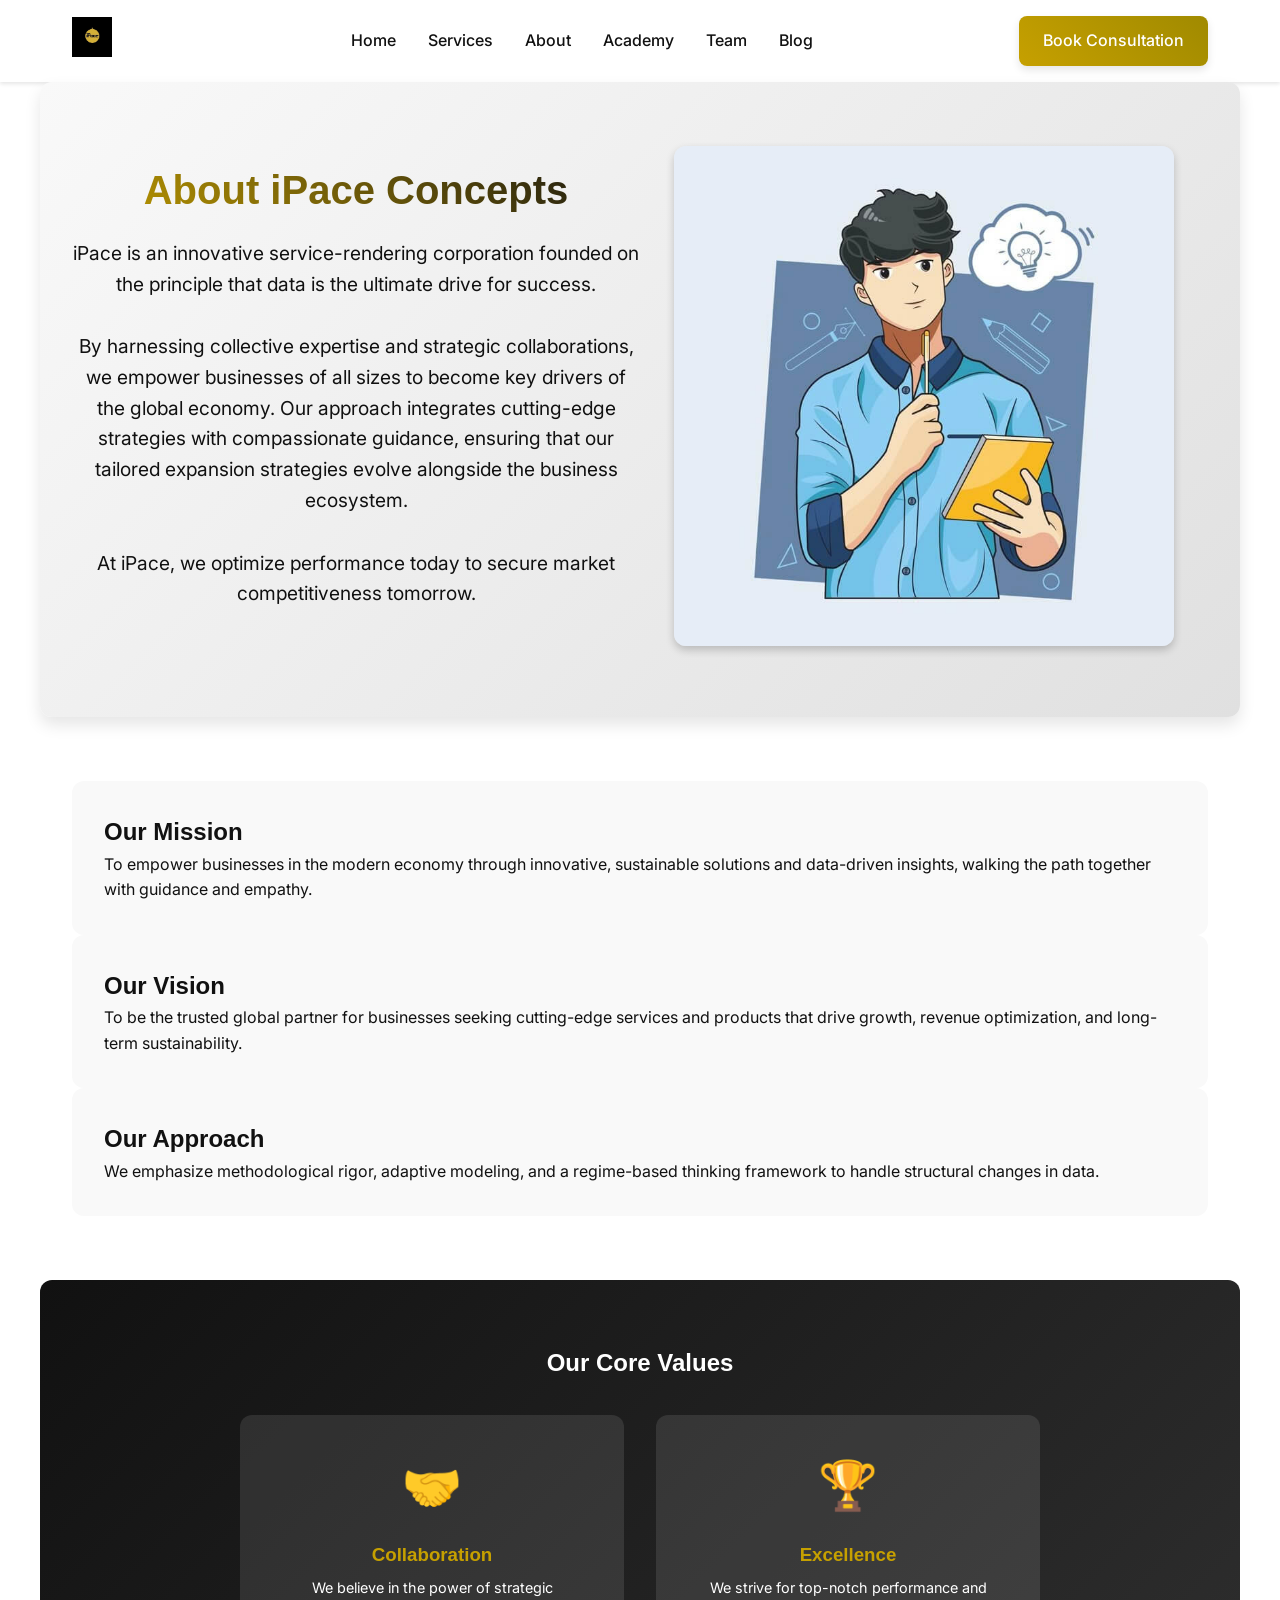
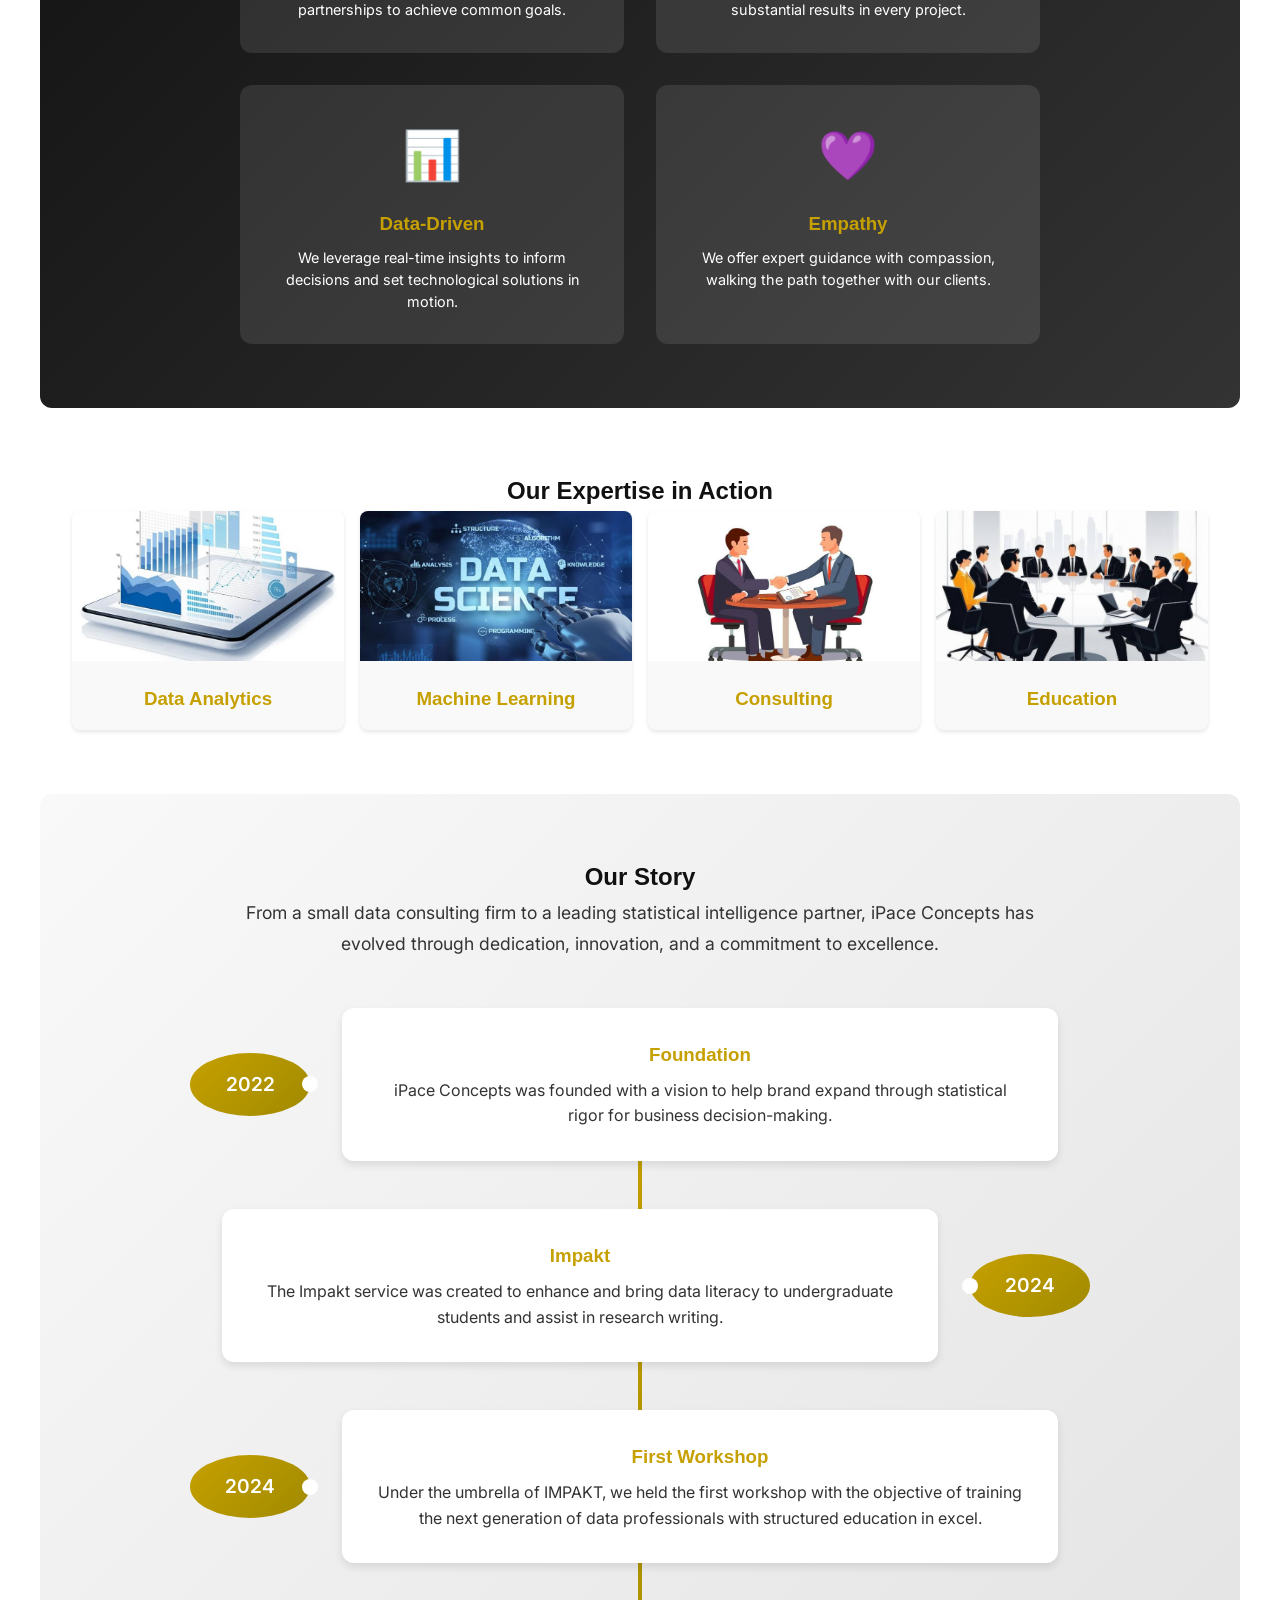
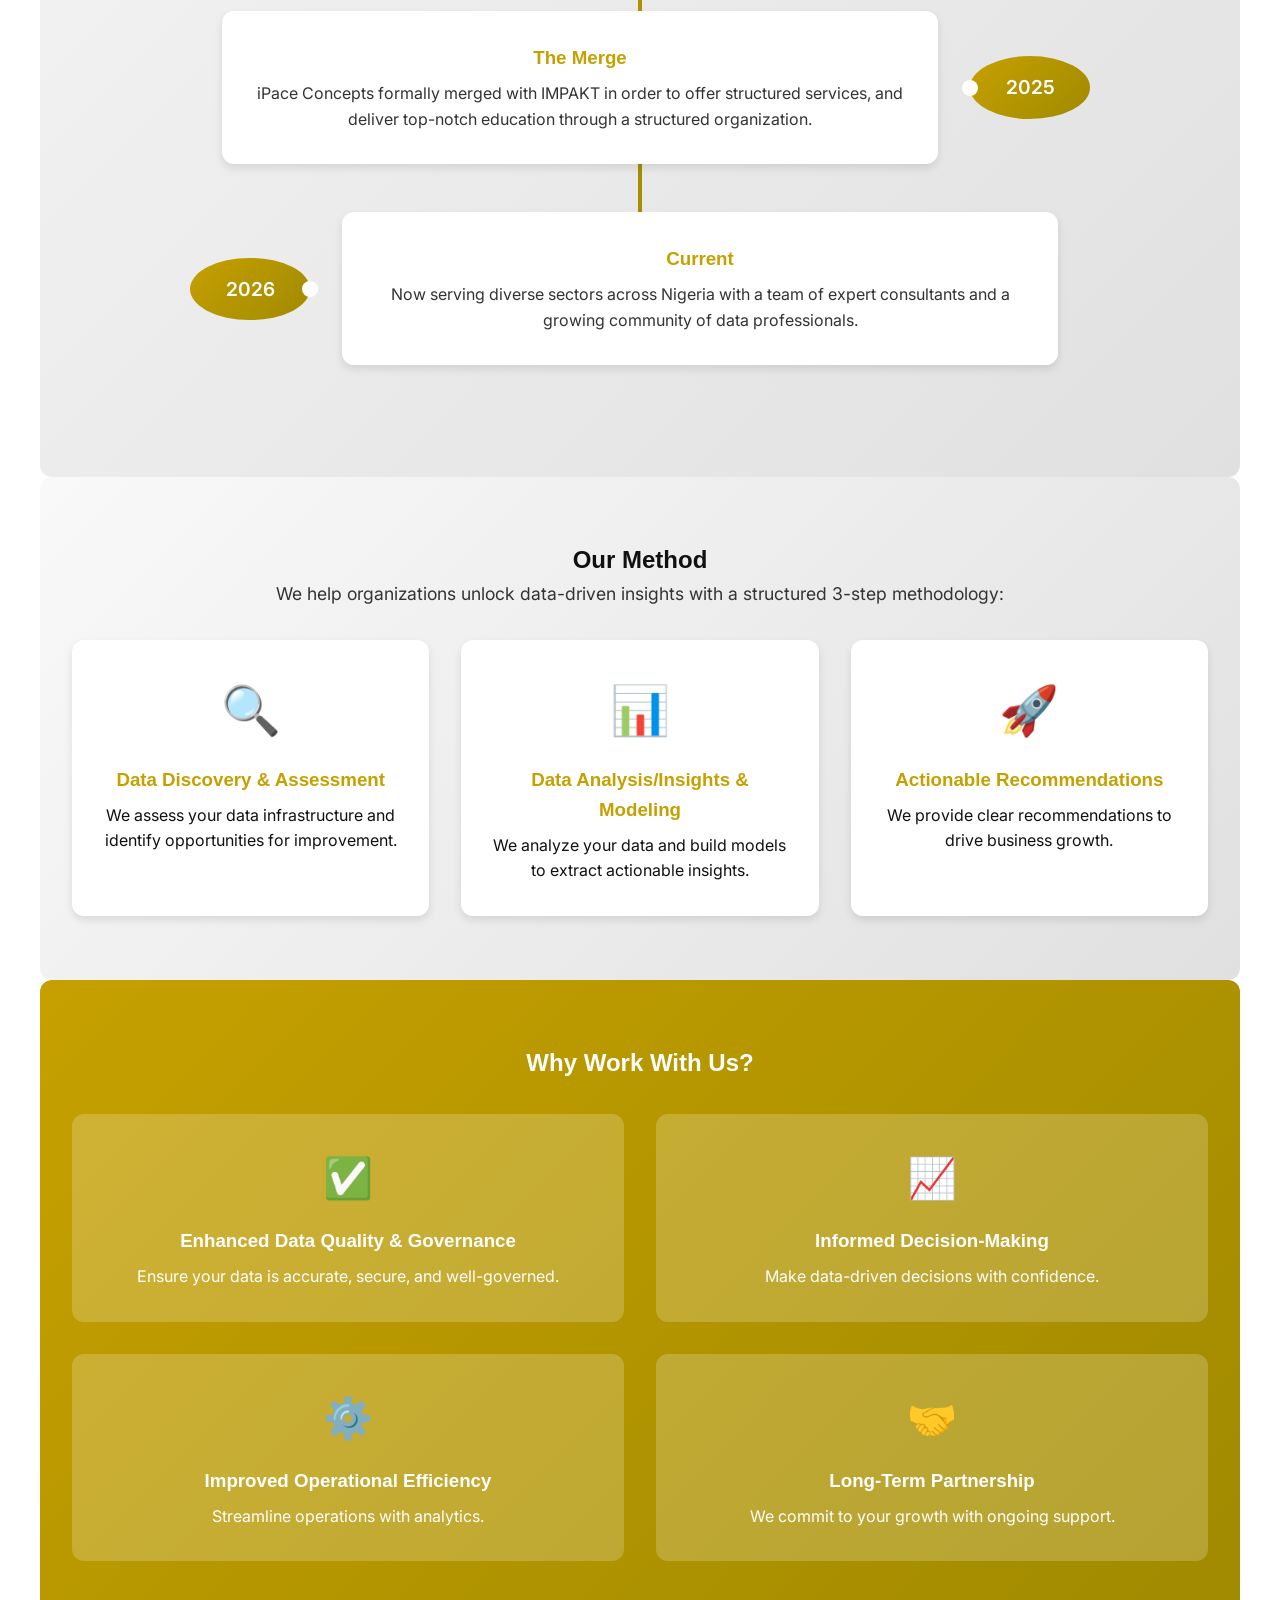
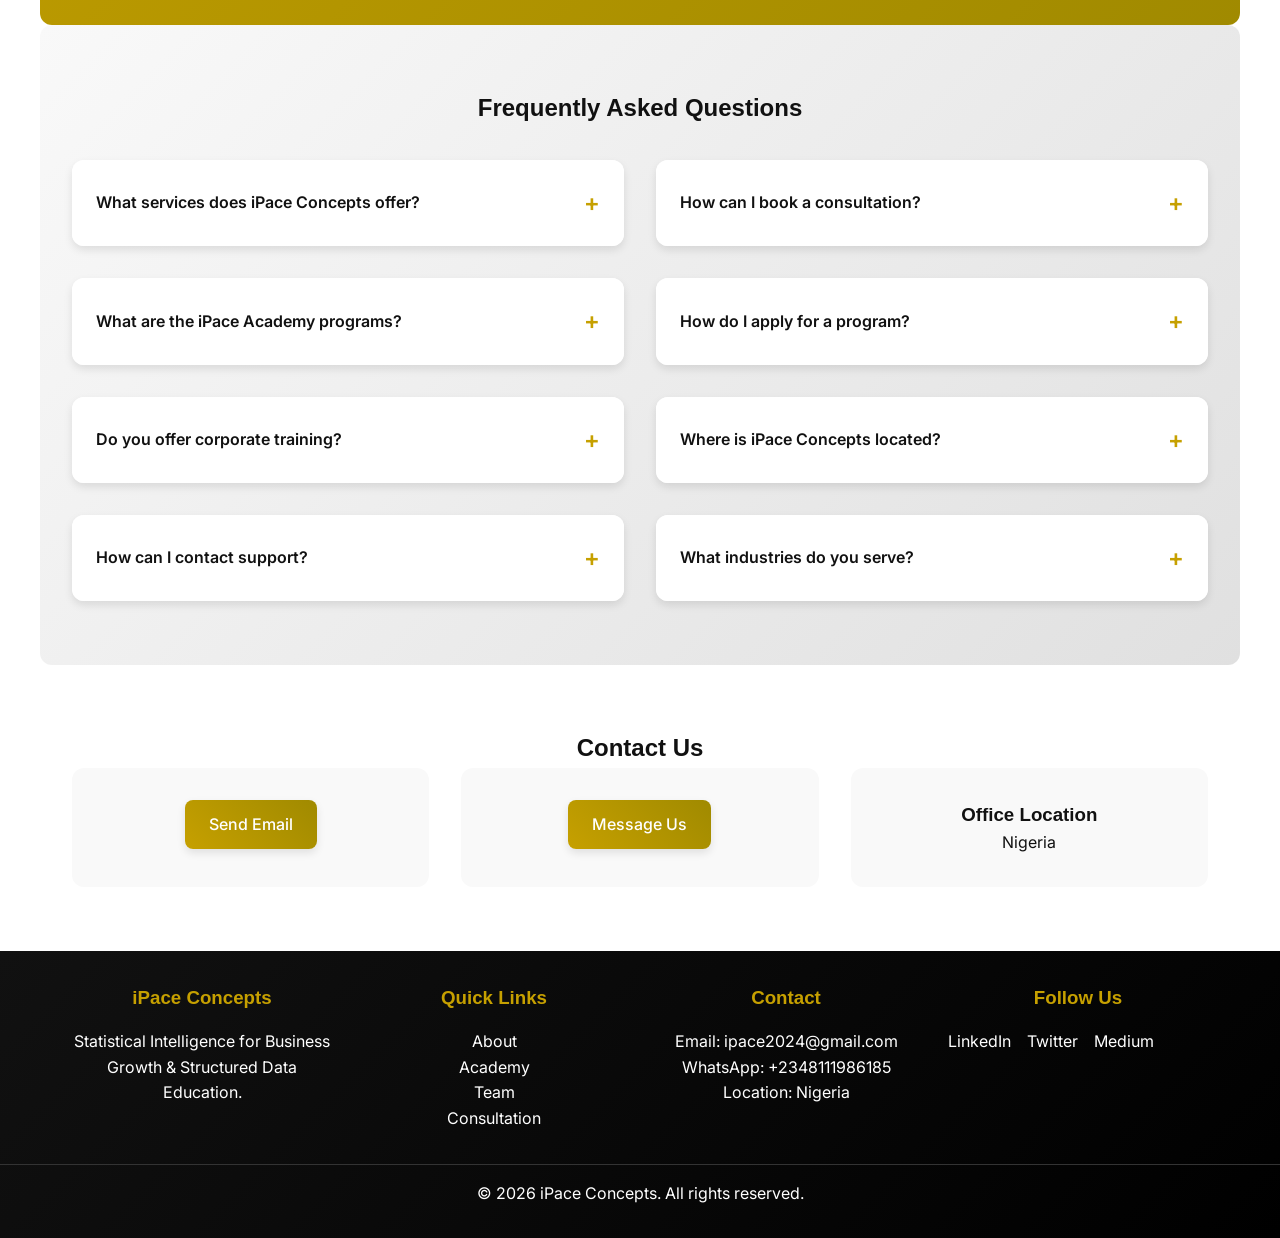
<file: about.html>
<!DOCTYPE html>
<html lang="en">
<head>
    <meta charset="UTF-8">
    <meta name="viewport" content="width=device-width, initial-scale=1.0, maximum-scale=1.0, user-scalable=no">
    <title>About iPace Concepts | Data Intelligence Company in Nigeria</title>
    <meta name="description" content="Learn about iPace Concepts, a data intelligence company founded by Ridwan, specializing in statistical consulting, data systems, and academy programs in Nigeria.">
    <link rel="stylesheet" href="assets/css/style.css">
    <!-- Logo for Search Results -->
    <!-- FAVICONS - ALL SIZES (CRITICAL FOR GOOGLE) -->
    <link rel="icon" type="image/x-icon" href="../assets/images/favicon.ico">
    <link rel="icon" type="image/png" sizes="32x32" href="../assets/images/favicon-32x32.png">
    <link rel="icon" type="image/png" sizes="16x16" href="../assets/images/favicon-16x16.png">
    <link rel="apple-touch-icon" sizes="180x180" href="../assets/images/apple-touch-icon.png">
    
    <!-- OPEN GRAPH (Facebook/LinkedIn/Twitter) -->
    <meta property="og:title" content="ADAP – Applied Data Analysis Program | iPace Data Academy">
    <meta property="og:description" content="4-month structured program. Master Excel, Python, Power BI. Transform data into business decisions. Apply Now!">
    <meta property="og:image" content="https://ipaceconcepts.com.ng/assets/images/adap-og-image.jpg">
    <meta property="og:url" content="https://ipaceconcepts.com.ng/academy/adap">
    <meta property="og:type" content="website">
    
    <!-- TWITTER CARD -->
    <meta name="twitter:card" content="summary_large_image">
    <meta name="twitter:title" content="ADAP – Applied Data Analysis Program">
    <meta name="twitter:description" content="Master data analysis with Excel, Python, Power BI. 4-month program. Apply Now!">
    <meta name="twitter:image" content="https://ipaceconcepts.com.ng/assets/images/adap-twitter.jpg">
    
    <!-- FONTS -->
    <link href="https://fonts.googleapis.com/css2?family=Inter:wght@400;600;700;800;900&display=swap" rel="stylesheet">
    <!-- Google tag (gtag.js) -->
    <script async src="https://www.googletagmanager.com/gtag/js?id=G-ZPH3Y8C8YK"></script>
    <script>
    window.dataLayer = window.dataLayer || [];
    function gtag(){dataLayer.push(arguments);}
    gtag('js', new Date());

    gtag('config', 'G-ZPH3Y8C8YK');
    </script>
</head>
<body>
    <header class="header">
        <nav class="nav">
            <div class="nav-logo">
                <a href="/"><img src="assets/images/logo.jpg" alt="iPace Concepts Logo" class="logo"></a>
            </div>
            <ul class="nav-menu">
                <li><a href="/">Home</a></li>
                <li><a href="/services">Services</a></li>
                <li><a href="/about">About</a></li>
                <li class="dropdown">
                    <a href="/academy">Academy</a>
                    <ul class="dropdown-menu">
                        <li><a href="/programs/rdap">RDAP</a></li>
                        <li><a href="/programs/adap">ADAP</a></li>
                        <li><a href="/programs/mldip">MLDIP</a></li>
                    </ul>
                </li>
                <li><a href="/team">Team</a></li>
                <li><a href="#" onclick="window.open('https://medium.com/@ipace2024', '_blank')">Blog</a></li>
            </ul>
            <div class="hamburger">☰</div>
            <div class="mobile-menu">
                <ul>
                    <li><a href="/">Home</a></li>
                    <li><a href="/services">Services</a></li>
                    <li><a href="/about">About</a></li>
                    <li><a href="/academy">Academy</a></li>
                    <li><a href="/team">Team</a></li>
                    <li><a href="#" onclick="window.open('https://medium.com/@ipace2024', '_blank')">Blog</a></li>
                    <li><a href="/consultation">Consultation</a></li>
                </ul>
            </div>
            <div class="nav-cta">
                <a href="/consultation" class="btn btn-primary">Book Consultation</a>
            </div>
        </nav>
    </header>
    <main>
        <section class="hero">
            <div class="hero-content">
                <h1>About iPace Concepts</h1>
                <p>iPace is an innovative service-rendering corporation founded on the principle that data is the ultimate drive for success. </p>
                <p>By harnessing collective expertise and strategic collaborations, we empower businesses of all sizes to become key drivers of the global economy. Our approach integrates cutting-edge strategies with compassionate guidance, ensuring that our tailored expansion strategies evolve alongside the business ecosystem.</p>
                <p>At iPace, we optimize performance today to secure market competitiveness tomorrow.</p>
            </div>
            <div class="hero-image">
                <img src="assets/images/about_header.jpg" alt="About iPace Concepts" class="hero-img">
            </div>
        </section>
        <section class="section mission-vision">
            <div class="container">
                <div class="mission-tile">
                    <h2>Our Mission</h2>
                    <p>To empower businesses in the modern economy through innovative, sustainable solutions and data-driven insights, walking the path together with guidance and empathy.</p>
                </div>
                <div class="vision-tile">
                    <h2>Our Vision</h2>
                    <p>To be the trusted global partner for businesses seeking cutting-edge services and products that drive growth, revenue optimization, and long-term sustainability.</p>
                </div>
                <div class="approach-tile">
                    <h2>Our Approach</h2>
                    <p>We emphasize methodological rigor, adaptive modeling, and a regime-based thinking framework to handle structural changes in data.</p>
                </div>
            </div>
        </section>

                <!-- Our Core Values Section -->
        <section class="section our-core-values">
            <div class="container">
                <h2>Our Core Values</h2>
                <div class="values-grid">
                    <div class="value-tile">
                        <div class="value-icon">🤝</div>
                        <h3>Collaboration</h3>
                        <p>We believe in the power of strategic partnerships to achieve common goals.</p>
                    </div>
                    <div class="value-tile">
                        <div class="value-icon">🏆</div>
                        <h3>Excellence</h3>
                        <p>We strive for top-notch performance and substantial results in every project.</p>
                    </div>
                    <div class="value-tile">
                        <div class="value-icon">📊</div>
                        <h3>Data-Driven</h3>
                        <p>We leverage real-time insights to inform decisions and set technological solutions in motion.</p>
                    </div>
                    <div class="value-tile">
                        <div class="value-icon">💜</div>
                        <h3>Empathy</h3>
                        <p>We offer expert guidance with compassion, walking the path together with our clients.</p>
                    </div>
                </div>
            </div>
        </section>
        <section class="section expertise">
            <div class="container">
                <h2>Our Expertise in Action</h2>
                <div class="expertise-tiles">
                    <div class="expertise-tile">
                        <img src="assets/images/expertise1.jpg" alt="Data Analytics">
                        <h3>Data Analytics</h3>
                    </div>
                    <div class="expertise-tile">
                        <img src="assets/images/exertise2.jpg" alt="Machine Learning">
                        <h3>Machine Learning</h3>
                    </div>
                    <div class="expertise-tile">
                        <img src="assets/images/expertise3.jpg" alt="Consulting">
                        <h3>Consulting</h3>
                    </div>
                    <div class="expertise-tile">
                        <img src="assets/images/expertise4.jpg" alt="Education">
                        <h3>Education</h3>
                    </div>
                </div>
            </div>
        </section>

                <!-- Our Story Section -->
        <section class="section our-story">
            <div class="container">
                <h2>Our Story</h2>
                <p class="story-intro">
                    From a small data consulting firm to a leading statistical intelligence partner, iPace Concepts has evolved through dedication, innovation, and a commitment to excellence.
                </p>
                <div class="story-timeline">
                    <div class="timeline-item">
                        <div class="timeline-year">2022</div>
                        <div class="timeline-content">
                            <h3>Foundation</h3>
                            <p>iPace Concepts was founded with a vision to help brand expand through statistical rigor for business decision-making.</p>
                        </div>
                    </div>
                    <div class="timeline-item">
                        <div class="timeline-year">2024</div>
                        <div class="timeline-content">
                            <h3>Impakt</h3>
                            <p>The Impakt service was created to enhance and bring data literacy to undergraduate students and assist in research writing.</p>
                        </div>
                    </div>
                    <div class="timeline-item">
                        <div class="timeline-year">2024</div>
                        <div class="timeline-content">
                            <h3>First Workshop</h3>
                            <p>Under the umbrella of IMPAKT, we held the first workshop with the objective of training the next generation of data professionals with structured education in excel.</p>
                        </div>
                    </div>
                    <div class="timeline-item">
                        <div class="timeline-year">2025</div>
                        <div class="timeline-content">
                            <h3>The Merge</h3>
                            <p>iPace Concepts formally merged with IMPAKT in order to offer structured services, and deliver top-notch education through a structured organization.</p>
                        </div>
                    </div>
                    <div class="timeline-item">
                        <div class="timeline-year">2026</div>
                        <div class="timeline-content">
                            <h3>Current</h3>
                            <p>Now serving diverse sectors across Nigeria with a team of expert consultants and a growing community of data professionals.</p>
                        </div>
                    </div>
                </div>
            </div>
</section>

        <!-- Our Method Section -->
        <section class="section our-method">
            <div class="container">
                <h2>Our Method</h2>
                <p class="method-intro">We help organizations unlock data-driven insights with a structured 3-step methodology:</p>
                <div class="method-grid">
                    <div class="method-tile">
                        <div class="method-icon">🔍</div>
                        <h3>Data Discovery & Assessment</h3>
                        <p>We assess your data infrastructure and identify opportunities for improvement.</p>
                    </div>
                    <div class="method-tile">
                        <div class="method-icon">📊</div>
                        <h3>Data Analysis/Insights & Modeling</h3>
                        <p>We analyze your data and build models to extract actionable insights.</p>
                    </div>
                    <div class="method-tile">
                        <div class="method-icon">🚀</div>
                        <h3>Actionable Recommendations</h3>
                        <p>We provide clear recommendations to drive business growth.</p>
                    </div>
                </div>
            </div>
        </section>

        <!-- Why Work With Us Section -->
        <section class="section why-work-with-us">
            <div class="container">
                <h2>Why Work With Us?</h2>
                <div class="work-tiles-grid">
                    <div class="work-tile">
                        <div class="work-icon">✅</div>
                        <h3>Enhanced Data Quality & Governance</h3>
                        <p>Ensure your data is accurate, secure, and well-governed.</p>
                    </div>
                    <div class="work-tile">
                        <div class="work-icon">📈</div>
                        <h3>Informed Decision-Making</h3>
                        <p>Make data-driven decisions with confidence.</p>
                    </div>
                    <div class="work-tile">
                        <div class="work-icon">⚙️</div>
                        <h3>Improved Operational Efficiency</h3>
                        <p>Streamline operations with analytics.</p>
                    </div>
                    <div class="work-tile">
                        <div class="work-icon">🤝</div>
                        <h3>Long-Term Partnership</h3>
                        <p>We commit to your growth with ongoing support.</p>
                    </div>
                </div>
            </div>
        </section>

                <!-- FAQ Section -->
        <section class="section faq-section">
            <div class="container">
                <h2>Frequently Asked Questions</h2>
                <div class="faq-grid">
                    <div class="faq-item">
                        <div class="faq-question">What services does iPace Concepts offer?</div>
                        <div class="faq-answer">
                            <p>We offer Business Data Intelligence Systems, Data Audits, Statistical Consulting, Retail Intelligence, and Data Academy Programs.</p>
                        </div>
                    </div>
                    <div class="faq-item">
                        <div class="faq-question">How can I book a consultation?</div>
                        <div class="faq-answer">
                            <p>You can book a consultation by clicking the "Book Consultation" button in the header or visiting our consultation page.</p>
                        </div>
                    </div>
                    <div class="faq-item">
                        <div class="faq-question">What are the iPace Academy programs?</div>
                        <div class="faq-answer">
                            <p>We offer RDAP (Research & Data Analytics), ADAP (Advanced Data Analytics), and MLDIP (Machine Learning & Decision Intelligence).</p>
                        </div>
                    </div>
                    <div class="faq-item">
                        <div class="faq-question">How do I apply for a program?</div>
                        <div class="faq-answer">
                            <p>Applications are done through our Google Form. Links are available on each program page under the "Apply Now" button.</p>
                        </div>
                    </div>
                    <div class="faq-item">
                        <div class="faq-question">Do you offer corporate training?</div>
                        <div class="faq-answer">
                            <p>Yes, we provide customized corporate training and consulting services for businesses and organizations.</p>
                        </div>
                    </div>
                    <div class="faq-item">
                        <div class="faq-question">Where is iPace Concepts located?</div>
                        <div class="faq-answer">
                            <p>We are based in Nigeria and serve clients across the country and internationally through remote consulting.</p>
                        </div>
                    </div>
                    <div class="faq-item">
                        <div class="faq-question">How can I contact support?</div>
                        <div class="faq-answer">
                            <p>You can reach us via email at ipace2024@gmail.com, WhatsApp at +2348111986185, or through our website contact form.</p>
                        </div>
                    </div>
                    <div class="faq-item">
                        <div class="faq-question">What industries do you serve?</div>
                        <div class="faq-answer">
                            <p>We serve Retail, Government, Health, Agriculture, Education, and HR sectors with tailored data solutions.</p>
                        </div>
                    </div>
                </div>
            </div>
        </section>
        <section class="section contact-section">
            <div class="container">
                <h2>Contact Us</h2>
                <div class="contact-grid">
                    <div class="contact-item">
                        <a href="mailto:ipace2024@gmail.com" class="btn btn-primary">Send Email</a>
                    </div>
                    <div class="contact-item">
                        <a href="https://wa.me/+2348111986185" class="btn btn-primary">Message Us</a>
                    </div>
                    <div class="contact-item">
                        <h3>Office Location</h3>
                        <p>Nigeria</p>
                    </div>
                </div>
            </div>
        </section>
    </main>
    <footer class="footer">
        <div class="container">
            <div class="footer-grid">
                <div class="footer-section">
                    <h3>iPace Concepts</h3>
                    <p>Statistical Intelligence for Business Growth & Structured Data Education.</p>
                </div>
                <div class="footer-section">
                    <h3>Quick Links</h3>
                    <ul>
                        <li><a href="/about">About</a></li>
                        <li><a href="/academy">Academy</a></li>
                        <li><a href="/team">Team</a></li>
                        <li><a href="/consultation">Consultation</a></li>
                    </ul>
                </div>
                <div class="footer-section">
                    <h3>Contact</h3>
                    <p>Email: ipace2024@gmail.com</p>
                    <p>WhatsApp: +2348111986185</p>
                    <p>Location: Nigeria</p>
                </div>
                <div class="footer-section">
                    <h3>Follow Us</h3>
                    <ul class="social-links">
                        <li><a href="https://www.linkedin.com/company/ipace24">LinkedIn</a></li>
                        <li><a href="https://x.com/ipace2024">Twitter</a></li>
                        <li><a href="https://medium.com/@ipace2024">Medium</a></li>
                    </ul>
                </div>
            </div>
            <div class="footer-bottom">
                <p>&copy; 2026 iPace Concepts. All rights reserved.</p>
            </div>
        </div>
    </footer>
    <script src="assets/js/script.js"></script>
</body>
</html>
</file>
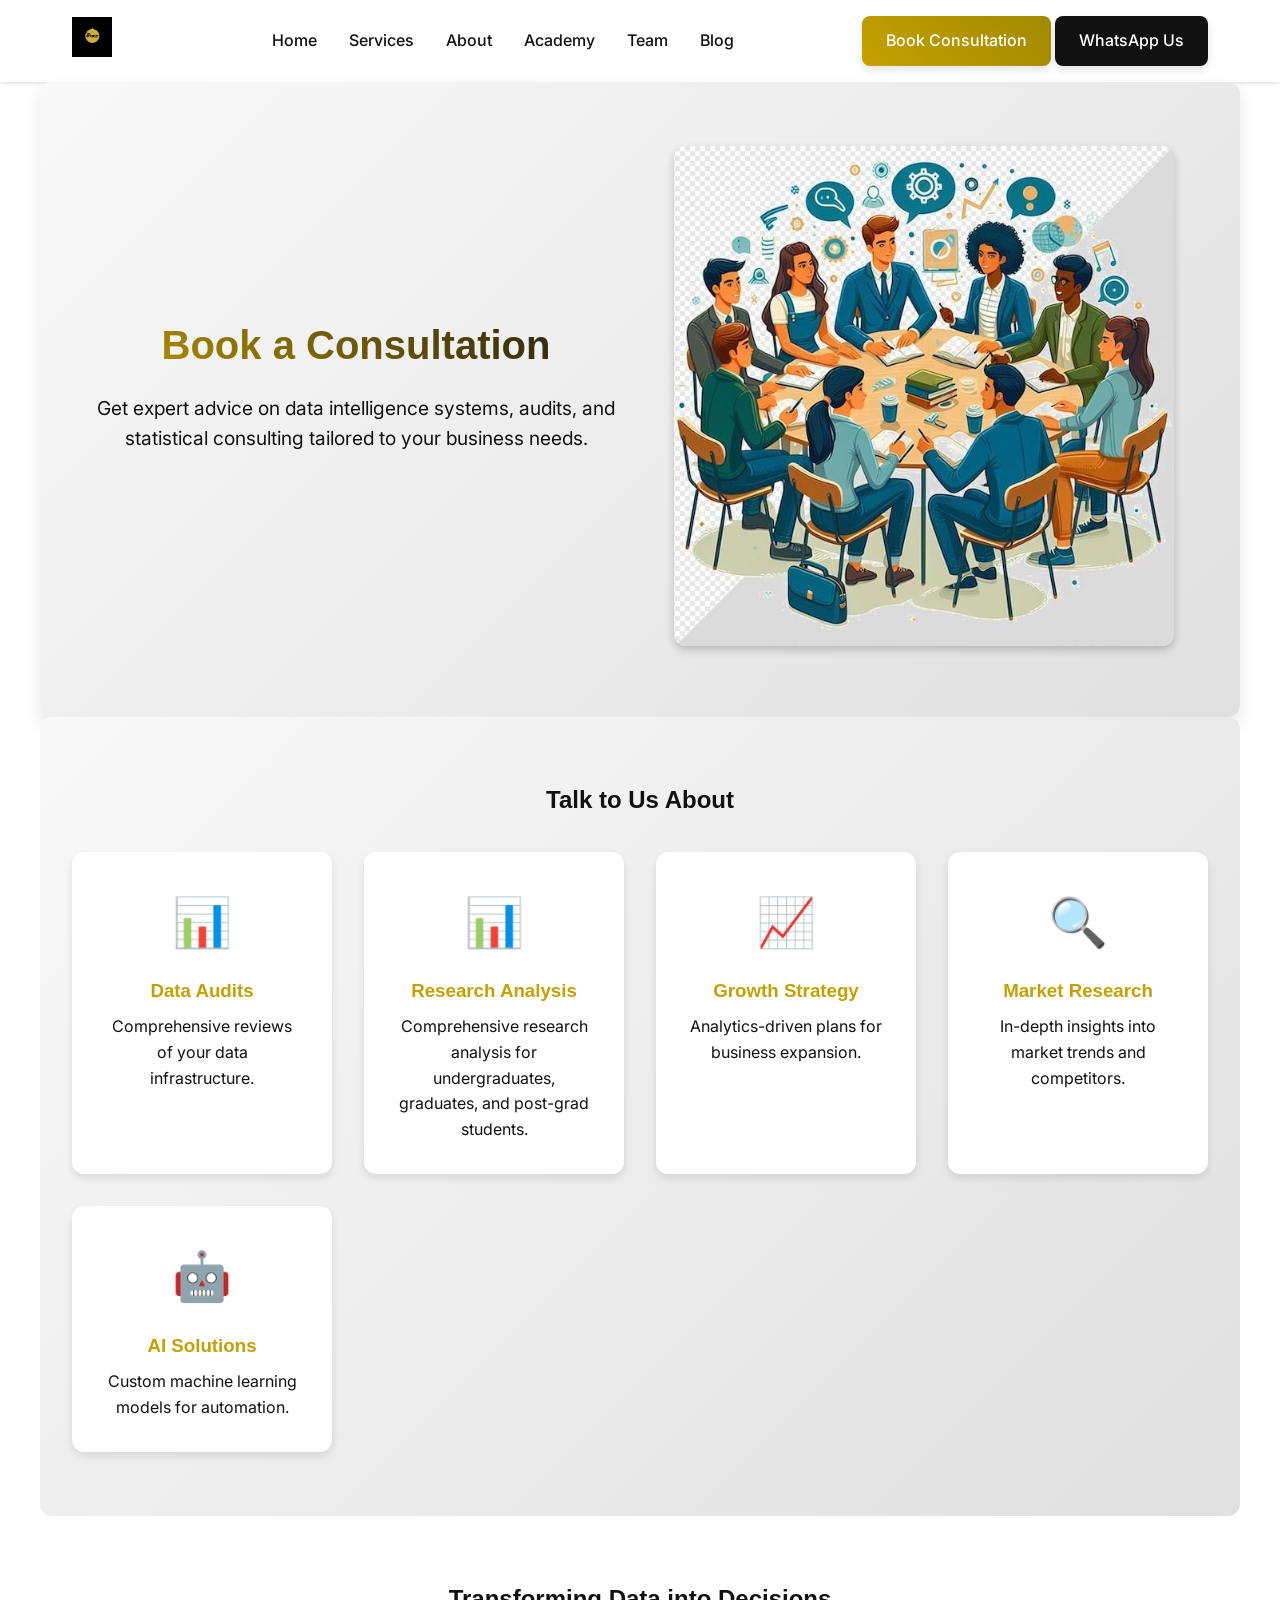
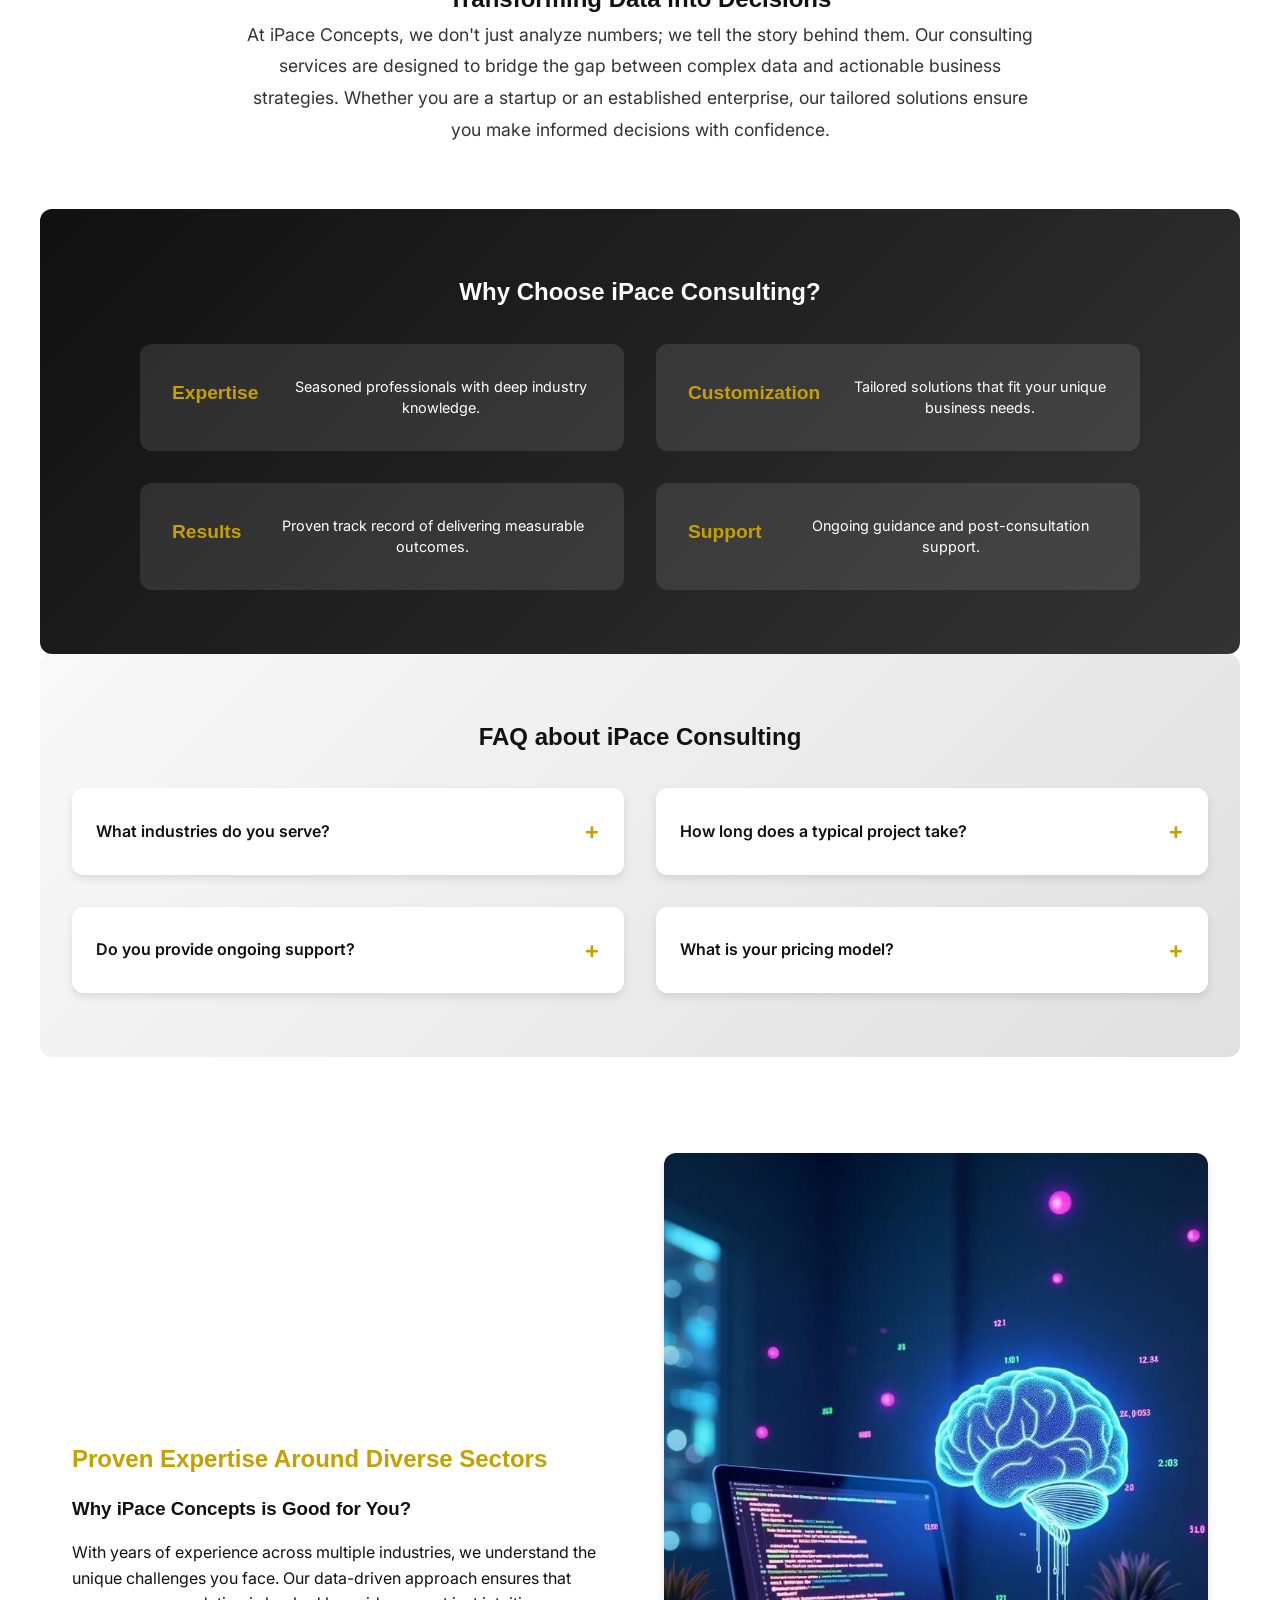
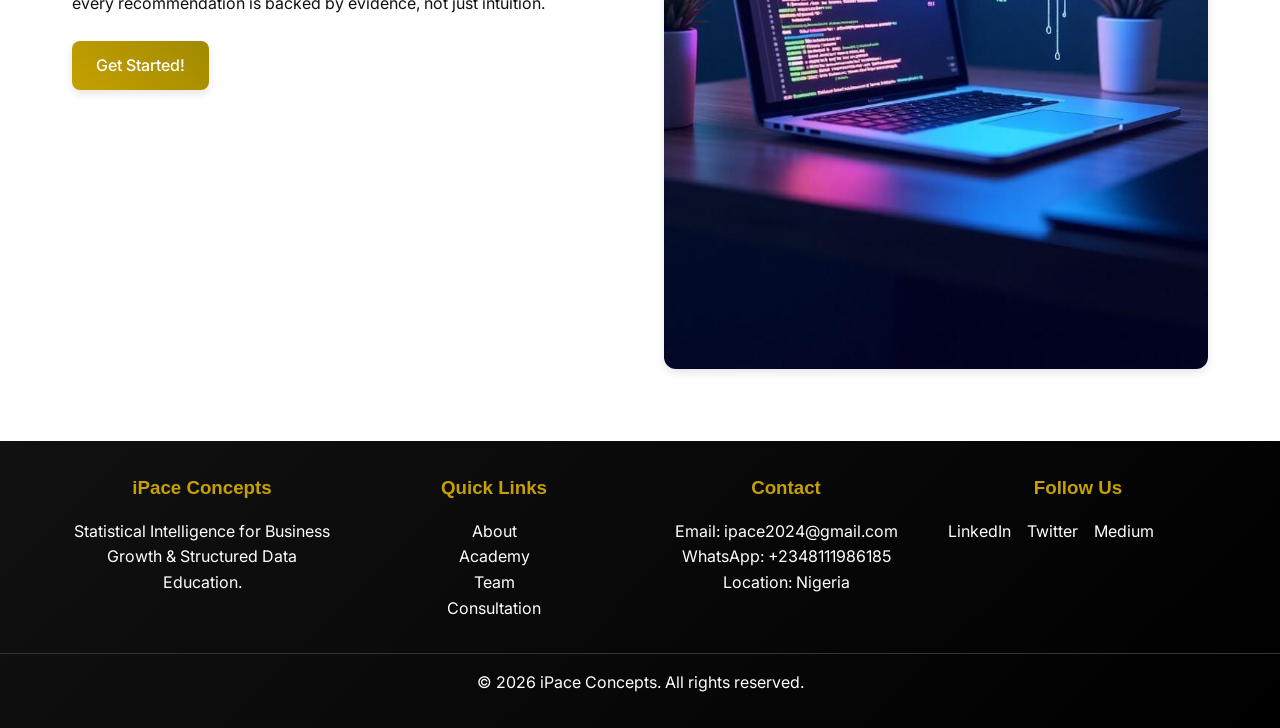
<file: consultation.html>
<!DOCTYPE html>
<html lang="en">
<head>
    <meta charset="UTF-8">
    <meta name="viewport" content="width=device-width, initial-scale=1.0, maximum-scale=1.0, user-scalable=no">
    <title>Book a Consultation | iPace Concepts</title>
    <meta name="description" content="Book a consultation with iPace Concepts for data intelligence systems, audits, and statistical consulting services.">
    <link rel="stylesheet" href="assets/css/style.css">
    <!-- Logo for Search Results -->
    <!-- FAVICONS - ALL SIZES (CRITICAL FOR GOOGLE) -->
    <link rel="icon" type="image/x-icon" href="../assets/images/favicon.ico">
    <link rel="icon" type="image/png" sizes="32x32" href="../assets/images/favicon-32x32.png">
    <link rel="icon" type="image/png" sizes="16x16" href="../assets/images/favicon-16x16.png">
    <link rel="apple-touch-icon" sizes="180x180" href="../assets/images/apple-touch-icon.png">
    
    <!-- OPEN GRAPH (Facebook/LinkedIn/Twitter) -->
    <meta property="og:title" content="ADAP – Applied Data Analysis Program | iPace Data Academy">
    <meta property="og:description" content="4-month structured program. Master Excel, Python, Power BI. Transform data into business decisions. Apply Now!">
    <meta property="og:image" content="https://ipaceconcepts.com.ng/assets/images/adap-og-image.jpg">
    <meta property="og:url" content="https://ipaceconcepts.com.ng/academy/adap">
    <meta property="og:type" content="website">
    
    <!-- TWITTER CARD -->
    <meta name="twitter:card" content="summary_large_image">
    <meta name="twitter:title" content="ADAP – Applied Data Analysis Program">
    <meta name="twitter:description" content="Master data analysis with Excel, Python, Power BI. 4-month program. Apply Now!">
    <meta name="twitter:image" content="https://ipaceconcepts.com.ng/assets/images/adap-twitter.jpg">
    
    <!-- FONTS -->
    <link href="https://fonts.googleapis.com/css2?family=Inter:wght@400;600;700;800;900&display=swap" rel="stylesheet">
    <!-- Google tag (gtag.js) -->
    <script async src="https://www.googletagmanager.com/gtag/js?id=G-ZPH3Y8C8YK"></script>
    <script>
    window.dataLayer = window.dataLayer || [];
    function gtag(){dataLayer.push(arguments);}
    gtag('js', new Date());

    gtag('config', 'G-ZPH3Y8C8YK');
    </script>
</head>
<body>
    <header class="header">
        <nav class="nav">
            <div class="nav-logo">
                <a href="/"><img src="assets/images/logo.jpg" alt="iPace Concepts Logo" class="logo"></a>
            </div>
            <ul class="nav-menu">
                <li><a href="/">Home</a></li>
                <li><a href="/services">Services</a></li>
                <li><a href="/about">About</a></li>
                <li class="dropdown">
                    <a href="/academy">Academy</a>
                    <ul class="dropdown-menu">
                        <li><a href="/programs/rdap">RDAP</a></li>
                        <li><a href="/programs/adap">ADAP</a></li>
                        <li><a href="/programs/mldip">MLDIP</a></li>
                    </ul>
                </li>
                <li><a href="/team">Team</a></li>
                <li><a href="#" onclick="window.open('https://medium.com/@ipace2024', '_blank')">Blog</a></li>
            </ul>
            <div class="hamburger">☰</div>
            <div class="mobile-menu">
                <ul>
                    <li><a href="/">Home</a></li>
                    <li><a href="/services">Services</a></li>
                    <li><a href="/about">About</a></li>
                    <li><a href="/academy">Academy</a></li>
                    <li><a href="/team">Team</a></li>
                    <li><a href="#" onclick="window.open('https://medium.com/@ipace2024', '_blank')">Blog</a></li>
                    <li><a href="/consultation">Consultation</a></li>
                </ul>
            </div>
            <div class="nav-cta">
                <a href="/consultation" class="btn btn-primary">Book Consultation</a>
                <a href="https://wa.me/+2349065713645" class="btn btn-secondary">WhatsApp Us</a>
            </div>
        </nav>
    </header>
    <main>
        <!-- Hero Section (Keep existing) -->
        <section class="hero">
            <div class="hero-content">
                <h1>Book a Consultation</h1>
                <p>Get expert advice on data intelligence systems, audits, and statistical consulting tailored to your business needs.</p>
            </div>
            <div class="hero-image">
                <img src="assets/images/group.jpg" alt="Consultation" class="hero-img">
            </div>
        </section>

        <!-- Talk to Us About Section -->
        <section class="section talk-to-us">
            <div class="container">
                <h2>Talk to Us About</h2>
                <div class="services-grid">
                    <div class="service-tile">
                        <div class="service-icon">📊</div>
                        <h3>Data Audits</h3>
                        <p>Comprehensive reviews of your data infrastructure.</p>
                    </div>
                    <div class="service-tile">
                        <div class="service-icon">📊</div>
                        <h3>Research Analysis</h3>
                        <p>Comprehensive research analysis for undergraduates, graduates, and post-grad students.</p>
                    </div>
                    <div class="service-tile">
                        <div class="service-icon">📈</div>
                        <h3>Growth Strategy</h3>
                        <p>Analytics-driven plans for business expansion.</p>
                    </div>
                    <div class="service-tile">
                        <div class="service-icon">🔍</div>
                        <h3>Market Research</h3>
                        <p>In-depth insights into market trends and competitors.</p>
                    </div>
                    <div class="service-tile">
                        <div class="service-icon">🤖</div>
                        <h3>AI Solutions</h3>
                        <p>Custom machine learning models for automation.</p>
                    </div>
                </div>
            </div>
        </section>

        <!-- Copywriting Section -->
        <section class="section copywriting-section">
            <div class="container">
                <h2>Transforming Data into Decisions</h2>
                <p class="copy-text">
                    At iPace Concepts, we don't just analyze numbers; we tell the story behind them. 
                    Our consulting services are designed to bridge the gap between complex data and actionable business strategies. 
                    Whether you are a startup or an established enterprise, our tailored solutions ensure you make informed decisions with confidence.
                </p>
            </div>
        </section>

        <!-- Why Choose Us (Consulting) -->
        <section class="section why-choose-consulting">
            <div class="container">
                <h2>Why Choose iPace Consulting?</h2>
                <div class="why-grid">
                    <div class="why-tile">
                        <h3>Expertise</h3>
                        <p>Seasoned professionals with deep industry knowledge.</p>
                    </div>
                    <div class="why-tile">
                        <h3>Customization</h3>
                        <p>Tailored solutions that fit your unique business needs.</p>
                    </div>
                    <div class="why-tile">
                        <h3>Results</h3>
                        <p>Proven track record of delivering measurable outcomes.</p>
                    </div>
                    <div class="why-tile">
                        <h3>Support</h3>
                        <p>Ongoing guidance and post-consultation support.</p>
                    </div>
                </div>
            </div>
        </section>

        <!-- FAQ Section -->
        <section class="section faq-section">
            <div class="container">
                <h2>FAQ about iPace Consulting</h2>
                <div class="faq-grid">
                    <div class="faq-item">
                        <div class="faq-question">What industries do you serve?</div>
                        <div class="faq-answer">
                            <p>We serve diverse sectors including Retail, Government, Health, Agriculture, Education, and HR.</p>
                        </div>
                    </div>
                    <div class="faq-item">
                        <div class="faq-question">How long does a typical project take?</div>
                        <div class="faq-answer">
                            <p>Project timelines vary based on complexity, but most consulting engagements range from 4 to 12 weeks.</p>
                        </div>
                    </div>
                    <div class="faq-item">
                        <div class="faq-question">Do you provide ongoing support?</div>
                        <div class="faq-answer">
                            <p>Yes, we offer post-consultation support to ensure the implementation of our recommendations is successful.</p>
                        </div>
                    </div>
                    <div class="faq-item">
                        <div class="faq-question">What is your pricing model?</div>
                        <div class="faq-answer">
                            <p>We offer flexible pricing based on project scope, including hourly rates and fixed-fee packages.</p>
                        </div>
                    </div>
                </div>
            </div>
        </section>

        <!-- Proven Expertise Section -->
        <section class="section expertise-section">
            <div class="container">
                <div class="expertise-content">
                    <div class="expertise-text">
                        <h2>Proven Expertise Around Diverse Sectors</h2>
                        <h3>Why iPace Concepts is Good for You?</h3>
                        <p>With years of experience across multiple industries, we understand the unique challenges you face. Our data-driven approach ensures that every recommendation is backed by evidence, not just intuition.</p>
                        <a href="mailto:ipace2024@gmail.com" class="btn btn-primary">Get Started!</a>
                    </div>
                    <div class="expertise-image">
                        <img src="assets/images/experienced_learners.jpg" alt="iPace Expertise" class="expertise-img">
                    </div>
                </div>
            </div>
        </section>
    </main>

    <footer class="footer">
        <div class="container">
            <div class="footer-grid">
                <div class="footer-section">
                    <h3>iPace Concepts</h3>
                    <p>Statistical Intelligence for Business Growth & Structured Data Education.</p>
                </div>
                <div class="footer-section">
                    <h3>Quick Links</h3>
                    <ul>
                        <li><a href="/about">About</a></li>
                        <li><a href="/academy">Academy</a></li>
                        <li><a href="/team">Team</a></li>
                        <li><a href="/consultation">Consultation</a></li>
                    </ul>
                </div>
                <div class="footer-section">
                    <h3>Contact</h3>
                    <p>Email: ipace2024@gmail.com</p>
                    <p>WhatsApp: +2348111986185</p>
                    <p>Location: Nigeria</p>
                </div>
                <div class="footer-section">
                    <h3>Follow Us</h3>
                    <ul class="social-links">
                        <li><a href="https://www.linkedin.com/company/ipace24">LinkedIn</a></li>
                        <li><a href="https://x.com/ipace2024">Twitter</a></li>
                        <li><a href="https://medium.com/@ipace2024">Medium</a></li>
                    </ul>
                </div>
            </div>
            <div class="footer-bottom">
                <p>&copy; 2026 iPace Concepts. All rights reserved.</p>
            </div>
        </div>
    </footer>
    <script src="assets/js/script.js"></script>
</body>
</html>
</file>
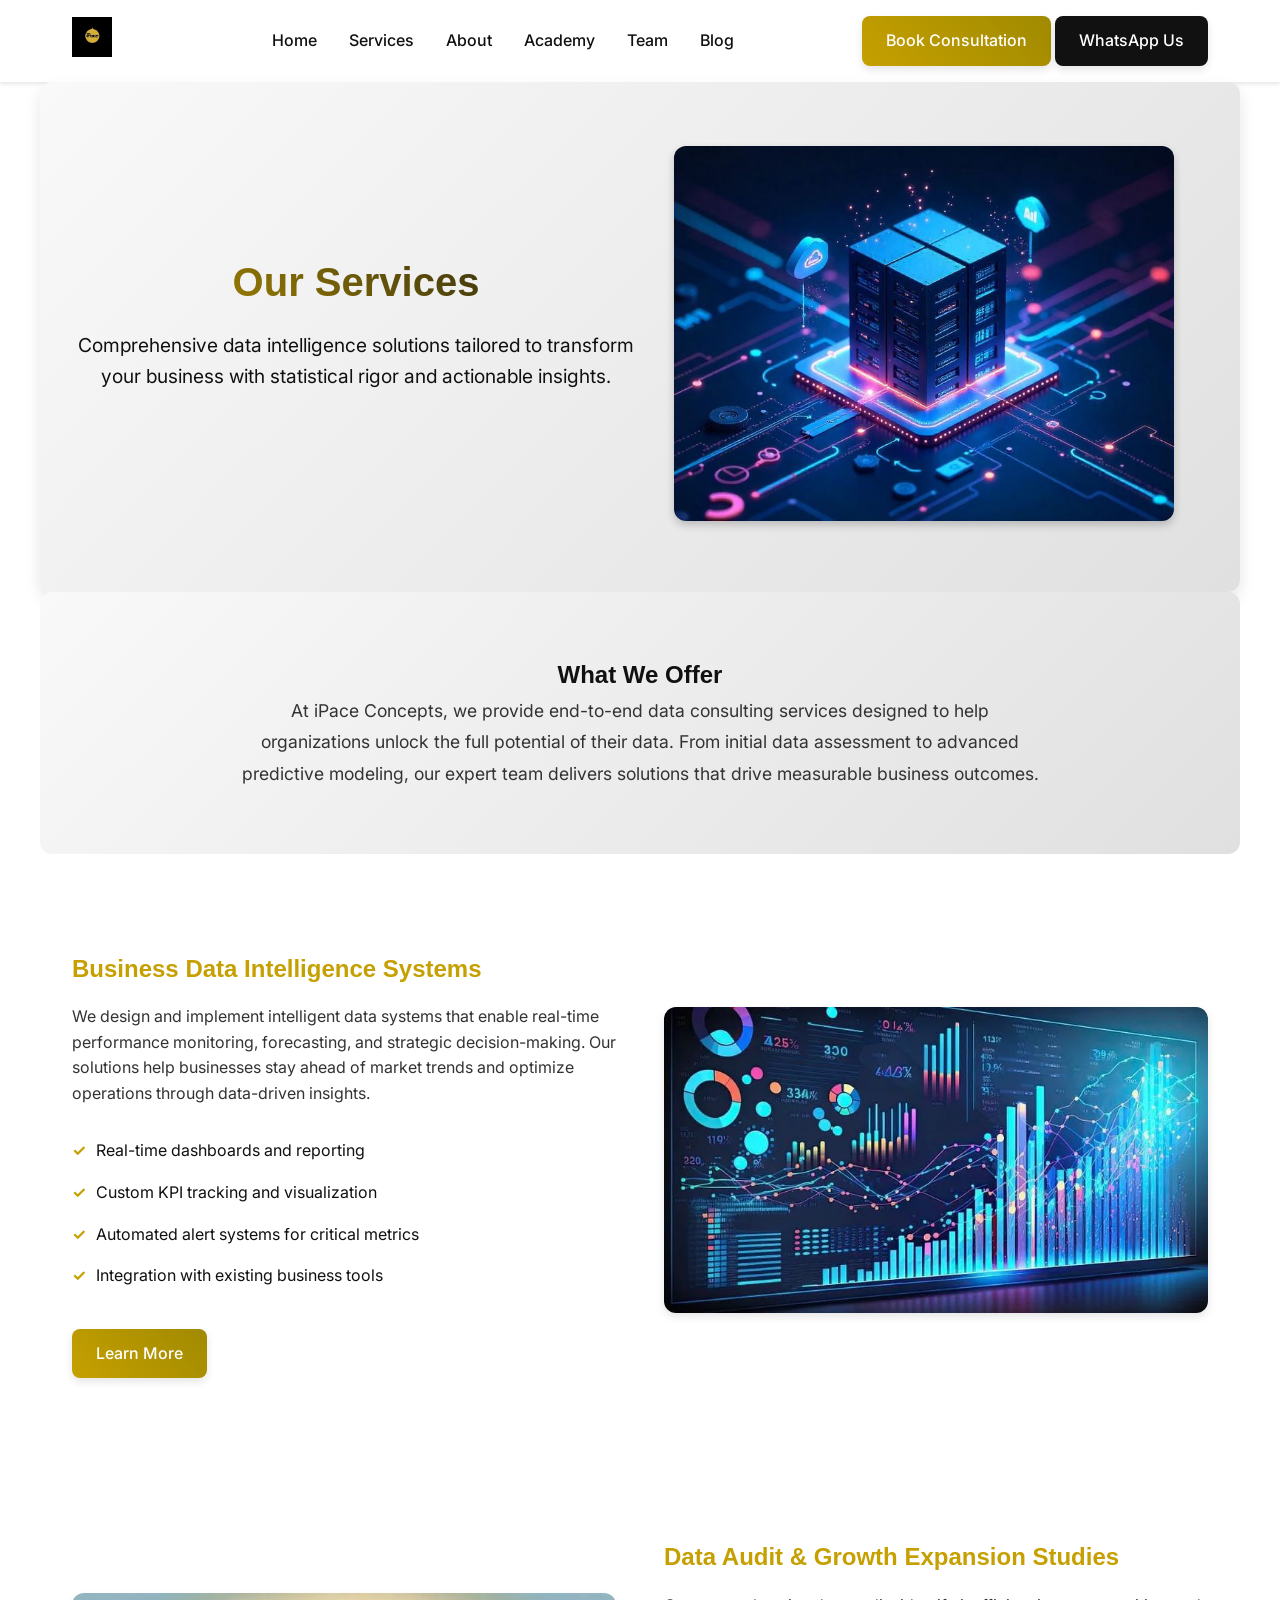
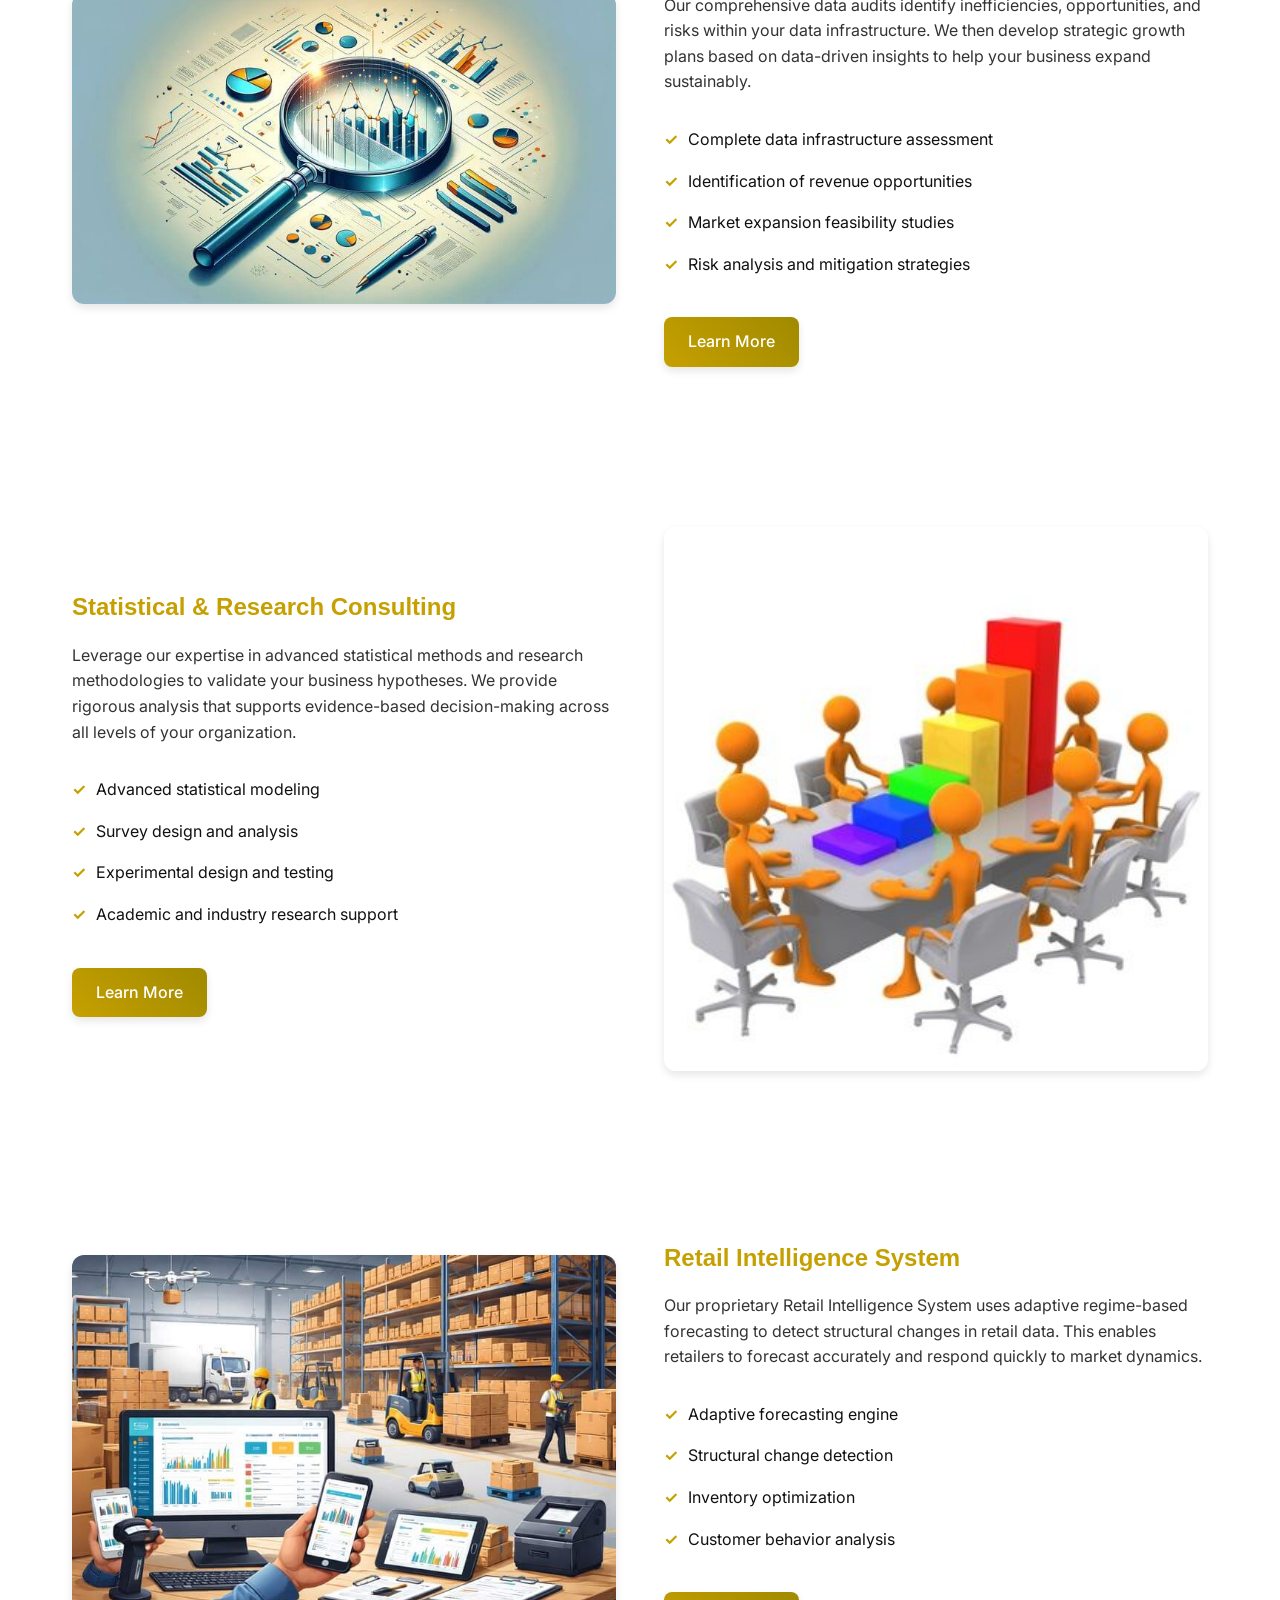
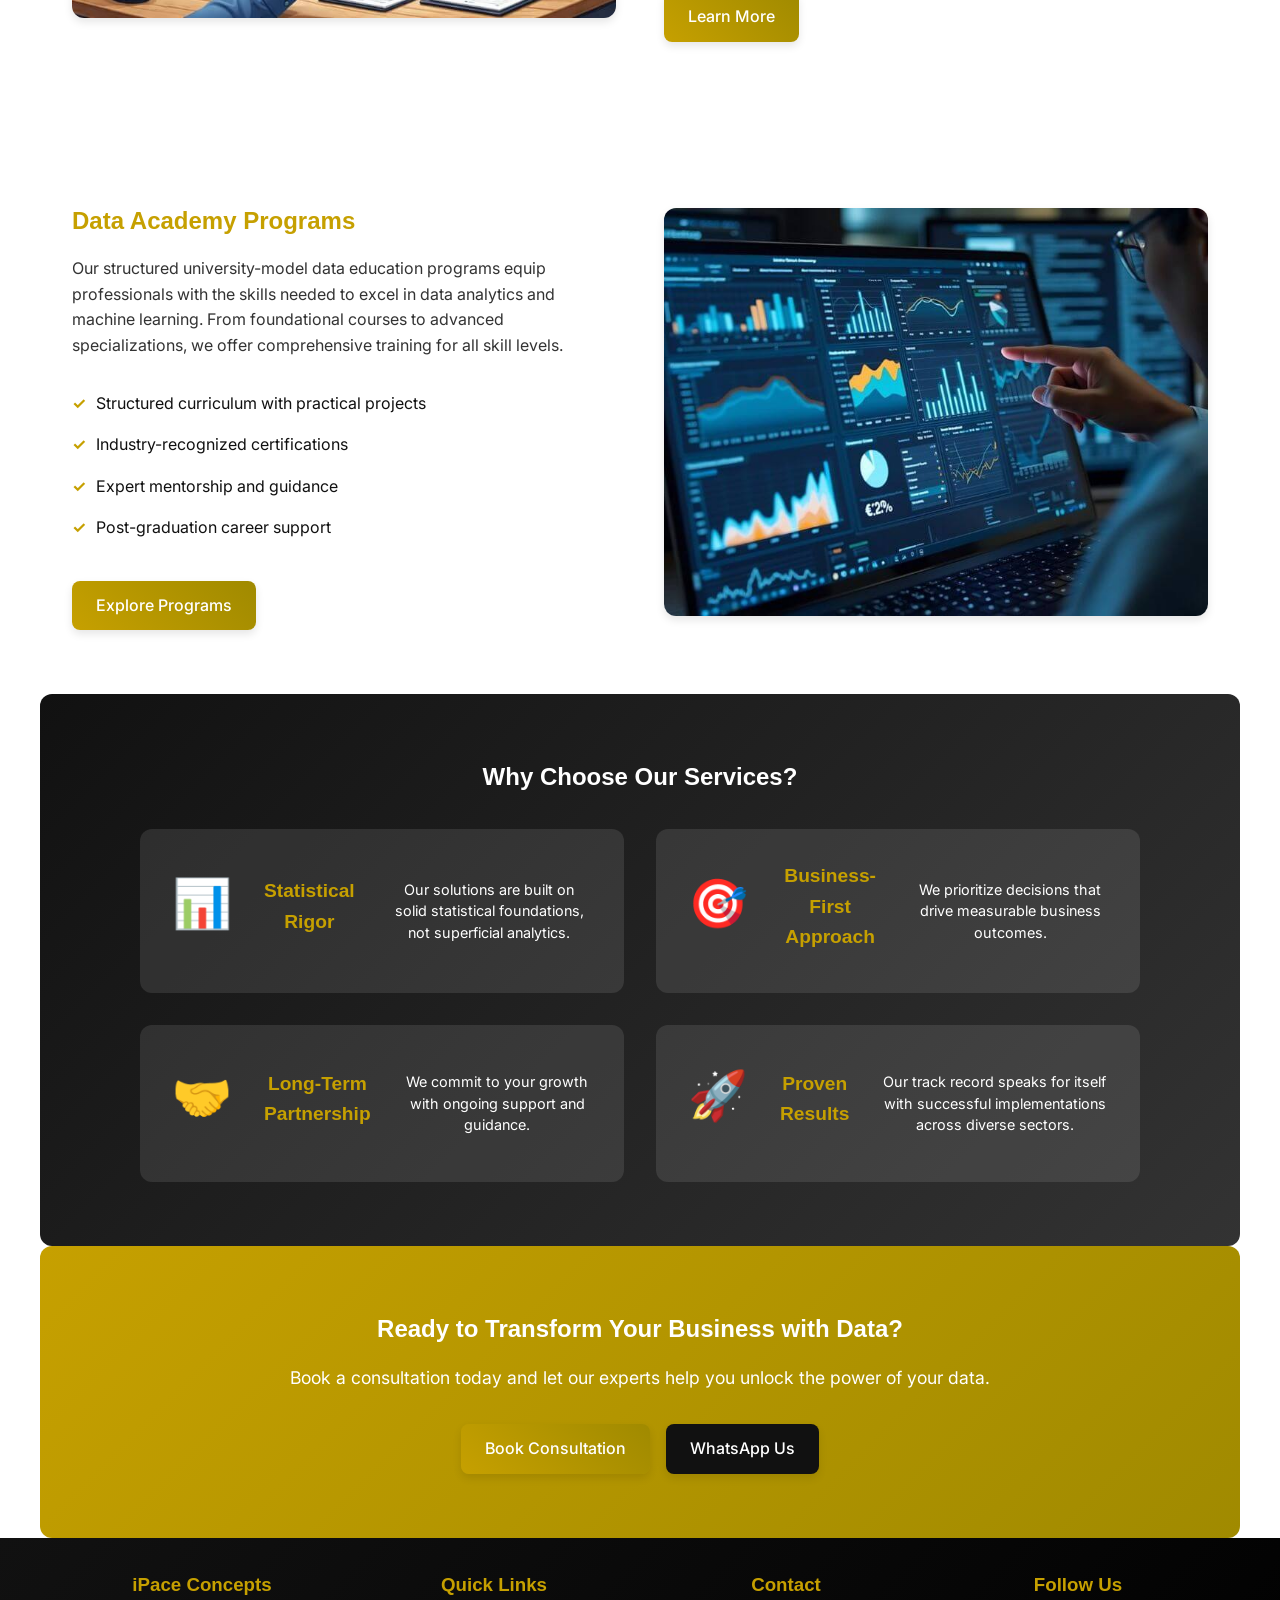
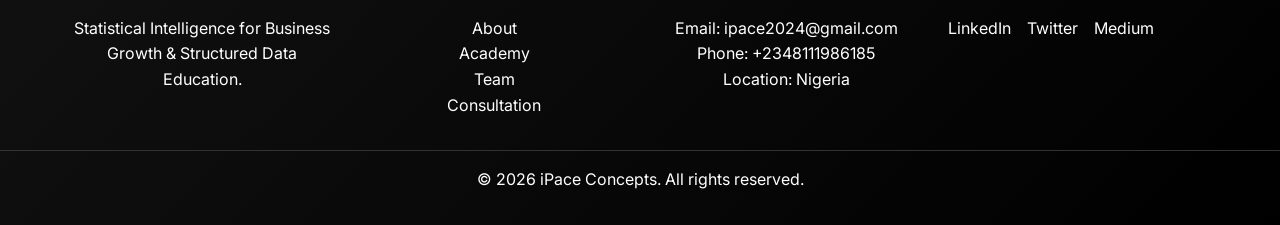
<file: services.html>
<!DOCTYPE html>
<html lang="en">
<head>
    <meta charset="UTF-8">
    <meta name="viewport" content="width=device-width, initial-scale=1.0, maximum-scale=1.0, user-scalable=no">
    <title>Our Services | iPace Concepts</title>
    <meta name="description" content="Explore our comprehensive data consulting services including business intelligence, data audits, statistical consulting, and more.">
    <link rel="stylesheet" href="assets/css/style.css">

        <!-- Logo for Search Results -->
    <!-- FAVICONS - ALL SIZES (CRITICAL FOR GOOGLE) -->
    <link rel="icon" type="image/x-icon" href="../assets/images/favicon.ico">
    <link rel="icon" type="image/png" sizes="32x32" href="../assets/images/favicon-32x32.png">
    <link rel="icon" type="image/png" sizes="16x16" href="../assets/images/favicon-16x16.png">
    <link rel="apple-touch-icon" sizes="180x180" href="../assets/images/apple-touch-icon.png">
    
    <!-- OPEN GRAPH (Facebook/LinkedIn/Twitter) -->
    <meta property="og:title" content="ADAP – Applied Data Analysis Program | iPace Data Academy">
    <meta property="og:description" content="4-month structured program. Master Excel, Python, Power BI. Transform data into business decisions. Apply Now!">
    <meta property="og:image" content="https://ipaceconcepts.com.ng/assets/images/adap-og-image.jpg">
    <meta property="og:url" content="https://ipaceconcepts.com.ng/academy/adap">
    <meta property="og:type" content="website">
    
    <!-- TWITTER CARD -->
    <meta name="twitter:card" content="summary_large_image">
    <meta name="twitter:title" content="ADAP – Applied Data Analysis Program">
    <meta name="twitter:description" content="Master data analysis with Excel, Python, Power BI. 4-month program. Apply Now!">
    <meta name="twitter:image" content="https://ipaceconcepts.com.ng/assets/images/adap-twitter.jpg">
    
    <!-- FONTS -->
    <link href="https://fonts.googleapis.com/css2?family=Inter:wght@400;600;700;800;900&display=swap" rel="stylesheet">
    <!-- Google tag (gtag.js) -->
    <script async src="https://www.googletagmanager.com/gtag/js?id=G-ZPH3Y8C8YK"></script>
    <script>
    window.dataLayer = window.dataLayer || [];
    function gtag(){dataLayer.push(arguments);}
    gtag('js', new Date());

    gtag('config', 'G-ZPH3Y8C8YK');
    </script>
</head>
<body>
    <header class="header">
        <nav class="nav">
            <div class="nav-logo">
                <a href="/"><img src="assets/images/logo.jpg" alt="iPace Concepts Logo" class="logo"></a>
            </div>
            <ul class="nav-menu">
                <li><a href="/">Home</a></li>
                <li><a href="/services">Services</a></li>
                <li><a href="/about">About</a></li>
                <li class="dropdown">
                    <a href="/academy">Academy</a>
                    <ul class="dropdown-menu">
                        <li><a href="/programs/rdap">RDAP</a></li>
                        <li><a href="/programs/adap">ADAP</a></li>
                        <li><a href="/programs/mldip">MLDIP</a></li>
                    </ul>
                </li>
                <li><a href="/team">Team</a></li>
                <li><a href="#" onclick="window.open('https://medium.com/@ipace2024', '_blank')">Blog</a></li>
            </ul>
            <div class="hamburger">☰</div>
            <div class="mobile-menu">
                <ul>
                    <li><a href="/index">Home</a></li>
                    <li><a href="/services">Services</a></li>
                    <li><a href="/about">About</a></li>
                    <li><a href="/academy">Academy</a></li>
                    <li><a href="/team">Team</a></li>
                    <li><a href="#" onclick="window.open('www.medium.com/@ipace2024', '_blank')">Blog</a></li>
                    <li><a href="/consultation">Consultation</a></li>
                </ul>
            </div>
            <div class="nav-cta">
                <a href="/consultation" class="btn btn-primary">Book Consultation</a>
                <a href="https://wa.me/2348111986185" class="btn btn-secondary">WhatsApp Us</a>
            </div>
        </nav>
    </header>
    <main>
        <!-- Hero Section -->
        <section class="hero">
            <div class="hero-content">
                <h1>Our Services</h1>
                <p>Comprehensive data intelligence solutions tailored to transform your business with statistical rigor and actionable insights.</p>
            </div>
            <div class="hero-image">
                <img src="assets/images/services_header.jpg" alt="Data Analytics Services" class="hero-img">
            </div>
        </section>

        <!-- Services Overview -->
        <section class="section services-overview">
            <div class="container">
                <h2>What We Offer</h2>
                <p class="overview-text">
                    At iPace Concepts, we provide end-to-end data consulting services designed to help organizations unlock the full potential of their data. 
                    From initial data assessment to advanced predictive modeling, our expert team delivers solutions that drive measurable business outcomes.
                </p>
            </div>
        </section>

        <!-- Service 1: Business Data Intelligence Systems -->
        <section class="section service-detail">
            <div class="container">
                <div class="service-content">
                    <div class="service-text">
                        <h2>Business Data Intelligence Systems</h2>
                        <p class="service-desc">
                            We design and implement intelligent data systems that enable real-time performance monitoring, forecasting, and strategic decision-making. 
                            Our solutions help businesses stay ahead of market trends and optimize operations through data-driven insights.
                        </p>
                        <ul class="service-features">
                            <li>Real-time dashboards and reporting</li>
                            <li>Custom KPI tracking and visualization</li>
                            <li>Automated alert systems for critical metrics</li>
                            <li>Integration with existing business tools</li>
                        </ul>
                        <a href="/consultation" class="btn btn-primary">Learn More</a>
                    </div>
                    <div class="service-image">
                        <img src="assets/images/business_data_intelligence.jpg" alt="Business Intelligence Systems" class="service-img">
                    </div>
                </div>
            </div>
        </section>

        <!-- Service 2: Data Audit & Growth Expansion Studies -->
        <section class="section service-detail">
            <div class="container">
                <div class="service-content reverse">
                    <div class="service-text">
                        <h2>Data Audit & Growth Expansion Studies</h2>
                        <p class="service-desc">
                            Our comprehensive data audits identify inefficiencies, opportunities, and risks within your data infrastructure. 
                            We then develop strategic growth plans based on data-driven insights to help your business expand sustainably.
                        </p>
                        <ul class="service-features">
                            <li>Complete data infrastructure assessment</li>
                            <li>Identification of revenue opportunities</li>
                            <li>Market expansion feasibility studies</li>
                            <li>Risk analysis and mitigation strategies</li>
                        </ul>
                        <a href="/consultation" class="btn btn-primary">Learn More</a>
                    </div>
                    <div class="service-image">
                        <img src="assets/images/data_audit_service.jpg" alt="Data Audit Services" class="service-img">
                    </div>
                </div>
            </div>
        </section>

        <!-- Service 3: Statistical & Research Consulting -->
        <section class="section service-detail">
            <div class="container">
                <div class="service-content">
                    <div class="service-text">
                        <h2>Statistical & Research Consulting</h2>
                        <p class="service-desc">
                            Leverage our expertise in advanced statistical methods and research methodologies to validate your business hypotheses. 
                            We provide rigorous analysis that supports evidence-based decision-making across all levels of your organization.
                        </p>
                        <ul class="service-features">
                            <li>Advanced statistical modeling</li>
                            <li>Survey design and analysis</li>
                            <li>Experimental design and testing</li>
                            <li>Academic and industry research support</li>
                        </ul>
                        <a href="/consultation" class="btn btn-primary">Learn More</a>
                    </div>
                    <div class="service-image">
                        <img src="assets/images/statistical_con_serv.jpg" alt="Statistical Consulting" class="service-img">
                    </div>
                </div>
            </div>
        </section>

        <!-- Service 4: Retail Intelligence System -->
        <section class="section service-detail">
            <div class="container">
                <div class="service-content reverse">
                    <div class="service-text">
                        <h2>Retail Intelligence System</h2>
                        <p class="service-desc">
                            Our proprietary Retail Intelligence System uses adaptive regime-based forecasting to detect structural changes in retail data. 
                            This enables retailers to forecast accurately and respond quickly to market dynamics.
                        </p>
                        <ul class="service-features">
                            <li>Adaptive forecasting engine</li>
                            <li>Structural change detection</li>
                            <li>Inventory optimization</li>
                            <li>Customer behavior analysis</li>
                        </ul>
                        <a href="/consultation" class="btn btn-primary">Learn More</a>
                    </div>
                    <div class="service-image">
                        <img src="assets/images/retail_intel_service.jpg" alt="Retail Intelligence" class="service-img">
                    </div>
                </div>
            </div>
        </section>

        <!-- Service 5: Data Academy Programs -->
        <section class="section service-detail">
            <div class="container">
                <div class="service-content">
                    <div class="service-text">
                        <h2>Data Academy Programs</h2>
                        <p class="service-desc">
                            Our structured university-model data education programs equip professionals with the skills needed to excel in data analytics and machine learning. 
                            From foundational courses to advanced specializations, we offer comprehensive training for all skill levels.
                        </p>
                        <ul class="service-features">
                            <li>Structured curriculum with practical projects</li>
                            <li>Industry-recognized certifications</li>
                            <li>Expert mentorship and guidance</li>
                            <li>Post-graduation career support</li>
                        </ul>
                        <a href="/academy" class="btn btn-primary">Explore Programs</a>
                    </div>
                    <div class="service-image">
                        <img src="assets/images/data_academy.jpg" alt="Data Academy" class="service-img">
                    </div>
                </div>
            </div>
        </section>

        <!-- Why Choose Our Services -->
        <section class="section why-choose-services">
            <div class="container">
                <h2>Why Choose Our Services?</h2>
                <div class="why-grid">
                    <div class="why-tile">
                        <div class="why-icon">📊</div>
                        <h3>Statistical Rigor</h3>
                        <p>Our solutions are built on solid statistical foundations, not superficial analytics.</p>
                    </div>
                    <div class="why-tile">
                        <div class="why-icon">🎯</div>
                        <h3>Business-First Approach</h3>
                        <p>We prioritize decisions that drive measurable business outcomes.</p>
                    </div>
                    <div class="why-tile">
                        <div class="why-icon">🤝</div>
                        <h3>Long-Term Partnership</h3>
                        <p>We commit to your growth with ongoing support and guidance.</p>
                    </div>
                    <div class="why-tile">
                        <div class="why-icon">🚀</div>
                        <h3>Proven Results</h3>
                        <p>Our track record speaks for itself with successful implementations across diverse sectors.</p>
                    </div>
                </div>
            </div>
        </section>

        <!-- Call to Action -->
        <section class="section cta-section">
            <div class="container">
                <h2>Ready to Transform Your Business with Data?</h2>
                <p>Book a consultation today and let our experts help you unlock the power of your data.</p>
                <div class="cta-buttons">
                    <a href="/consultation" class="btn btn-primary">Book Consultation</a>
                    <a href="https://wa.me/2348111986185" class="btn btn-secondary">WhatsApp Us</a>
                </div>
            </div>
        </section>
    </main>
    <footer class="footer">
        <div class="container">
            <div class="footer-grid">
                <div class="footer-section">
                    <h3>iPace Concepts</h3>
                    <p>Statistical Intelligence for Business Growth & Structured Data Education.</p>
                </div>
                <div class="footer-section">
                    <h3>Quick Links</h3>
                    <ul>
                        <li><a href="/about">About</a></li>
                        <li><a href="/academy">Academy</a></li>
                        <li><a href="/team">Team</a></li>
                        <li><a href="/consultation">Consultation</a></li>
                    </ul>
                </div>
                <div class="footer-section">
                    <h3>Contact</h3>
                    <p>Email: ipace2024@gmail.com</p>
                    <p>Phone: +2348111986185</p>
                    <p>Location: Nigeria</p>
                </div>
                <div class="footer-section">
                    <h3>Follow Us</h3>
                    <ul class="social-links">
                        <li><a href="https://www.linkedin.com/company/ipace24">LinkedIn</a></li>
                        <li><a href="https://x.com/ipace2024">Twitter</a></li>
                        <li><a href="https://medium.com/@ipace2024">Medium</a></li>
                    </ul>
                </div>
            </div>
            <div class="footer-bottom">
                <p>&copy; 2026 iPace Concepts. All rights reserved.</p>
            </div>
        </div>
    </footer>
    <script src="assets/js/script.js"></script>
</body>
</html>
</file>
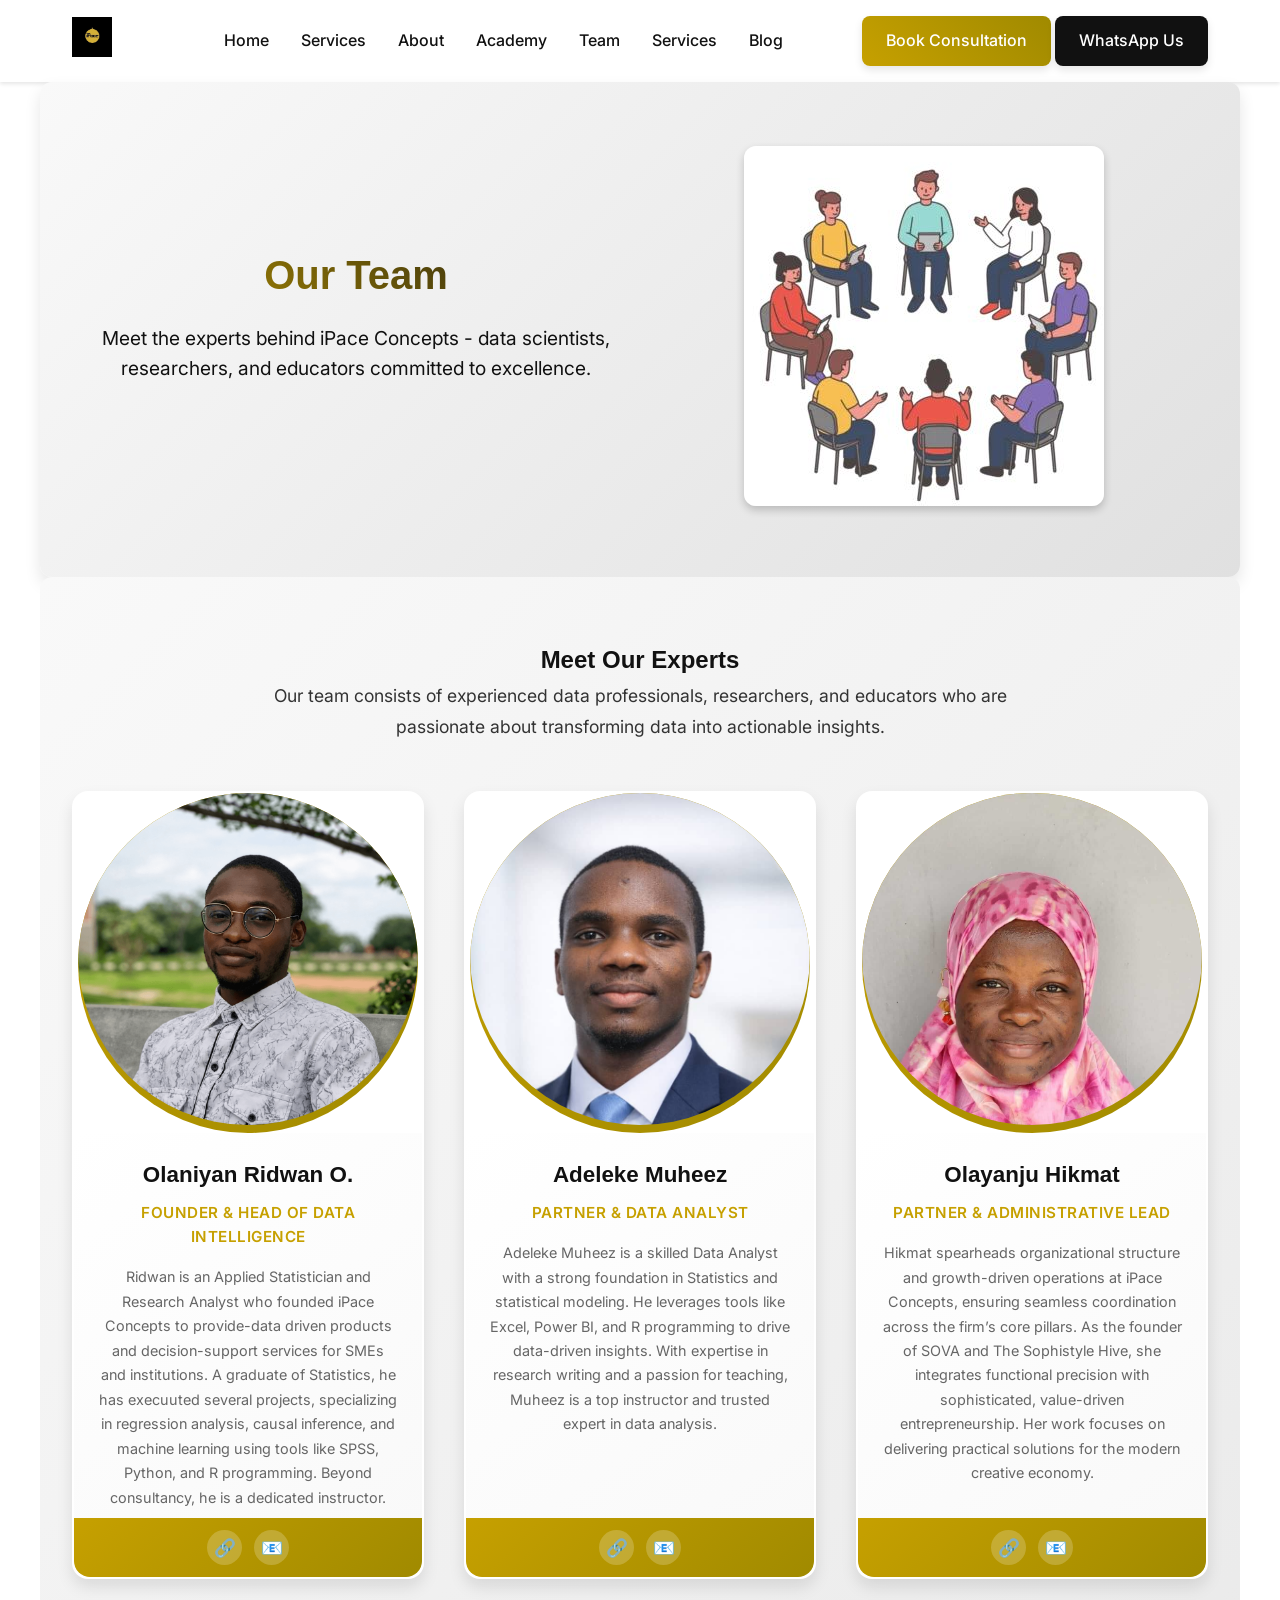
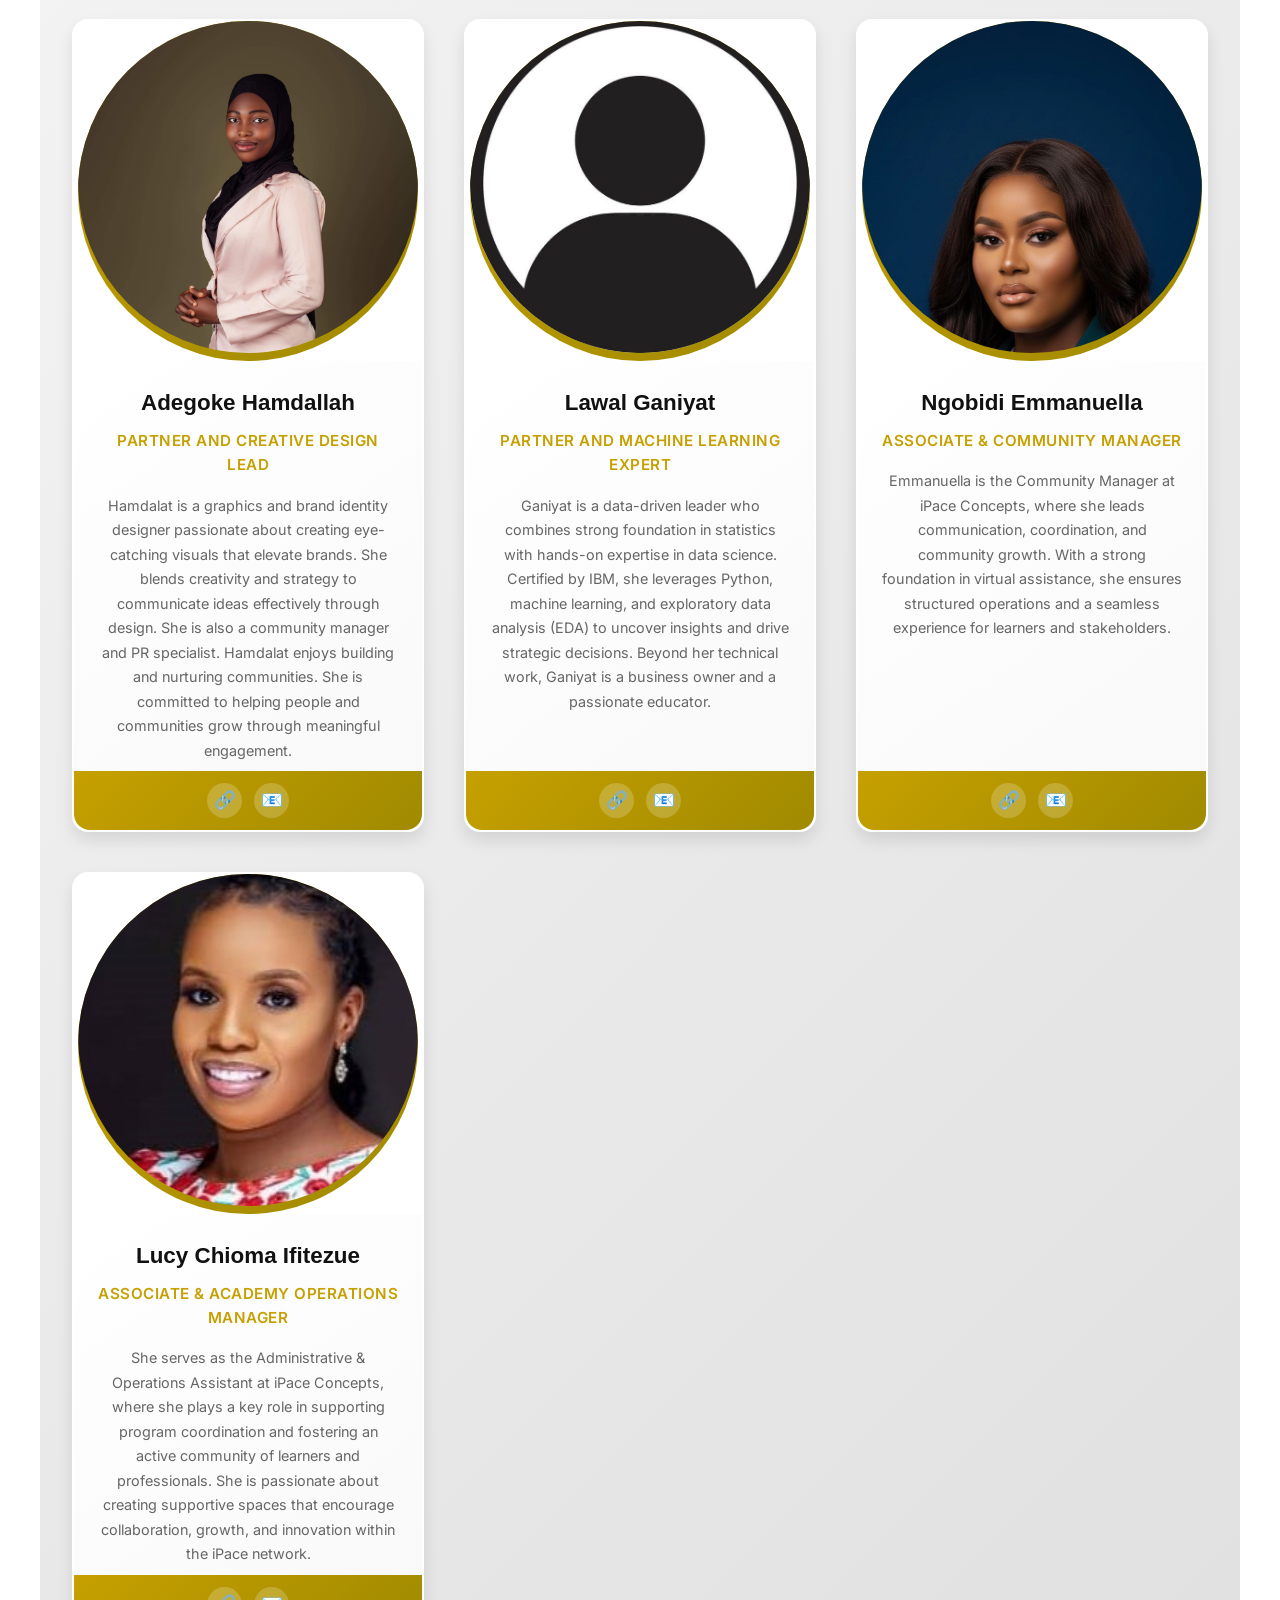
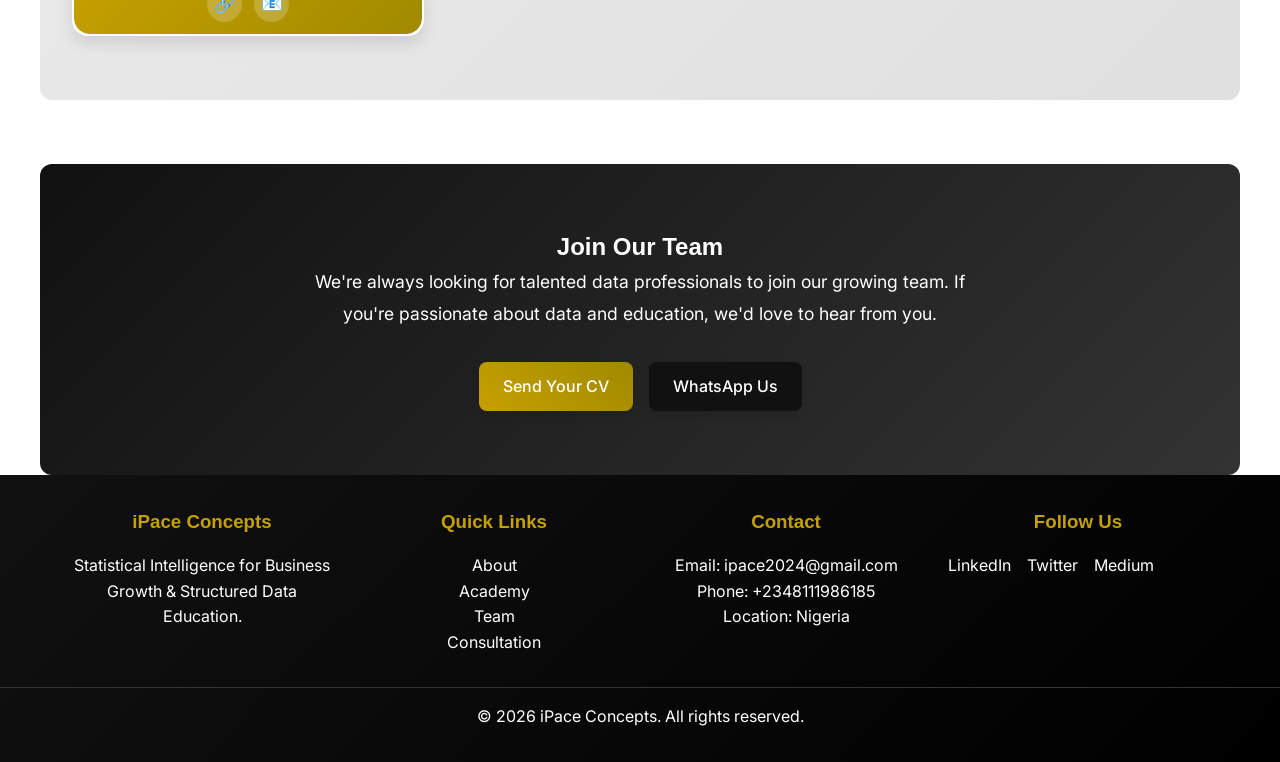
<file: team.html>
<!DOCTYPE html>
<html lang="en">
<head>
    <meta name="viewport" content="width=device-width, initial-scale=1.0, maximum-scale=1.0, user-scalable=no">
    <title>Our Team | iPace Concepts</title>
    <meta name="description" content="Meet the expert team behind iPace Concepts - data scientists, researchers, and educators committed to excellence.">
    <link rel="stylesheet" href="assets/css/style.css">
    <!-- Logo for Search Results -->
    <!-- FAVICONS - ALL SIZES (CRITICAL FOR GOOGLE) -->
    <link rel="icon" type="image/x-icon" href="../assets/images/favicon.ico">
    <link rel="icon" type="image/png" sizes="32x32" href="../assets/images/favicon-32x32.png">
    <link rel="icon" type="image/png" sizes="16x16" href="../assets/images/favicon-16x16.png">
    <link rel="apple-touch-icon" sizes="180x180" href="../assets/images/apple-touch-icon.png">
    
    <!-- OPEN GRAPH (Facebook/LinkedIn/Twitter) -->
    <meta property="og:title" content="ADAP – Applied Data Analysis Program | iPace Data Academy">
    <meta property="og:description" content="4-month structured program. Master Excel, Python, Power BI. Transform data into business decisions. Apply Now!">
    <meta property="og:image" content="https://ipaceconcepts.com.ng/assets/images/adap-og-image.jpg">
    <meta property="og:url" content="https://ipaceconcepts.com.ng/academy/adap">
    <meta property="og:type" content="website">
    
    <!-- TWITTER CARD -->
    <meta name="twitter:card" content="summary_large_image">
    <meta name="twitter:title" content="ADAP – Applied Data Analysis Program">
    <meta name="twitter:description" content="Master data analysis with Excel, Python, Power BI. 4-month program. Apply Now!">
    <meta name="twitter:image" content="https://ipaceconcepts.com.ng/assets/images/adap-twitter.jpg">
    
    <!-- FONTS -->
    <link href="https://fonts.googleapis.com/css2?family=Inter:wght@400;600;700;800;900&display=swap" rel="stylesheet">
    <!-- Google tag (gtag.js) -->
    <script async src="https://www.googletagmanager.com/gtag/js?id=G-ZPH3Y8C8YK"></script>
    <script>
    window.dataLayer = window.dataLayer || [];
    function gtag(){dataLayer.push(arguments);}
    gtag('js', new Date());

    gtag('config', 'G-ZPH3Y8C8YK');
    </script>
</head>
<body>
    <header class="header">
        <nav class="nav">
            <div class="nav-logo">
                <a href="/"><img src="assets/images/logo.jpg" alt="iPace Concepts Logo" class="logo"></a>
            </div>
            <ul class="nav-menu">
                <li><a href="/">Home</a></li>
                <li><a href="/services">Services</a></li>
                <li><a href="/about">About</a></li>
                <li class="dropdown">
                    <a href="/academy">Academy</a>
                    <ul class="dropdown-menu">
                        <li><a href="/programs/rdap">RDAP</a></li>
                        <li><a href="/programs/adap">ADAP</a></li>
                        <li><a href="/programs/mldip">MLDIP</a></li>
                    </ul>
                </li>
                <li><a href="/team">Team</a></li>
                <li><a href = "/services">Services</a></li>
                <li><a href="#" onclick="window.open('https://medium.com/@ipace2024', '_blank')">Blog</a></li>
            </ul>

            <div class="hamburger">☰</div>
            <div class="mobile-menu">
                <ul>
                    <li><a href="/index">Home</a></li>
                    <li><a href="/services">Services</a></li>
                    <li><a href="/about">About</a></li>
                    <li><a href="/academy">Academy</a></li>
                    <li><a href="/team">Team</a></li>
                    <li><a href="#" onclick="window.open('https://medium.com/@ipace2024', '_blank')">Blog</a></li>
                    <li><a href="/consultation">Consultation</a></li>
                </ul>
            </div>
            <div class="nav-cta">
                <a href="/consultation" class="btn btn-primary">Book Consultation</a>
                <a href="https://wa.me/2348111986185" class="btn btn-secondary">WhatsApp Us</a>
            </div>
        </nav>
    </header>
    <main>
        <!-- Hero Section -->
        <section class="hero">
            <div class="hero-content">
                <h1>Our Team</h1>
                <p>Meet the experts behind iPace Concepts - data scientists, researchers, and educators committed to excellence.</p>
            </div>
            <div class="hero-image">
                <img src="assets/images/team-header.jpg" alt="iPace Team" class="hero-img">
            </div>
        </section>

         <!-- Team Section -->
        <section class="section team-section">
            <div class="container">
                <h2>Meet Our Experts</h2>
                <p class="team-intro">
                    Our team consists of experienced data professionals, researchers, and educators who are passionate about transforming data into actionable insights.
                </p>
                <div class="team-grid">
                    <!-- Team Member 1 -->
                    <div class="team-card">
                        <div class="team-image">
                            <img src="assets/images/Ridwan'.png" alt="Olaniyan Ridwan" class="team-img">
                        </div>
                        <div class="team-info">
                            <h3>Olaniyan Ridwan O.</h3>
                            <p class="team-role">Founder & Head of Data Intelligence</p>
                            <p class="team-bio">
                                Ridwan is an Applied Statistician and Research Analyst who founded iPace Concepts to provide-data driven products and decision-support services for SMEs and institutions. A graduate of Statistics, he has execuuted several projects, specializing in regression analysis, causal inference, and machine learning using tools like SPSS, Python, and R programming. Beyond consultancy, he is a dedicated instructor. 
                            
                            </p>
                        </div>
                        <div class="team-social">
                                <a href="https://olaniyanridwan.github.io/portfolio-site/" class="social-link">🔗</a>
                                <a href="mailto:olaniyanridwan232@gmail.com" class="social-link">📧</a>
                        </div>
                    </div>

                    <!-- Team Member 2 -->
                    <div class="team-card">
                        <div class="team-image">
                            <img src="assets/images/Muiz.jpg" alt="Adeleke Muheez" class="team-img">
                        </div>
                        <div class="team-info">
                            <h3>Adeleke Muheez</h3>
                            <p class="team-role">Partner & Data Analyst</p>
                            <p class="team-bio">
                                Adeleke Muheez is a skilled Data Analyst with a strong foundation in Statistics and statistical modeling. He leverages tools like Excel, Power BI, and R programming to drive data-driven insights. With expertise in research writing and a passion for teaching, Muheez is a top instructor and trusted expert in data analysis.
                            </p>
                        </div>
                        <div class="team-social">
                                <a href="https://www.linkedin.com/in/muheezadeleke/" class="social-link">🔗</a>
                                <a href="mailto:adelekemuheezolanrewaju07@gmail.com" class="social-link">📧</a>
                        </div>
                    </div>

                    <!-- Team Member 3 -->
                    <div class="team-card">
                        <div class="team-image">
                            <img src="assets/images/Hikmat.jpg" alt="Olayanju Hikmat" class="team-img">
                        </div>
                        <div class="team-info">
                            <h3>Olayanju Hikmat</h3>
                            <p class="team-role">Partner & Administrative Lead</p>
                            <p class="team-bio">
                                Hikmat spearheads organizational structure and growth-driven operations at iPace Concepts, ensuring seamless coordination across the firm’s core pillars. As the founder of SOVA and The Sophistyle Hive, she integrates functional precision with sophisticated, value-driven entrepreneurship. Her work focuses on delivering practical solutions for the modern creative economy.
                            </p>
                        </div>
                        <div class="team-social">
                                <a href="https://www.linkedin.com/in/hikmat-olayanju-3a45b2264" class="social-link">🔗</a>
                                <a href="mailto:olahikmat1@gmail.com" class="social-link">📧</a>
                        </div>
                    </div>

                    <!-- Team Member 4 -->
                    <div class="team-card">
                        <div class="team-image">
                            <img src="assets/images/Hamdallah.jpg" alt="Hamdallah" class="team-img">
                        </div>
                        <div class="team-info">
                            <h3>Adegoke Hamdallah</h3>
                            <p class="team-role">Partner and Creative Design Lead</p>
                            <p class="team-bio">
                                Hamdalat is a graphics and brand identity designer passionate about creating eye-catching visuals that elevate brands. She blends creativity and strategy to communicate ideas effectively through design. She is also a community manager and PR specialist. Hamdalat enjoys building and nurturing communities. She is committed to helping people and communities grow through meaningful engagement.
                            </p>
                        </div>
                        <div class="team-social">
                                <a href="https://www.linkedin.com/in/hamdalat-adegoke-21395927b/" class="social-link">🔗</a>
                                <a href="mailto:ololadehamdallah@gmail.com" class="social-link">📧</a>
                        </div>
                    </div>

                    <!-- Team Member 5 -->
                    <div class="team-card">
                        <div class="team-image">
                            <img src="assets/images/Ganiyat-plh.jpg" alt="Ganeeyah" class="team-img">
                        </div>
                        <div class="team-info">
                            <h3>Lawal Ganiyat</h3>
                            <p class="team-role">Partner and Machine Learning Expert</p>
                            <p class="team-bio">
                                Ganiyat is a data-driven leader who combines strong foundation in statistics with hands-on expertise in data science. Certified by IBM, she leverages Python, machine learning, and exploratory data analysis (EDA) to uncover insights and drive strategic decisions. Beyond her technical work, Ganiyat is a business owner and a passionate educator.
                            </p>
                        </div>
                        <div class="team-social">
                                <a href="https://www.linkedin.com/in/lawal-ganiyat-566346226/" class="social-link">🔗</a>
                                <a href="mailto:lawalganiyat03@gmail.com" class="social-link">📧</a>
                        </div>
                    </div>

                    <!-- Team Member 6 -->
                    <div class="team-card">
                        <div class="team-image">
                            <img src="assets/images/Emmanuela.jpg" alt="Emmanuella" class="team-img">
                        </div>
                        <div class="team-info">
                            <h3>Ngobidi Emmanuella</h3>
                            <p class="team-role">Associate & Community Manager</p>
                            <p class="team-bio">
                                Emmanuella is the Community Manager at iPace Concepts, where she leads communication, coordination, and community growth. With a strong foundation in virtual assistance, she ensures structured operations and a seamless experience for learners and stakeholders.
                            </p>
                        </div>
                        <div class="team-social">
                                <a href="https://www.linkedin.com/in/ngobidiemmanuella/" class="social-link">🔗</a>
                                <a href="mailto:ngobidiemmanuella6@gmail.com" class="social-link">📧</a>
                        </div>
                    </div>

                    <!-- Team Member 7 -->
                    <div class="team-card">
                        <div class="team-image">
                            <img src="assets/images/Chioma.jpg" alt="Chioma" class="team-img">
                        </div>
                        <div class="team-info">
                            <h3>Lucy Chioma Ifitezue</h3>
                            <p class="team-role">Associate & Academy Operations Manager</p>
                            <p class="team-bio">
                                She serves as the Administrative & Operations Assistant at iPace Concepts, where she plays a key role in supporting program coordination and fostering an active community of learners and professionals. She is passionate about creating supportive spaces that encourage collaboration, growth, and innovation within the iPace network.
                            </p>
                        </div>
                        <div class="team-social">
                                <a href="https://www.linkedin.com/in/itumoh-chioma-lucy-33428b21b/" class="social-link">🔗</a>
                                <a href="mailto:lucyifitezue2@gmail.com" class="social-link">📧</a>
                        </div>
                    </div>
                </div>
            </div>
        </section>

        <!-- Join Our Team Section -->
        <section class="section join-team">
            <div class="container">
                <h2>Join Our Team</h2>
                <p class="join-intro">
                    We're always looking for talented data professionals to join our growing team. If you're passionate about data and education, we'd love to hear from you.
                </p>
                <div class="join-cta">
                    <a href="mailto:ipace2024@gmail.com" class="btn btn-primary">Send Your CV</a>
                    <a href="https://wa.me/2348111986185" class="btn btn-secondary">WhatsApp Us</a>
                </div>
            </div>
        </section>
    </main>
    <footer class="footer">
        <div class="container">
            <div class="footer-grid">
                <div class="footer-section">
                    <h3>iPace Concepts</h3>
                    <p>Statistical Intelligence for Business Growth & Structured Data Education.</p>
                </div>
                <div class="footer-section">
                    <h3>Quick Links</h3>
                    <ul>
                        <li><a href="/about">About</a></li>
                        <li><a href="/academy">Academy</a></li>
                        <li><a href="/team">Team</a></li>
                        <li><a href="/consultation">Consultation</a></li>
                    </ul>
                </div>
                <div class="footer-section">
                    <h3>Contact</h3>
                    <p>Email: ipace2024@gmail.com</p>
                    <p>Phone: +2348111986185</p>
                    <p>Location: Nigeria</p>
                </div>
                <div class="footer-section">
                    <h3>Follow Us</h3>
                    <ul class="social-links">
                        <li><a href="https://www.linkedin.com/company/ipace24">LinkedIn</a></li>
                        <li><a href="https://x.com/ipace2024">Twitter</a></li>
                        <li><a href="https://medium.com/@ipace2024">Medium</a></li>
                    </ul>
                </div>
            </div>
            <div class="footer-bottom">
                <p>&copy; 2026 iPace Concepts. All rights reserved.</p>
            </div>
        </div>
    </footer>
    <script src="assets/js/script.js"></script>
</body>
</html>
</file>
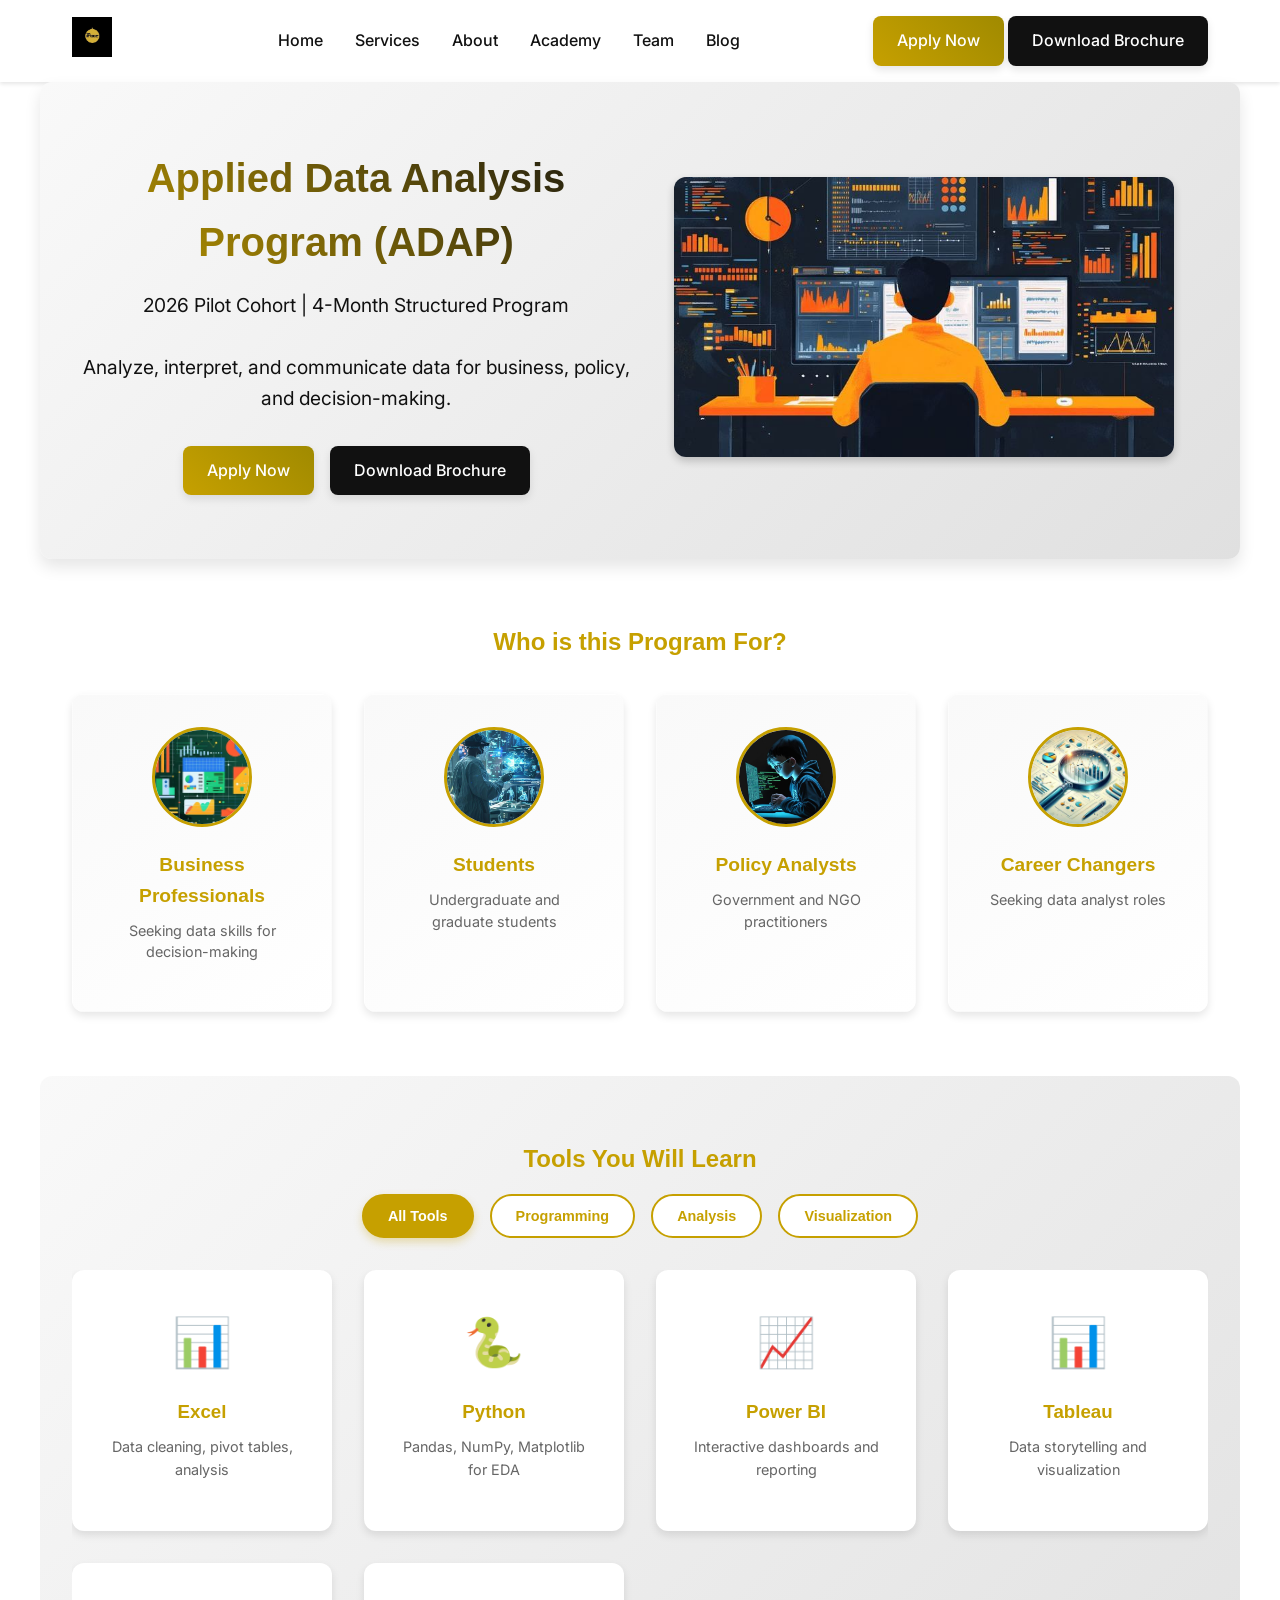
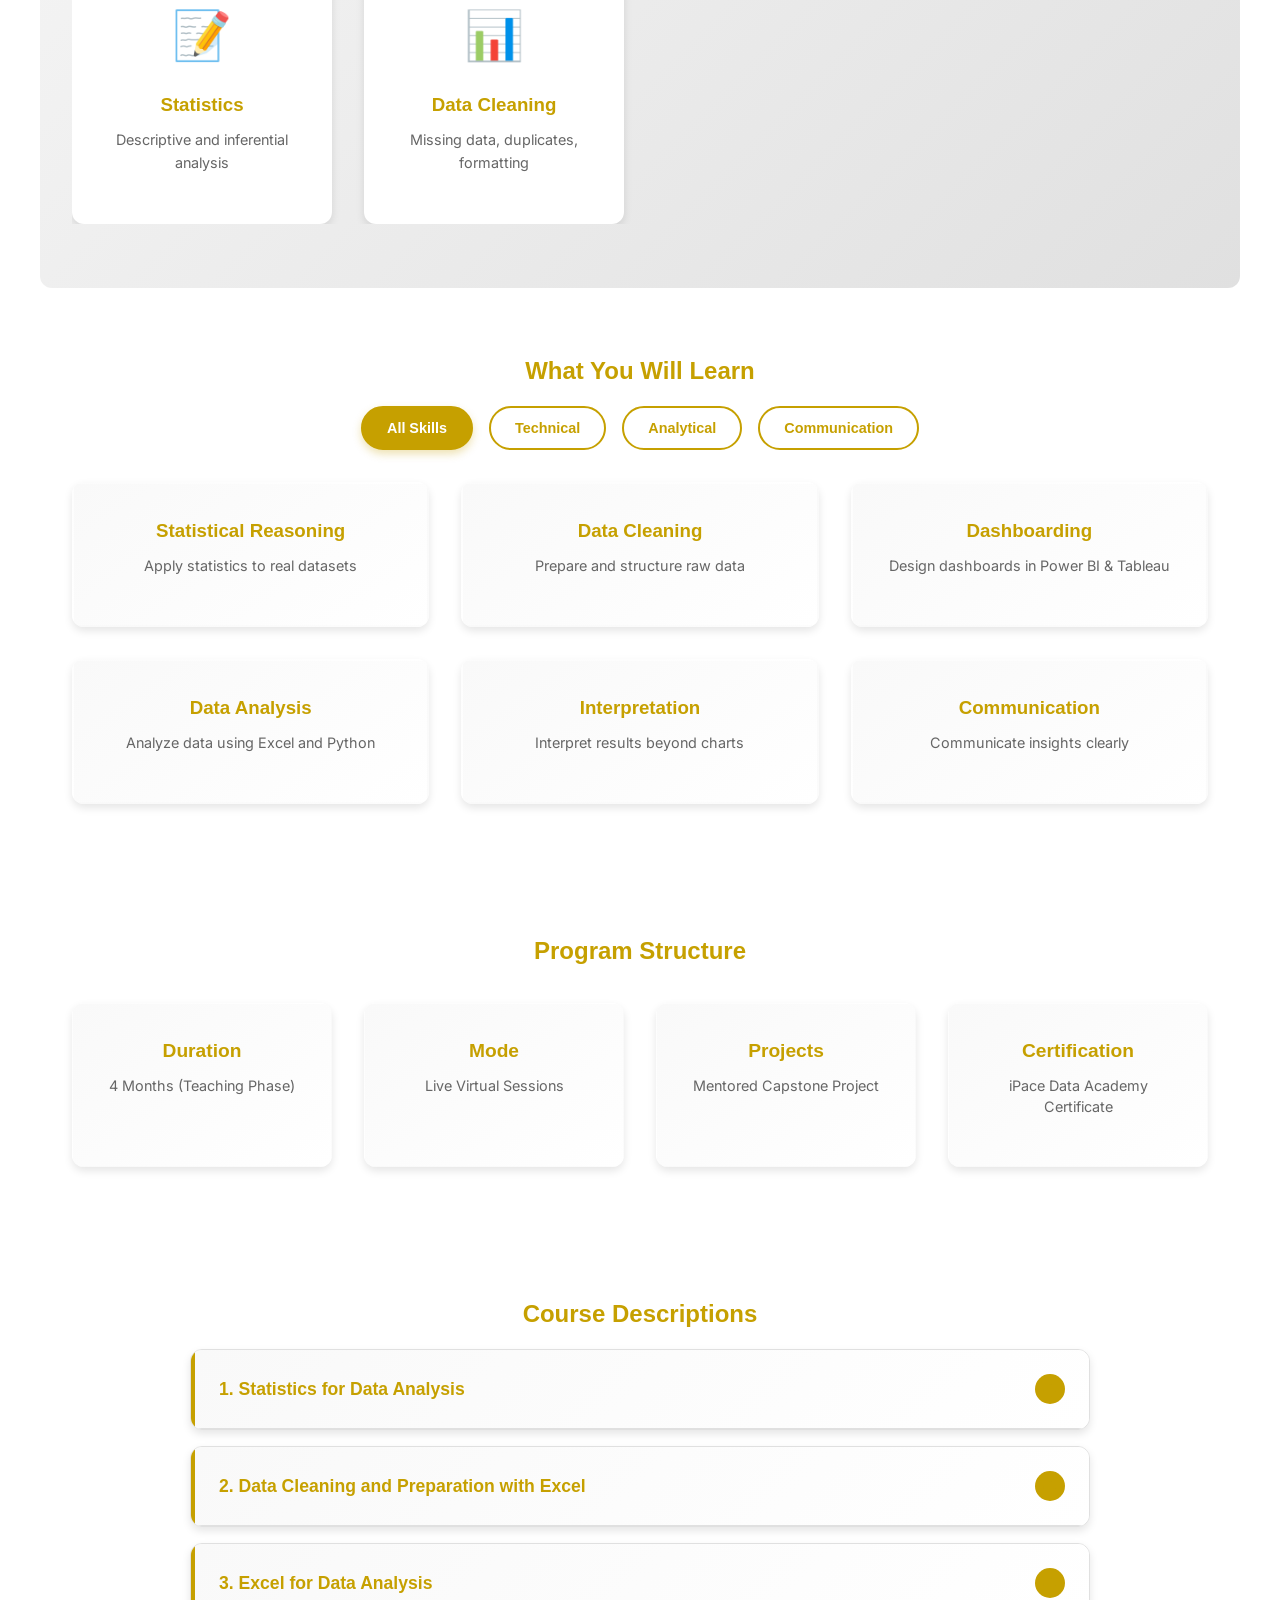
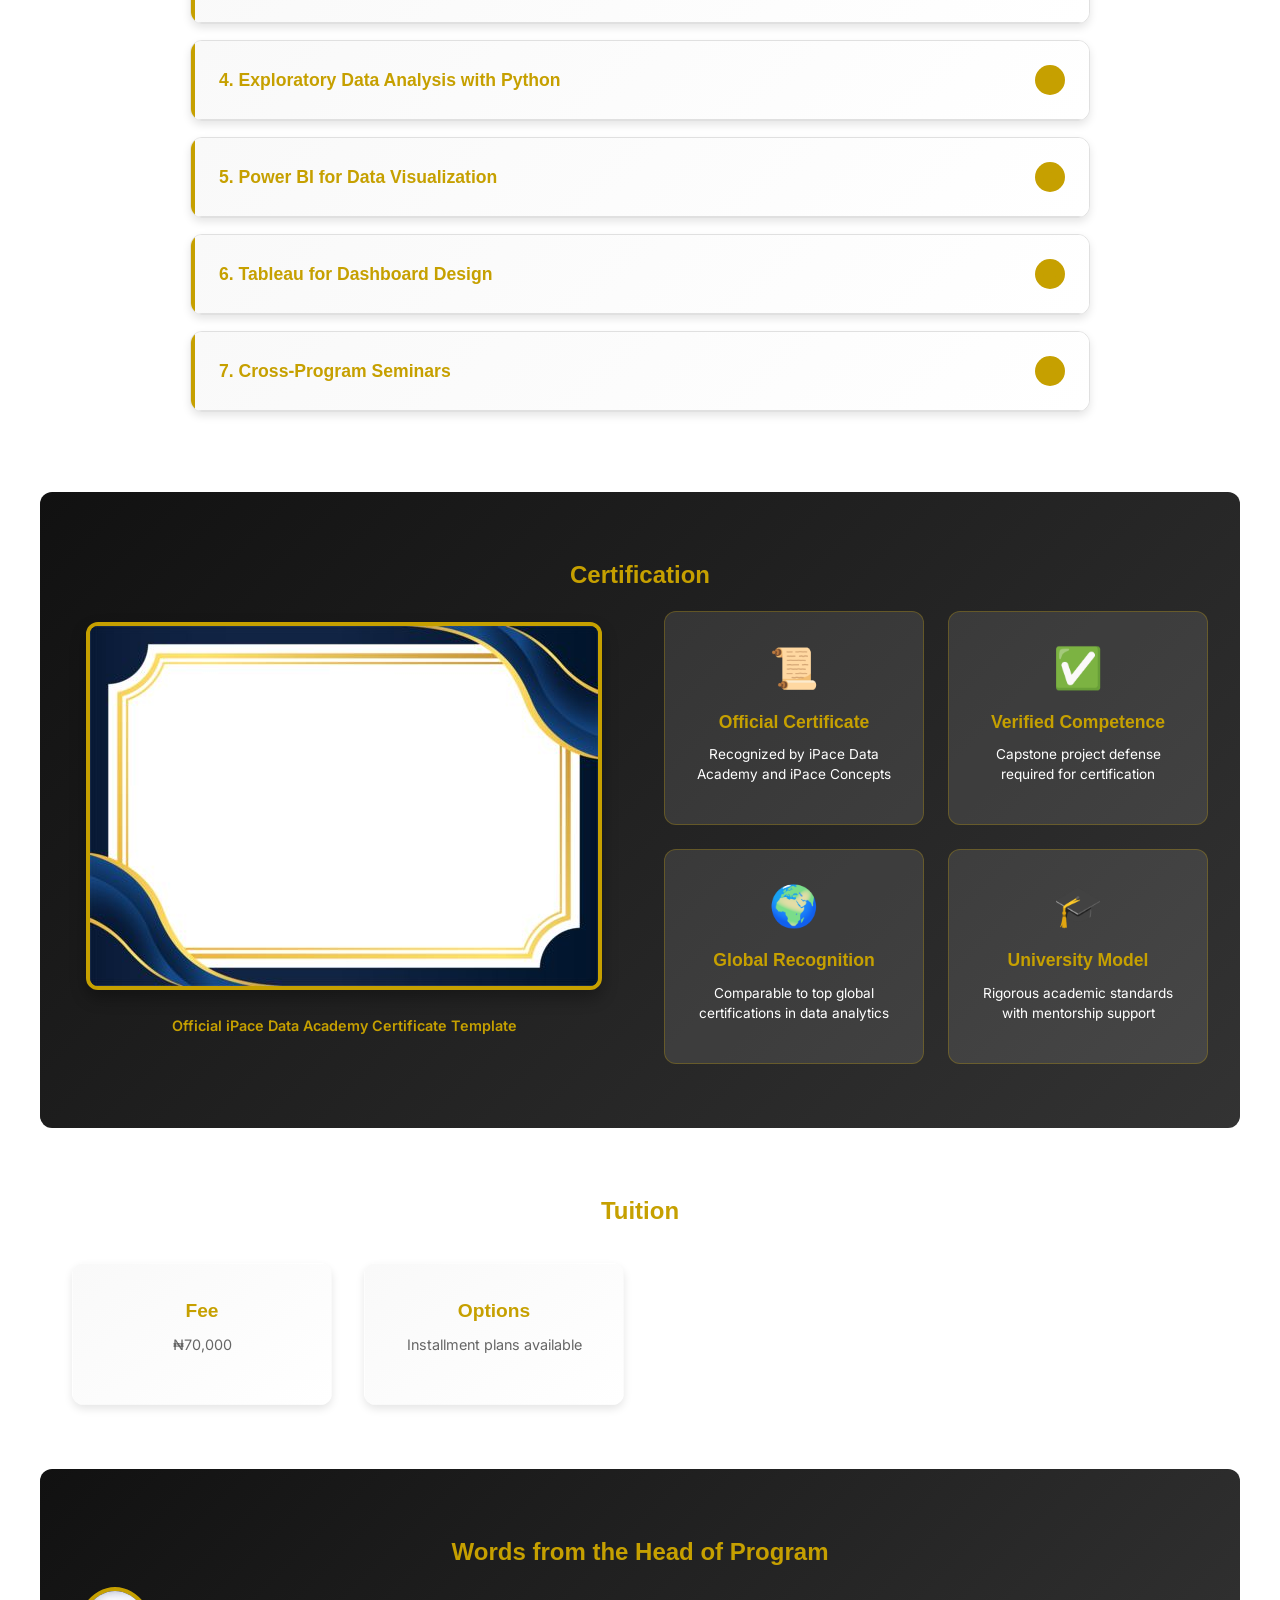
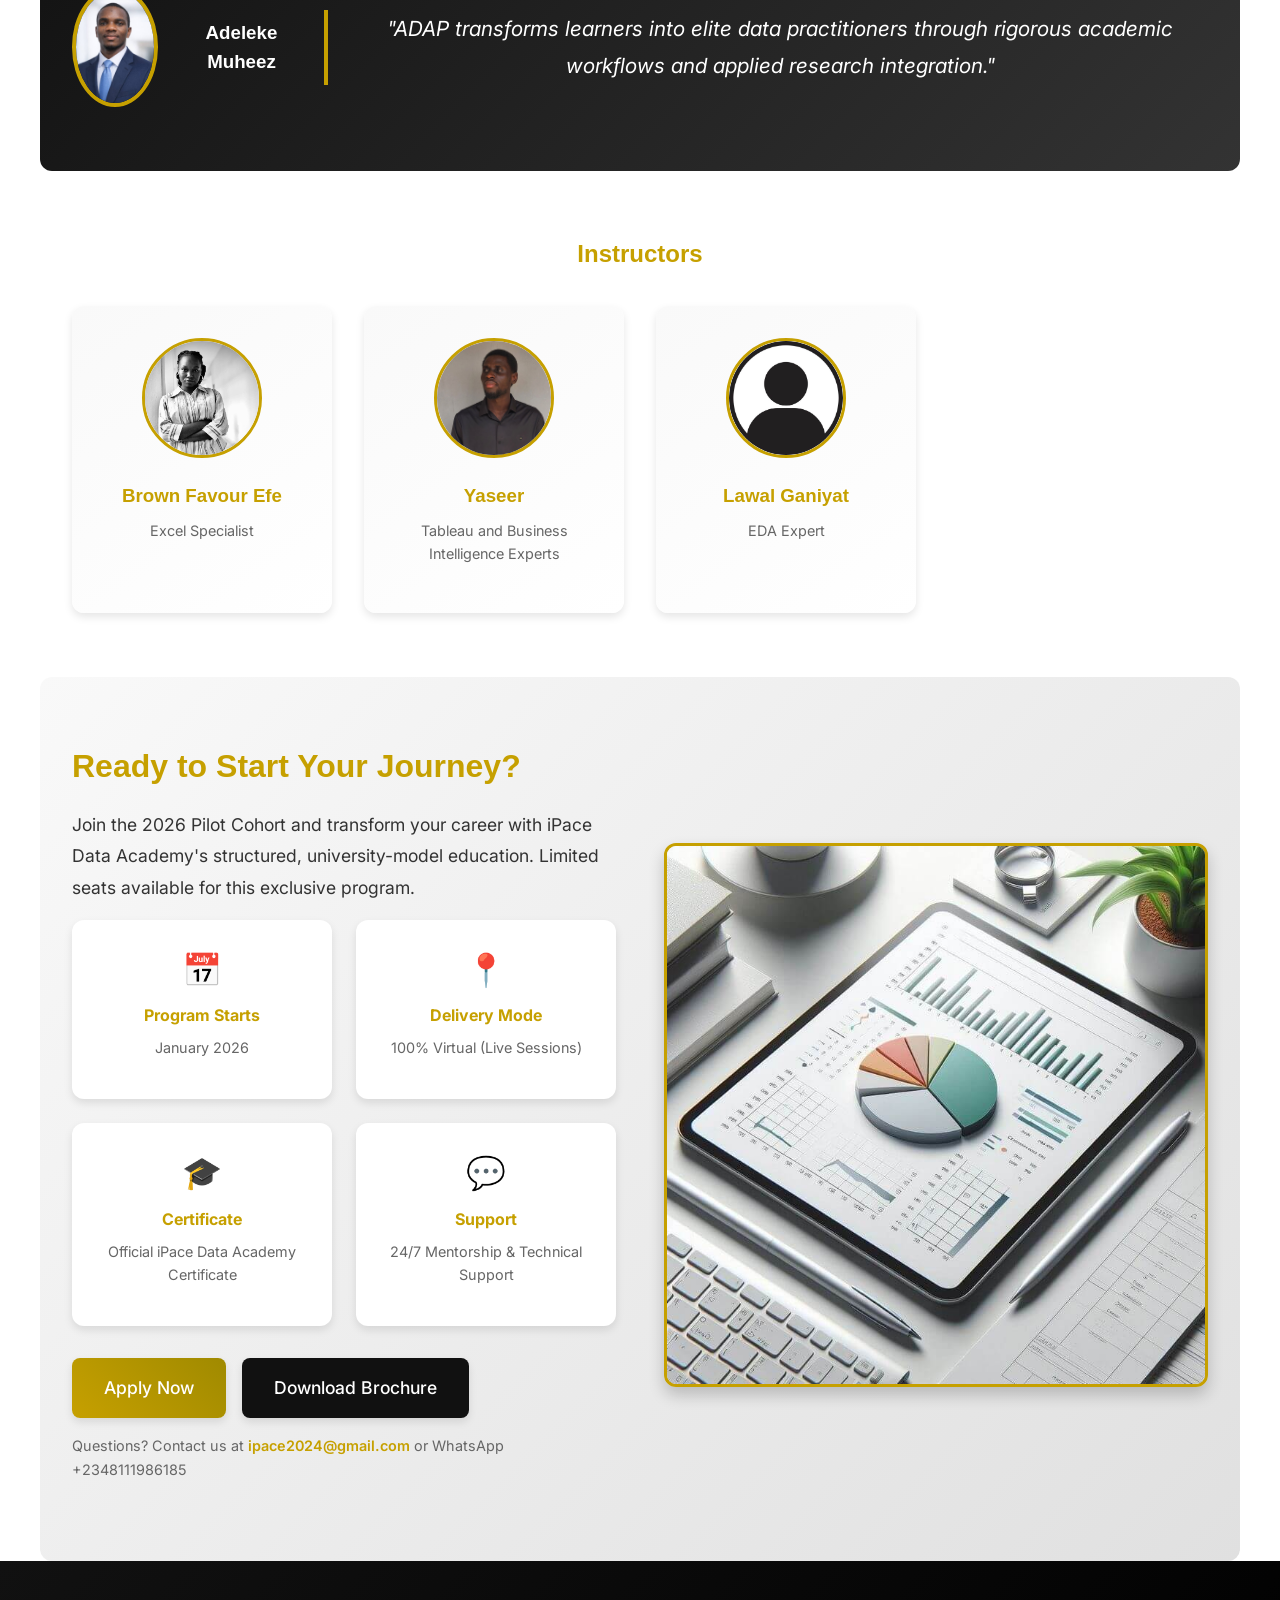
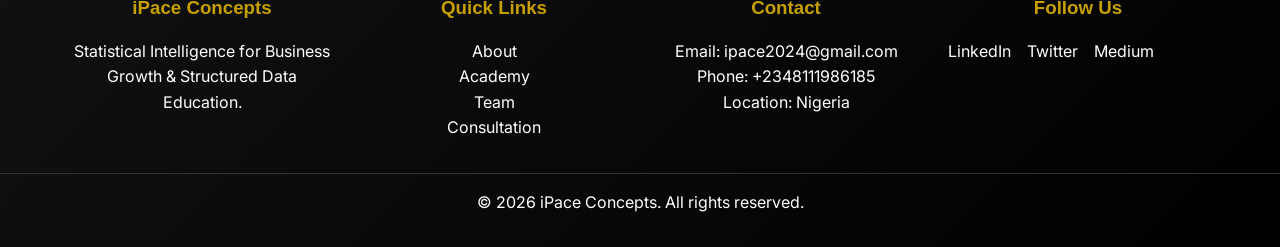
<file: programs/adap.html>
<!DOCTYPE html>
<html lang="en">
<head>
    <meta charset="UTF-8">
    <meta name="viewport" content="width=device-width, initial-scale=1.0">
    <title>ADAP – Applied Data Analysis Program | iPace Data Academy</title>
    <meta name="description" content="ADAP is a 4-month structured Applied Data Analysis Program by iPace Data Academy designed for business and decision-making professionals.">
    <link rel="stylesheet" href="../assets/css/style.css">
    <!-- Logo for Search Results -->
    <!-- FAVICONS - ALL SIZES (CRITICAL FOR GOOGLE) -->
    <link rel="icon" type="image/x-icon" href="../assets/images/favicon.ico">
    <link rel="icon" type="image/png" sizes="32x32" href="../assets/images/favicon-32x32.png">
    <link rel="icon" type="image/png" sizes="16x16" href="../assets/images/favicon-16x16.png">
    <link rel="apple-touch-icon" sizes="180x180" href="../assets/images/apple-touch-icon.png">
    
    <!-- OPEN GRAPH (Facebook/LinkedIn/Twitter) -->
    <meta property="og:title" content="ADAP – Applied Data Analysis Program | iPace Data Academy">
    <meta property="og:description" content="4-month structured program. Master Excel, Python, Power BI. Transform data into business decisions. Apply Now!">
    <meta property="og:image" content="https://ipaceconcepts.com.ng/assets/images/adap-og-image.jpg">
    <meta property="og:url" content="https://ipaceconcepts.com.ng/academy/adap">
    <meta property="og:type" content="website">
    
    <!-- TWITTER CARD -->
    <meta name="twitter:card" content="summary_large_image">
    <meta name="twitter:title" content="ADAP – Applied Data Analysis Program">
    <meta name="twitter:description" content="Master data analysis with Excel, Python, Power BI. 4-month program. Apply Now!">
    <meta name="twitter:image" content="https://ipaceconcepts.com.ng/assets/images/adap-twitter.jpg">
    
    <!-- FONTS -->
    <link href="https://fonts.googleapis.com/css2?family=Inter:wght@400;600;700;800;900&display=swap" rel="stylesheet">
    <!-- Google tag (gtag.js) -->
    <script async src="https://www.googletagmanager.com/gtag/js?id=G-ZPH3Y8C8YK"></script>
    <script>
    window.dataLayer = window.dataLayer || [];
    function gtag(){dataLayer.push(arguments);}
    gtag('js', new Date());

    gtag('config', 'G-ZPH3Y8C8YK');
    </script>
</head>
<body>
    <header class="header">
        <nav class="nav">
            <div class="nav-logo">
                <a href="../"><img src="../assets/images/logo.jpg" alt="iPace Concepts Logo" class="logo"></a>
            </div>
            <ul class="nav-menu">
                <li><a href="../">Home</a></li>
                <li><a href="../services">Services</a></li>
                <li><a href="../about">About</a></li>
                <li class="dropdown">
                    <a href="../academy">Academy</a>
                    <ul class="dropdown-menu">
                        <li><a href="/rdap">RDAP</a></li>
                        <li><a href="/adap">ADAP</a></li>
                        <li><a href="/mldip">MLDIP</a></li>
                    </ul>
                </li>
                <li><a href="../team">Team</a></li>
                <li><a href="#" onclick="window.open('https://medium.com/@ipace2024', '_blank')">Blog</a></li>
            </ul>

            <div class="hamburger">☰</div>
            <div class="mobile-menu">
                <ul>
                    <li><a href="/">Home</a></li>
                    <li><a href="/services">Services</a></li>
                    <li><a href="/about">About</a></li>
                    <li><a href="/academy">Academy</a></li>
                    <li><a href="/team">Team</a></li>
                    <li><a href="#" onclick="window.open('www.medium.com/@ipace2024', '_blank')">Blog</a></li>
                    <li><a href="/consultation">Consultation</a></li>
                </ul>
            </div>
            <div class="nav-cta">
                <a href="https://docs.google.com/forms/d/e/1FAIpQLSeRmwGr8bwD1uKpdexrLr5AoOZWzB4sRZLyf7e7OcVv6pCF0A/viewform?usp=sharing&ouid=111703942489237670761" class="btn btn-primary">Apply Now</a>
                <a href="../assets/brochure/adap.pdf" class="btn btn-secondary" target="_blank">Download Brochure</a>
            </div>
        </nav>
    </header>
    <main>
        <!-- Hero Section -->
        <section class="hero">
            <div class="hero-content">
                <h1>Applied Data Analysis Program (ADAP)</h1>
                <p>2026 Pilot Cohort | 4-Month Structured Program</p>
                <p>Analyze, interpret, and communicate data for business, policy, and decision-making.</p>
                <div class="hero-buttons">
                    <a href="https://docs.google.com/forms/d/e/1FAIpQLSeRmwGr8bwD1uKpdexrLr5AoOZWzB4sRZLyf7e7OcVv6pCF0A/viewform?usp=sharing&ouid=111703942489237670761" class="btn btn-primary">Apply Now</a>
                    <a href="../assets/brochure/adap.pdf" class="btn btn-secondary" target="_blank">Download Brochure</a>
                </div>
            </div>
            <div class="hero-image">
                <img src="../assets/images/adap-header.jpg" alt="ADAP Program" class="hero-img">
            </div>
        </section>

        <!-- Who is this Program For? -->
        <section class="program-section">
            <div class="container">
                <h2>Who is this Program For?</h2>
                <div class="program-tiles">
                    <div class="program-tile">
                        <img src="../assets/images/bi-professionals.jpg" alt="Business Professionals" class="tile-icon">
                        <h3>Business Professionals</h3>
                        <p>Seeking data skills for decision-making</p>
                    </div>
                    <div class="program-tile">
                        <img src="../assets/images/aspiring_scientists.jpg" alt="Students" class="tile-icon">
                        <h3>Students</h3>
                        <p>Undergraduate and graduate students</p>
                    </div>
                    <div class="program-tile">
                        <img src="../assets/images/predcitive-experts.jpg" alt="Policy Analysts" class="tile-icon">
                        <h3>Policy Analysts</h3>
                        <p>Government and NGO practitioners</p>
                    </div>
                    <div class="program-tile">
                        <img src="../assets/images/data_audit_service.jpg" alt="Career Changers" class="tile-icon">
                        <h3>Career Changers</h3>
                        <p>Seeking data analyst roles</p>
                    </div>
                </div>
            </div>
        </section>

        <!-- Tools You Will Learn -->
        <section class="program-section tools-learn">
            <div class="container">
                <h2>Tools You Will Learn</h2>
                <div class="tools-tabs">
                    <button class="tab-btn active" onclick="showToolsTab('all')">All Tools</button>
                    <button class="tab-btn" onclick="showToolsTab('programming')">Programming</button>
                    <button class="tab-btn" onclick="showToolsTab('analysis')">Analysis</button>
                    <button class="tab-btn" onclick="showToolsTab('visualization')">Visualization</button>
                </div>
                <div class="tools-grid">
                    <div class="tool-card" data-category="analysis">
                        <div class="tool-icon">📊</div>
                        <h3>Excel</h3>
                        <p>Data cleaning, pivot tables, analysis</p>
                    </div>
                    <div class="tool-card" data-category="programming">
                        <div class="tool-icon">🐍</div>
                        <h3>Python</h3>
                        <p>Pandas, NumPy, Matplotlib for EDA</p>
                    </div>
                    <div class="tool-card" data-category="visualization">
                        <div class="tool-icon">📈</div>
                        <h3>Power BI</h3>
                        <p>Interactive dashboards and reporting</p>
                    </div>
                    <div class="tool-card" data-category="visualization">
                        <div class="tool-icon">📊</div>
                        <h3>Tableau</h3>
                        <p>Data storytelling and visualization</p>
                    </div>
                    <div class="tool-card" data-category="analysis">
                        <div class="tool-icon">📝</div>
                        <h3>Statistics</h3>
                        <p>Descriptive and inferential analysis</p>
                    </div>
                    <div class="tool-card" data-category="analysis">
                        <div class="tool-icon">📊</div>
                        <h3>Data Cleaning</h3>
                        <p>Missing data, duplicates, formatting</p>
                    </div>
                </div>
            </div>
        </section>

        <!-- What You Will Learn -->
        <section class="program-section">
            <div class="container">
                <h2>What You Will Learn</h2>
                <div class="skills-tabs">
                    <button class="tab-btn active" onclick="showSkillsTab('all')">All Skills</button>
                    <button class="tab-btn" onclick="showSkillsTab('technical')">Technical</button>
                    <button class="tab-btn" onclick="showSkillsTab('analytical')">Analytical</button>
                    <button class="tab-btn" onclick="showSkillsTab('communication')">Communication</button>
                </div>
                <div class="skills-grid">
                    <div class="skill-tile" data-category="technical">
                        <h3>Statistical Reasoning</h3>
                        <p>Apply statistics to real datasets</p>
                    </div>
                    <div class="skill-tile" data-category="technical">
                        <h3>Data Cleaning</h3>
                        <p>Prepare and structure raw data</p>
                    </div>
                    <div class="skill-tile" data-category="technical">
                        <h3>Dashboarding</h3>
                        <p>Design dashboards in Power BI & Tableau</p>
                    </div>
                    <div class="skill-tile" data-category="analytical">
                        <h3>Data Analysis</h3>
                        <p>Analyze data using Excel and Python</p>
                    </div>
                    <div class="skill-tile" data-category="analytical">
                        <h3>Interpretation</h3>
                        <p>Interpret results beyond charts</p>
                    </div>
                    <div class="skill-tile" data-category="communication">
                        <h3>Communication</h3>
                        <p>Communicate insights clearly</p>
                    </div>
                </div>
            </div>
        </section>


        <!-- Program Structure -->
        <section class="program-section">
            <div class="container">
                <h2>Program Structure</h2>
                <div class="program-tiles">
                    <div class="program-tile">
                        <h3>Duration</h3>
                        <p>4 Months (Teaching Phase)</p>
                    </div>
                    <div class="program-tile">
                        <h3>Mode</h3>
                        <p>Live Virtual Sessions</p>
                    </div>
                    <div class="program-tile">
                        <h3>Projects</h3>
                        <p>Mentored Capstone Project</p>
                    </div>
                    <div class="program-tile">
                        <h3>Certification</h3>
                        <p>iPace Data Academy Certificate</p>
                    </div>
                </div>
            </div>
        </section>

        <!-- Course Descriptions (Accordion) -->
        <section class="program-section">
            <div class="container">
                <h2>Course Descriptions</h2>
                <div class="accordion">
                    <div class="accordion-item">
                        <div class="accordion-header">
                            <h3>1. Statistics for Data Analysis</h3>
                            <span class="accordion-icon">+</span>
                        </div>
                        <div class="accordion-content">
                            <span class="category-badge">Short Modular (Core Theory)</span>
                            <span class="duration-badge">3 Weeks (Month 1)</span>
                            <p><strong>Topics Covered:</strong></p>
                            <ul>
                                <li>Descriptive statistics and data visualization</li>
                                <li>Probability theory and distributions</li>
                                <li>Hypothesis testing and confidence intervals</li>
                                <li>Statistical inference and interpretation</li>
                            </ul>
                        </div>
                    </div>
                    <div class="accordion-item">
                        <div class="accordion-header">
                            <h3>2. Data Cleaning and Preparation with Excel</h3>
                            <span class="accordion-icon">+</span>
                        </div>
                        <div class="accordion-content">
                            <span class="category-badge">Short Modular</span>
                            <span class="duration-badge">3 Weeks (Month 1)</span>
                            <p><strong>Topics Covered:</strong></p>
                            <ul>
                                <li>Handling missing data and duplicates</li>
                                <li>Data formatting and standardization</li>
                                <li>Data readiness and validation</li>
                                <li>Excel functions for data preparation</li>
                            </ul>
                        </div>
                    </div>
                    <div class="accordion-item">
                        <div class="accordion-header">
                            <h3>3. Excel for Data Analysis</h3>
                            <span class="accordion-icon">+</span>
                        </div>
                        <div class="accordion-content">
                            <span class="category-badge">Core Skill</span>
                            <span class="duration-badge">Across 4 Months</span>
                            <p><strong>Topics Covered:</strong></p>
                            <ul>
                                <li>Advanced Excel functions and formulas</li>
                                <li>Pivot tables and data summarization</li>
                                <li>Data analysis workflows in Excel</li>
                                <li>Reporting and visualization in Excel</li>
                            </ul>
                        </div>
                    </div>
                    <div class="accordion-item">
                        <div class="accordion-header">
                            <h3>4. Exploratory Data Analysis with Python</h3>
                            <span class="accordion-icon">+</span>
                        </div>
                        <div class="accordion-content">
                            <span class="category-badge">Advanced Tool</span>
                            <span class="duration-badge">4 Weeks (Month 3)</span>
                            <p><strong>Topics Covered:</strong></p>
                            <ul>
                                <li>Pandas for data manipulation</li>
                                <li>NumPy for numerical operations</li>
                                <li>Matplotlib for data visualization</li>
                                <li>EDA techniques and best practices</li>
                            </ul>
                        </div>
                    </div>
                    <div class="accordion-item">
                        <div class="accordion-header">
                            <h3>5. Power BI for Data Visualization</h3>
                            <span class="accordion-icon">+</span>
                        </div>
                        <div class="accordion-content">
                            <span class="category-badge">Advanced Tool</span>
                            <span class="duration-badge">2 Weeks (Month 4)</span>
                            <p><strong>Topics Covered:</strong></p>
                            <ul>
                                <li>Creating interactive dashboards</li>
                                <li>Business reporting and KPIs</li>
                                <li>Data modeling in Power BI</li>
                                <li>Dashboard publishing and sharing</li>
                            </ul>
                        </div>
                    </div>
                    <div class="accordion-item">
                        <div class="accordion-header">
                            <h3>6. Tableau for Dashboard Design</h3>
                            <span class="accordion-icon">+</span>
                        </div>
                        <div class="accordion-content">
                            <span class="category-badge">Advanced Tool</span>
                            <span class="duration-badge">5 Weeks (Month 3–4)</span>
                            <p><strong>Topics Covered:</strong></p>
                            <ul>
                                <li>Data storytelling principles</li>
                                <li>Dashboard design and layout</li>
                                <li>Interactive visualizations</li>
                                <li>Dashboard presentation skills</li>
                            </ul>
                        </div>
                    </div>
                    <div class="accordion-item">
                        <div class="accordion-header">
                            <h3>7. Cross-Program Seminars</h3>
                            <span class="accordion-icon">+</span>
                        </div>
                        <div class="accordion-content">
                            <span class="category-badge">Seminars</span>
                            <span class="duration-badge">Invited Professionals</span>
                            <p><strong>Topics Covered:</strong></p>
                            <ul>
                                <li>Digital & Data Thinking (1 Day)</li>
                                <li>Responsible Use of AI (1 Day)</li>
                                <li>Data Visualization & Interpretation (2 Days)</li>
                            </ul>
                        </div>
                    </div>
                </div>
            </div>
        </section>

        <!-- Certification Section (2 Columns) -->
        <section class="program-section certification">
            <div class="container">
                <h2>Certification</h2>
                <div class="certification-layout">
                    <div class="certification-image">
                        <img src="../assets/images/certificate_temp.jpg" alt="iPace Certificate Template" class="certificate-img">
                        <p class="cert-caption">Official iPace Data Academy Certificate Template</p>
                    </div>
                    <div class="certification-info">
                        <div class="cert-item">
                            <div class="cert-icon">📜</div>
                            <h3>Official Certificate</h3>
                            <p>Recognized by iPace Data Academy and iPace Concepts</p>
                        </div>
                        <div class="cert-item">
                            <div class="cert-icon">✅</div>
                            <h3>Verified Competence</h3>
                            <p>Capstone project defense required for certification</p>
                        </div>
                        <div class="cert-item">
                            <div class="cert-icon">🌍</div>
                            <h3>Global Recognition</h3>
                            <p>Comparable to top global certifications in data analytics</p>
                        </div>
                        <div class="cert-item">
                            <div class="cert-icon">🎓</div>
                            <h3>University Model</h3>
                            <p>Rigorous academic standards with mentorship support</p>
                        </div>
                    </div>
                </div>
            </div>
        </section>

        <!-- Tuition Section -->
        <section class="program-section">
            <div class="container">
                <h2>Tuition</h2>
                <div class="program-tiles">
                    <div class="program-tile">
                        <h3>Fee</h3>
                        <p>₦70,000</p>
                    </div>
                    <div class="program-tile">
                        <h3>Options</h3>
                        <p>Installment plans available</p>
                    </div>
                </div>
            </div>
        </section>

        <!-- Head of Program Quote -->
        <section class="program-section head-quote">
            <div class="container">
                <h2>Words from the Head of Program</h2>
                <div class="quote-content">
                    <img src="../assets/images/Muiz.jpg" alt="Head of Program" class="head-img">
                    <h3>Adeleke Muheez</h3>
                    <blockquote>"ADAP transforms learners into elite data practitioners through rigorous academic workflows and applied research integration."</blockquote>
                </div>
            </div>
        </section>

        <!-- Head of Program & Instructors -->
        <section class="program-section">
            <div class="container">
                <h2>Instructors</h2>
                <div class="instructors-grid">
                    <div class="instructor-card">
                        <img src="../assets/images/favor.jpg" alt="Statistics Expert" class="instructor-img">
                        <h3>Brown Favour Efe</h3>
                        <p>Excel Specialist</p> 
                    </div>
                    <div class="instructor-card">
                        <img src="../assets/images/Yaseer.jpg" alt="Tableau Instructor" class="instructor-img">
                        <h3>Yaseer</h3>
                        <p>Tableau and Business Intelligence Experts</p>
                    </div>
                    <div class="instructor-card">
                        <img src="../assets/images/Ganiyat-plh.jpg" alt="Python Instructor" class="instructor-img">
                        <h3>Lawal Ganiyat</h3>
                        <p>EDA Expert</p>
                    </div>
                </div>
            </div>
        </section>

                <!-- Register Now Section -->
        <section class="program-section register-now">
            <div class="container">
                <div class="register-layout">
                    <div class="register-content">
                        <h2>Ready to Start Your Journey?</h2>
                        <p class="register-intro">
                            Join the 2026 Pilot Cohort and transform your career with iPace Data Academy's structured, university-model education. 
                            Limited seats available for this exclusive program.
                        </p>
                        <div class="register-features">
                            <div class="register-feature">
                                <div class="feature-icon">📅</div>
                                <h4>Program Starts</h4>
                                <p>January 2026</p>
                            </div>
                            <div class="register-feature">
                                <div class="feature-icon">📍</div>
                                <h4>Delivery Mode</h4>
                                <p>100% Virtual (Live Sessions)</p>
                            </div>
                            <div class="register-feature">
                                <div class="feature-icon">🎓</div>
                                <h4>Certificate</h4>
                                <p>Official iPace Data Academy Certificate</p>
                            </div>
                            <div class="register-feature">
                                <div class="feature-icon">💬</div>
                                <h4>Support</h4>
                                <p>24/7 Mentorship & Technical Support</p>
                            </div>
                        </div>
                        <div class="register-cta">
                            <a href="https://docs.google.com/forms/d/e/1FAIpQLSeRmwGr8bwD1uKpdexrLr5AoOZWzB4sRZLyf7e7OcVv6pCF0A/viewform?usp=sharing&ouid=111703942489237670761" class="btn btn-primary btn-large">Apply Now</a>
                            <a href="../assets/brochure/rdap.pdf" class="btn btn-secondary btn-large" target="_blank">Download Brochure</a>
                        </div>
                        <p class="register-note">Questions? Contact us at <a href="mailto:ipace2024@gmail.com">ipace2024@gmail.com</a> or WhatsApp +2348111986185</p>
                    </div>
                    <div class="register-image">
                        <img src="../assets/images/adap.jpg" alt="Student Success" class="register-img">
                    </div>
                </div>
            </div>
        </section>

    </main>
    <footer class="footer">
        <div class="container">
            <div class="footer-grid">
                <div class="footer-section">
                    <h3>iPace Concepts</h3>
                    <p>Statistical Intelligence for Business Growth & Structured Data Education.</p>
                </div>
                <div class="footer-section">
                    <h3>Quick Links</h3>
                    <ul>
                        <li><a href="../about">About</a></li>
                        <li><a href="../academy">Academy</a></li>
                        <li><a href="../team">Team</a></li>
                        <li><a href="../consultation">Consultation</a></li>
                    </ul>
                </div>
                <div class="footer-section">
                    <h3>Contact</h3>
                    <p>Email: ipace2024@gmail.com</p>
                    <p>Phone: +2348111986185</p>
                    <p>Location: Nigeria</p>
                </div>
                <div class="footer-section">
                    <h3>Follow Us</h3>
                    <ul class="social-links">
                        <li><a href="https://www.linkedin.com/company/ipace24">LinkedIn</a></li>
                        <li><a href="https://x.com/ipace2024">Twitter</a></li>
                        <li><a href="https://medium.com/@ipace2024">Medium</a></li>
                    </ul>
                </div>
            </div>
            <div class="footer-bottom">
                <p>&copy; 2026 iPace Concepts. All rights reserved.</p>
            </div>
        </div>
    </footer>
    <script src="../assets/js/script.js"></script>
</body>
</html>
</file>
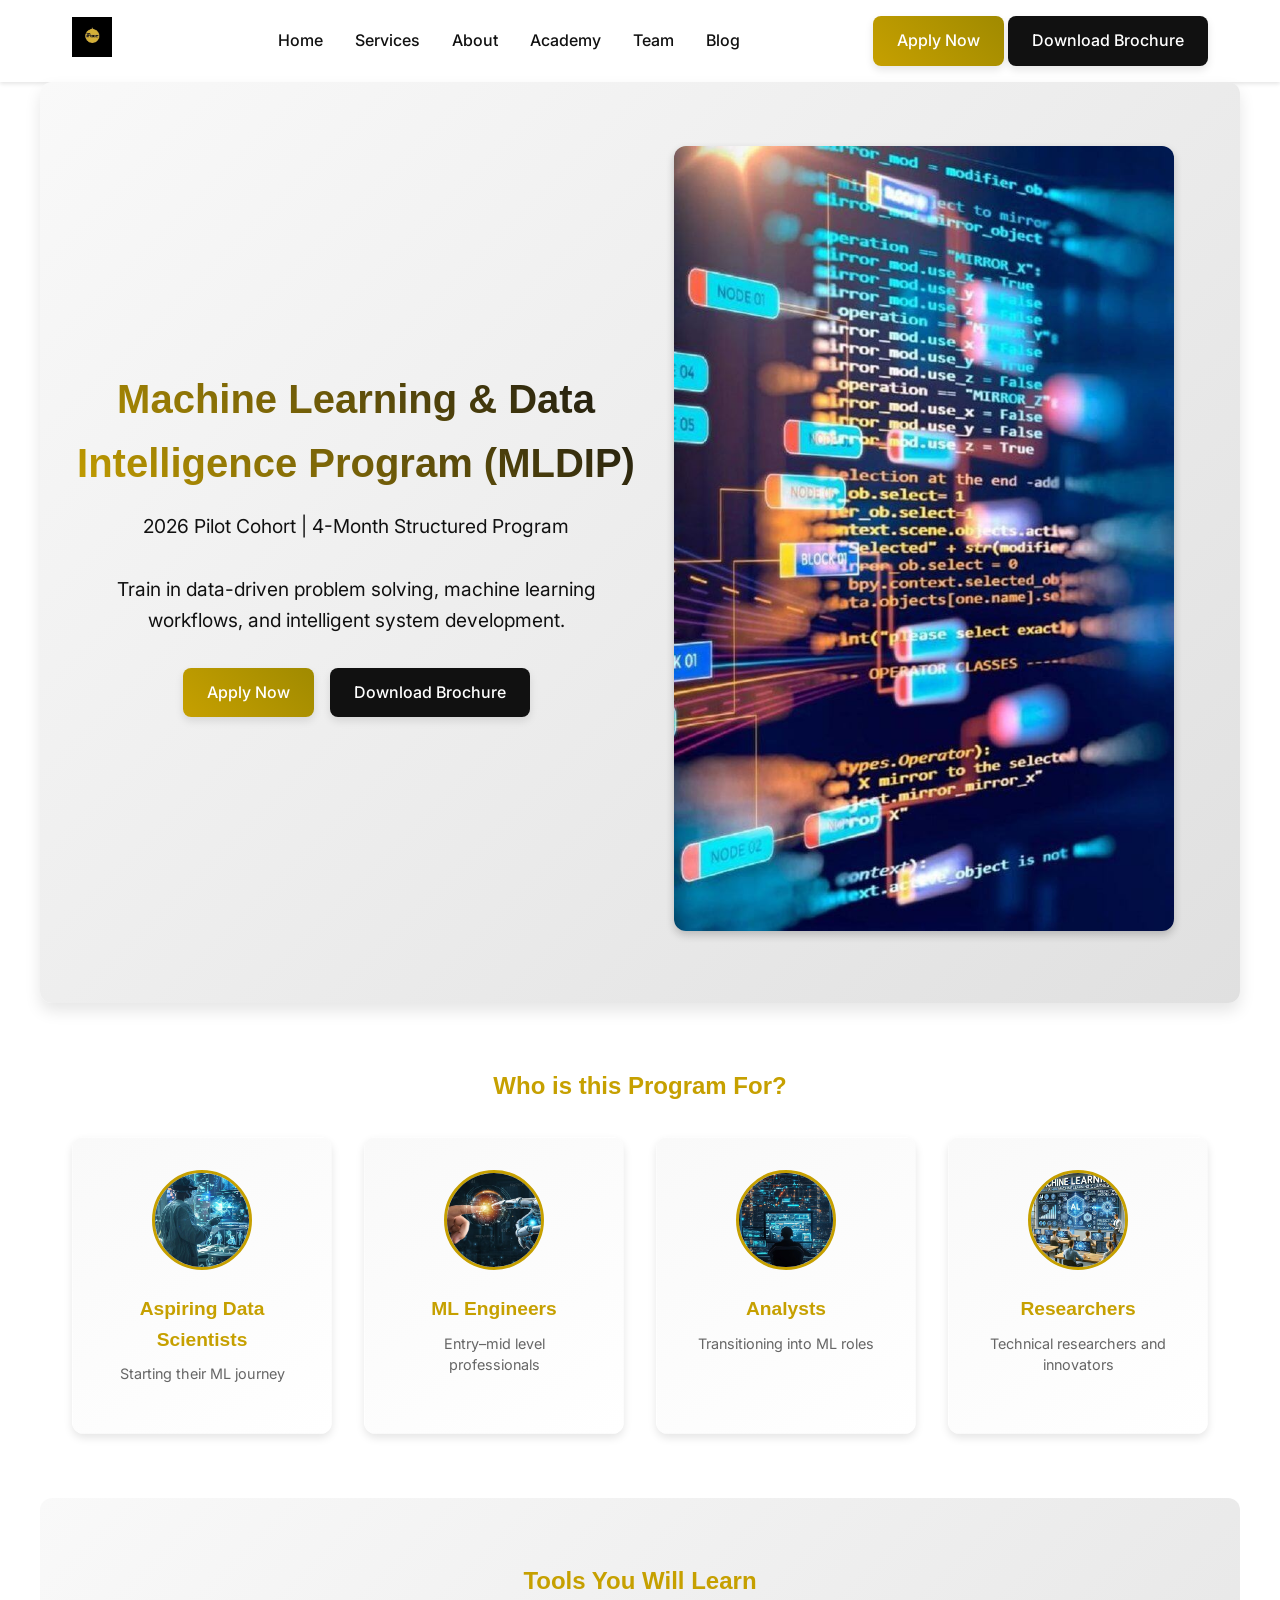
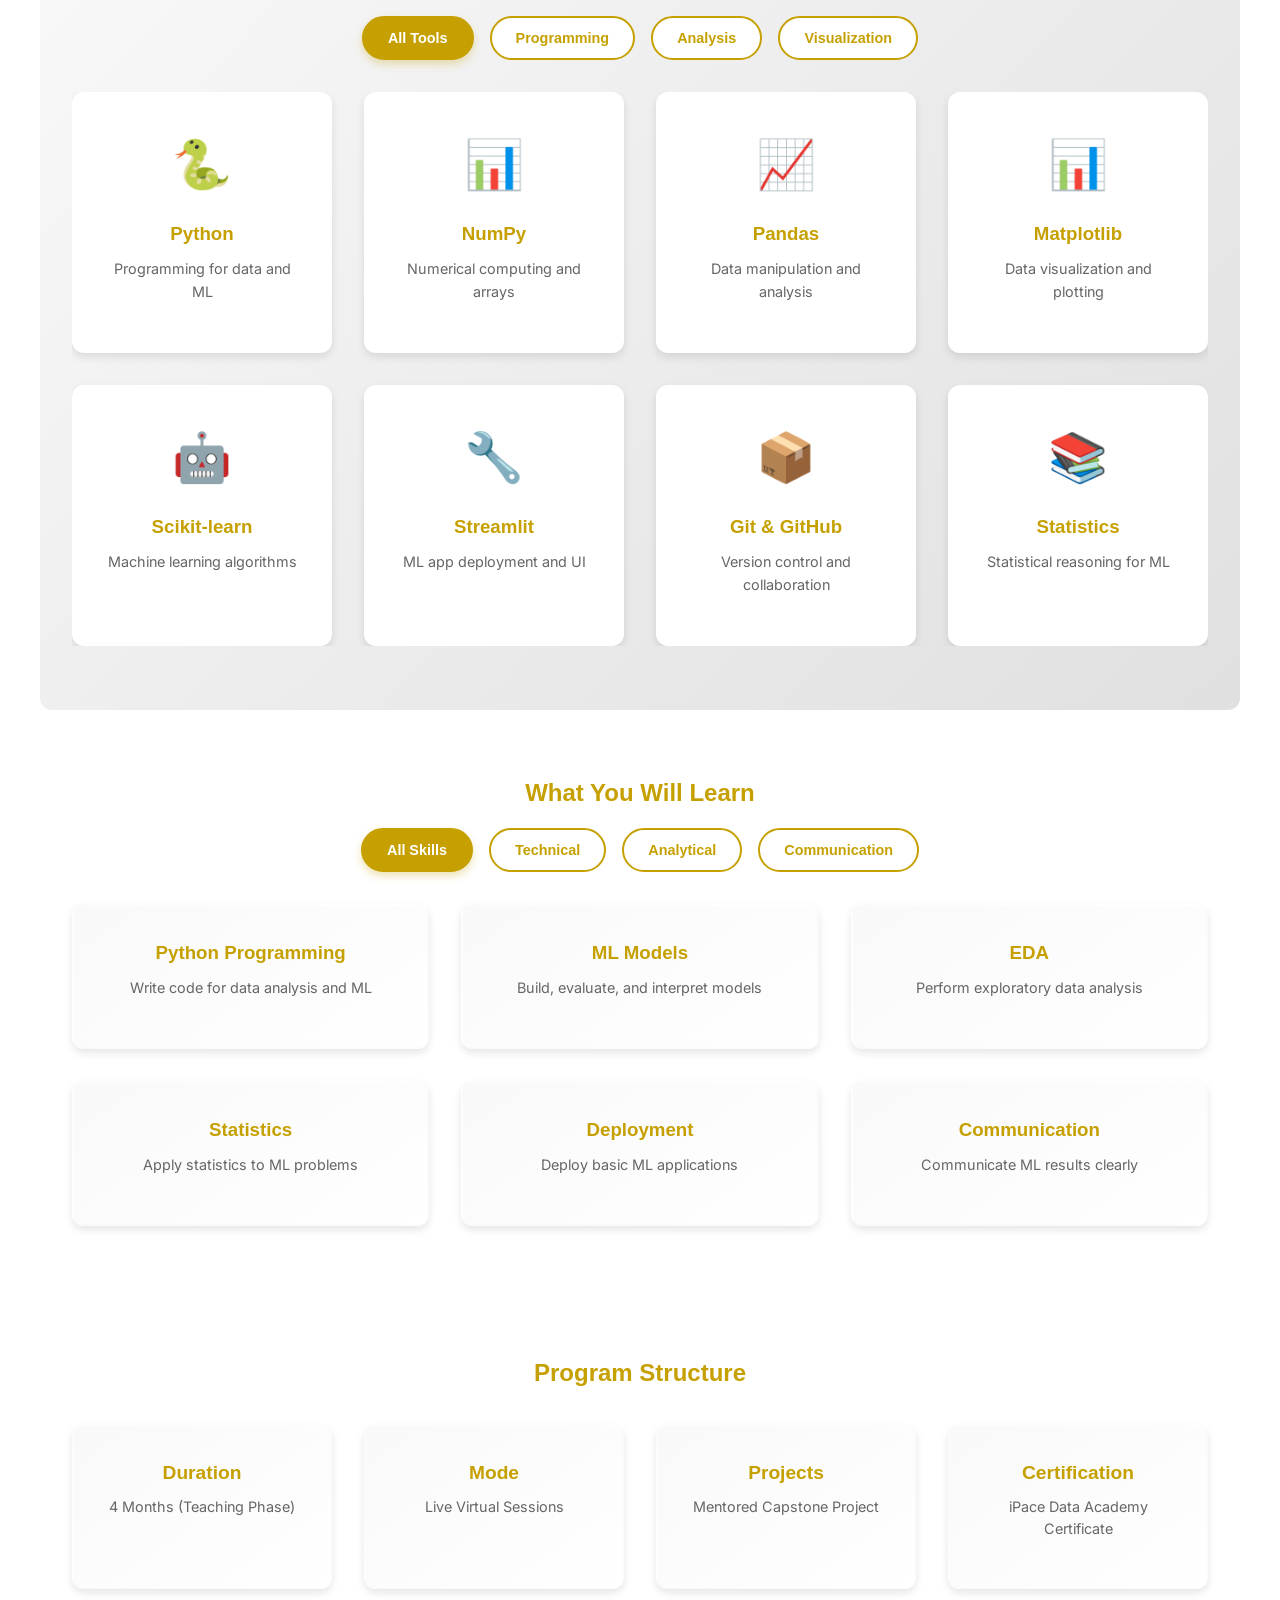
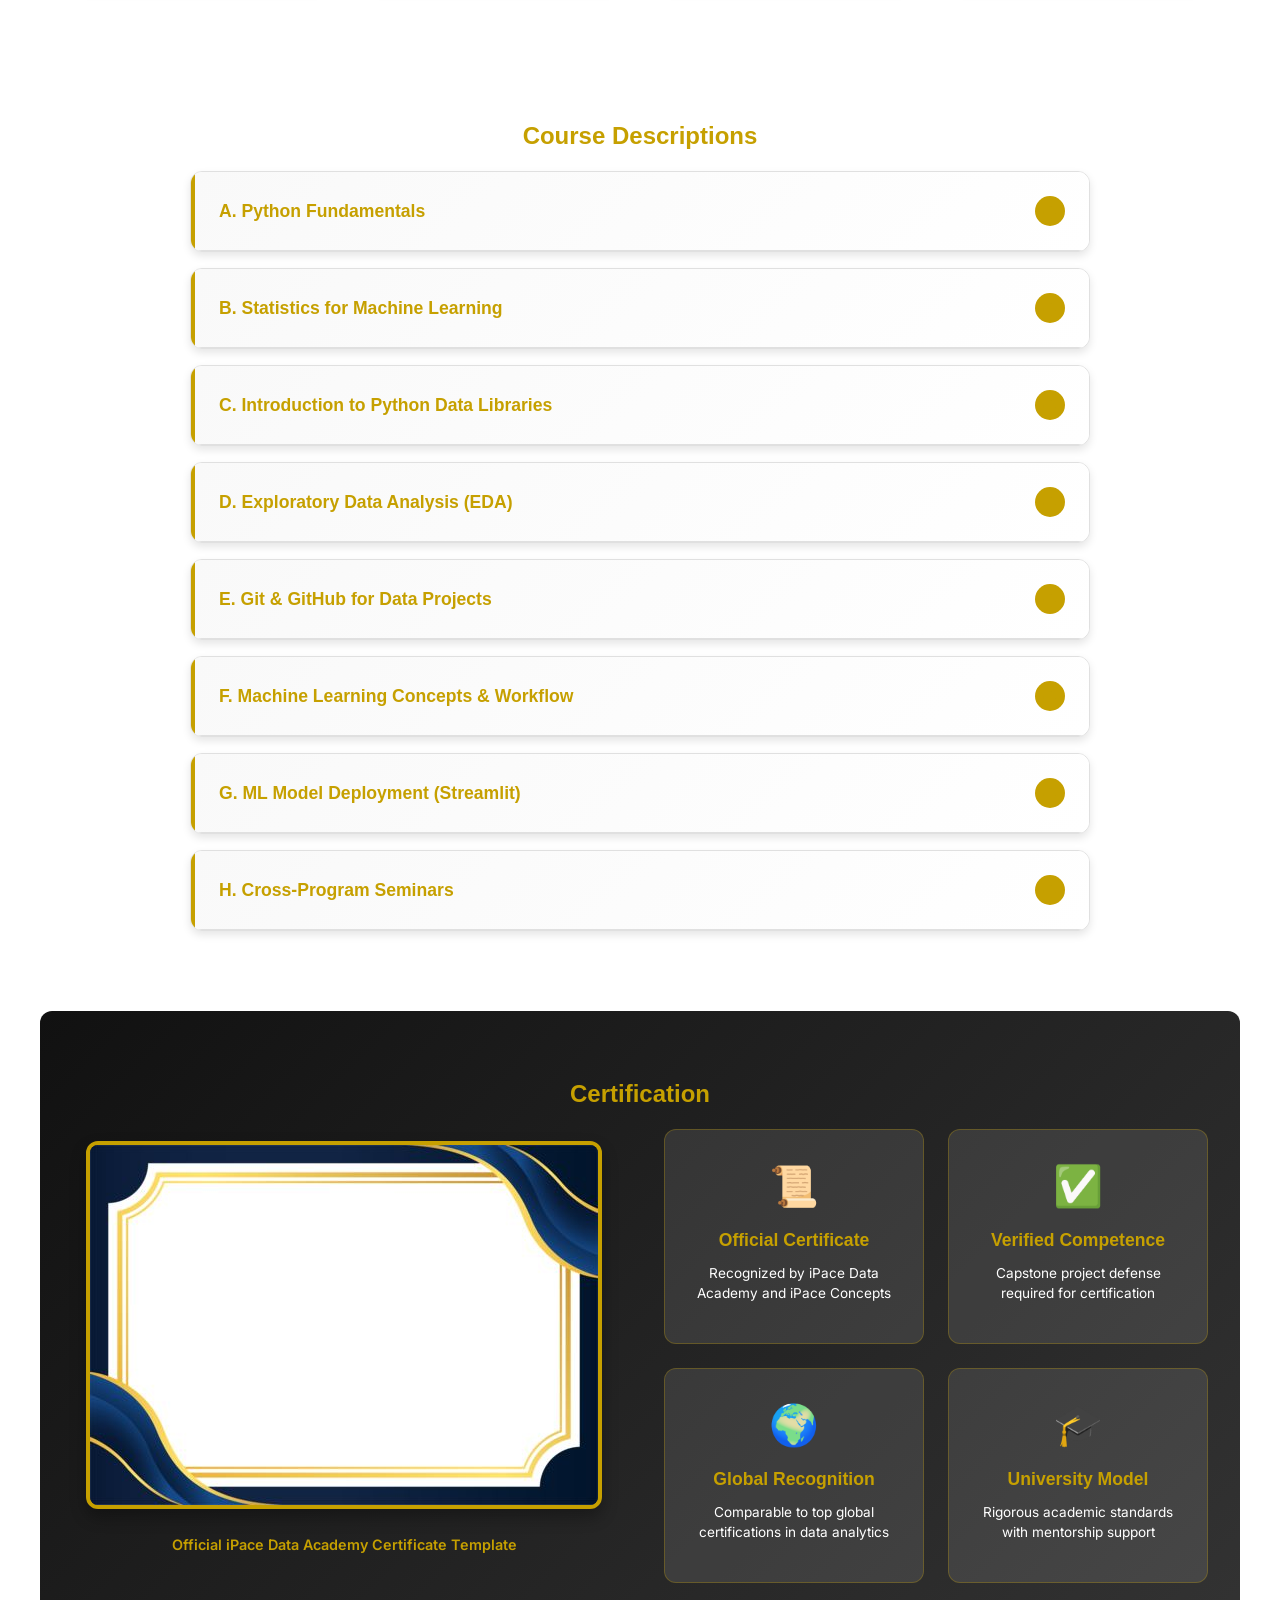
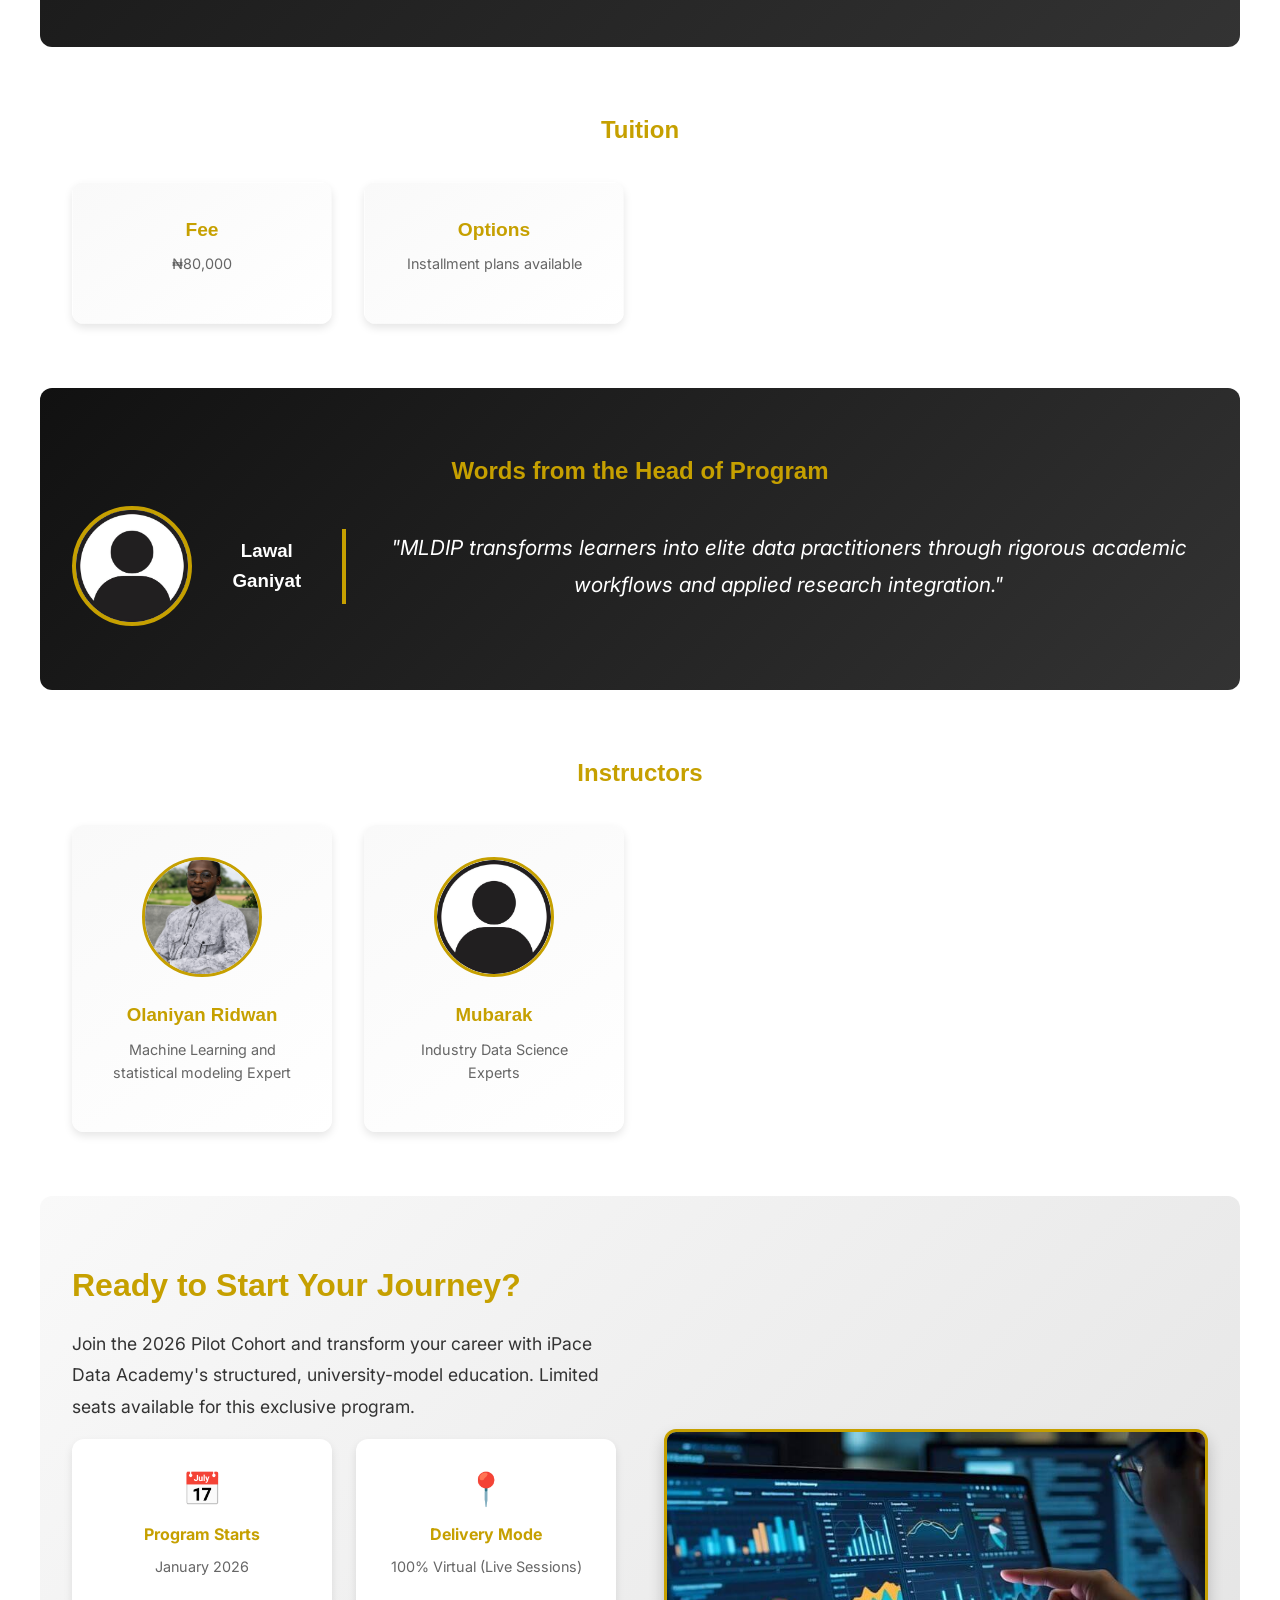
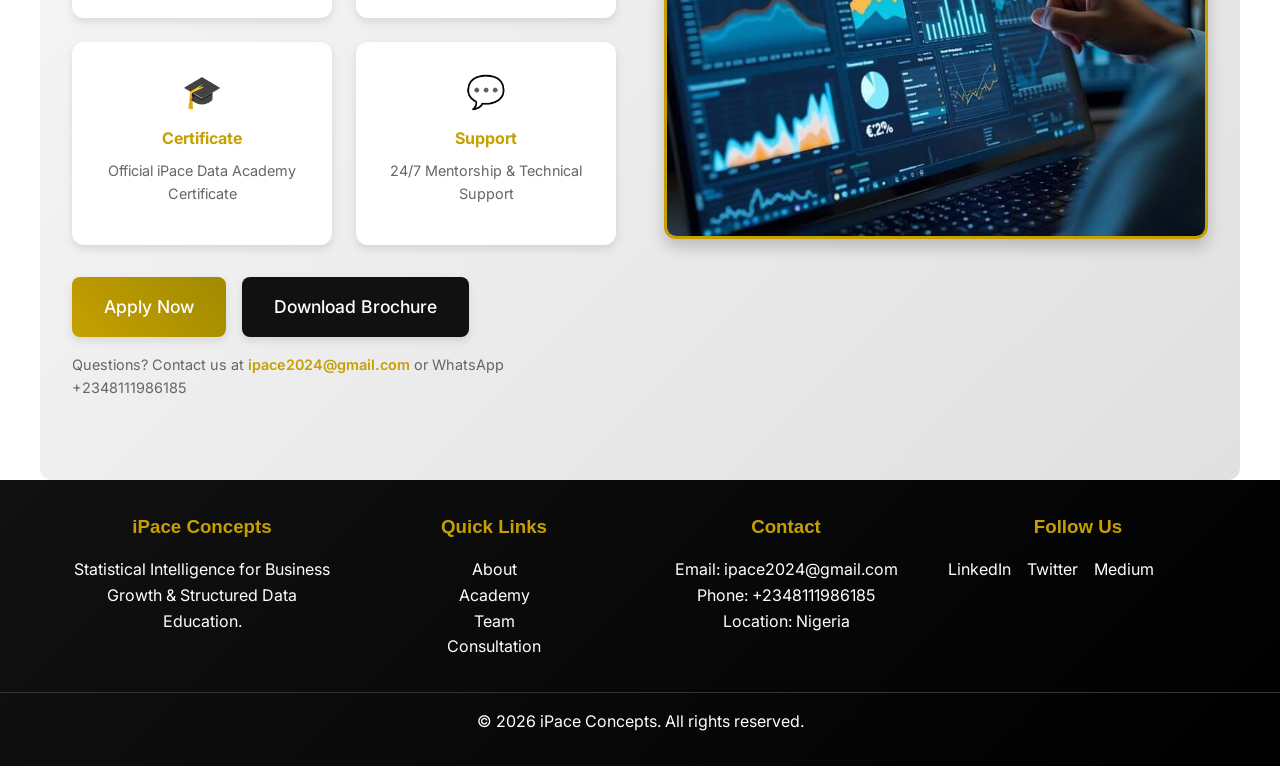
<file: programs/mldip.html>
<!DOCTYPE html>
<html lang="en">
<head>
    <meta charset="UTF-8">
    <meta name="viewport" content="width=device-width, initial-scale=1.0, maximum-scale=1.0, user-scalable=no">
    <title>MLDIP – Machine Learning & Data Intelligence Program | iPace Data Academy</title>
    <meta name="description" content="MLDIP is a 4-month structured Machine Learning & Data Intelligence Program by iPace Data Academy designed for aspiring data scientists and ML engineers.">
    <link rel="stylesheet" href="../assets/css/style.css">

        <!-- Logo for Search Results -->
    <!-- FAVICONS - ALL SIZES (CRITICAL FOR GOOGLE) -->
    <link rel="icon" type="image/x-icon" href="../assets/images/favicon.ico">
    <link rel="icon" type="image/png" sizes="32x32" href="../assets/images/favicon-32x32.png">
    <link rel="icon" type="image/png" sizes="16x16" href="../assets/images/favicon-16x16.png">
    <link rel="apple-touch-icon" sizes="180x180" href="../assets/images/apple-touch-icon.png">
    
    <!-- OPEN GRAPH (Facebook/LinkedIn/Twitter) -->
    <meta property="og:title" content="ADAP – Applied Data Analysis Program | iPace Data Academy">
    <meta property="og:description" content="4-month structured program. Master Excel, Python, Power BI. Transform data into business decisions. Apply Now!">
    <meta property="og:image" content="https://ipaceconcepts.com.ng/assets/images/adap-og-image.jpg">
    <meta property="og:url" content="https://ipaceconcepts.com.ng/academy/adap">
    <meta property="og:type" content="website">
    
    <!-- TWITTER CARD -->
    <meta name="twitter:card" content="summary_large_image">
    <meta name="twitter:title" content="ADAP – Applied Data Analysis Program">
    <meta name="twitter:description" content="Master data analysis with Excel, Python, Power BI. 4-month program. Apply Now!">
    <meta name="twitter:image" content="https://ipaceconcepts.com.ng/assets/images/adap-twitter.jpg">
    
    <!-- FONTS -->
    <link href="https://fonts.googleapis.com/css2?family=Inter:wght@400;600;700;800;900&display=swap" rel="stylesheet">
    
    <!-- Google tag (gtag.js) -->
    <script async src="https://www.googletagmanager.com/gtag/js?id=G-ZPH3Y8C8YK"></script>
    <script>
    window.dataLayer = window.dataLayer || [];
    function gtag(){dataLayer.push(arguments);}
    gtag('js', new Date());

    gtag('config', 'G-ZPH3Y8C8YK');
    </script>
</head>
<body>
    <header class="header">
        <nav class="nav">
            <div class="nav-logo">
                <a href="../"><img src="../assets/images/logo.jpg" alt="iPace Concepts Logo" class="logo"></a>
            </div>
            <ul class="nav-menu">
                <li><a href="../">Home</a></li>
                <li><a href="../services">Services</a></li>
                <li><a href="../about">About</a></li>
                <li class="dropdown">
                    <a href="../academy">Academy</a>
                    <ul class="dropdown-menu">
                        <li><a href="/rdap">RDAP</a></li>
                        <li><a href="/adap">ADAP</a></li>
                        <li><a href="/mldip">MLDIP</a></li>
                    </ul>
                </li>
                <li><a href="../team">Team</a></li>
                <li><a href="#" onclick="window.open('https://medium.com/@ipace2024', '_blank')">Blog</a></li>
            </ul>

            <div class="hamburger">☰</div>
            <div class="mobile-menu">
                <ul>
                    <li><a href="/">Home</a></li>
                    <li><a href="/services">Services</a></li>
                    <li><a href="/about">About</a></li>
                    <li><a href="/academy">Academy</a></li>
                    <li><a href="/team">Team</a></li>
                    <li><a href="#" onclick="window.open('www.medium.com/@ipace2024', '_blank')">Blog</a></li>
                    <li><a href="/consultation">Consultation</a></li>
                </ul>
            </div>
            <div class="nav-cta">
                <a href="https://docs.google.com/forms/d/e/1FAIpQLSeRmwGr8bwD1uKpdexrLr5AoOZWzB4sRZLyf7e7OcVv6pCF0A/viewform?usp=sharing&ouid=111703942489237670761" class="btn btn-primary">Apply Now</a>
                <a href="../assets/brochure/mldip.pdf" class="btn btn-secondary" target="_blank">Download Brochure</a>
            </div>
        </nav>
    </header>
    <main>
        <!-- Hero Section -->
        <section class="hero">
            <div class="hero-content">
                <h1>Machine Learning & Data Intelligence Program (MLDIP)</h1>
                <p>2026 Pilot Cohort | 4-Month Structured Program</p>
                <p>Train in data-driven problem solving, machine learning workflows, and intelligent system development.</p>
                <div class="hero-buttons">
                    <a href="https://docs.google.com/forms/d/e/1FAIpQLSeRmwGr8bwD1uKpdexrLr5AoOZWzB4sRZLyf7e7OcVv6pCF0A/viewform?usp=sharing&ouid=111703942489237670761" class="btn btn-primary">Apply Now</a>
                    <a href="../assets/brochure/mldip.pdf" class="btn btn-secondary" target="_blank">Download Brochure</a>
                </div>
            </div>
            <div class="hero-image">
                <img src="../assets/images/mldip-header.jpg" alt="MLDIP Program" class="hero-img">
            </div>
        </section>

        <!-- Who is this Program For? -->
        <section class="program-section">
            <div class="container">
                <h2>Who is this Program For?</h2>
                <div class="program-tiles">
                    <div class="program-tile">
                        <img src="../assets/images/aspiring_scientists.jpg" alt="Aspiring Data Scientists" class="tile-icon">
                        <h3>Aspiring Data Scientists</h3>
                        <p>Starting their ML journey</p>
                    </div>
                    <div class="program-tile">
                        <img src="../assets/images/machl.jpg" alt="ML Engineers" class="tile-icon">
                        <h3>ML Engineers</h3>
                        <p>Entry–mid level professionals</p>
                    </div>
                    <div class="program-tile">
                        <img src="../assets/images/advanced_analysts.jpg" alt="Analysts" class="tile-icon">
                        <h3>Analysts</h3>
                        <p>Transitioning into ML roles</p>
                    </div>
                    <div class="program-tile">
                        <img src="../assets/images/researchers.jpg" alt="Researchers" class="tile-icon">
                        <h3>Researchers</h3>
                        <p>Technical researchers and innovators</p>
                    </div>
                </div>
            </div>
        </section>

        <!-- Tools You Will Learn -->
        <section class="program-section tools-learn">
            <div class="container">
                <h2>Tools You Will Learn</h2>
                <div class="tools-tabs">
                    <button class="tab-btn active" onclick="showToolsTab('all')">All Tools</button>
                    <button class="tab-btn" onclick="showToolsTab('programming')">Programming</button>
                    <button class="tab-btn" onclick="showToolsTab('analysis')">Analysis</button>
                    <button class="tab-btn" onclick="showToolsTab('visualization')">Visualization</button>
                </div>
                <div class="tools-grid">
                    <div class="tool-card" data-category="programming">
                        <div class="tool-icon">🐍</div>
                        <h3>Python</h3>
                        <p>Programming for data and ML</p>
                    </div>
                    <div class="tool-card" data-category="analysis">
                        <div class="tool-icon">📊</div>
                        <h3>NumPy</h3>
                        <p>Numerical computing and arrays</p>
                    </div>
                    <div class="tool-card" data-category="analysis">
                        <div class="tool-icon">📈</div>
                        <h3>Pandas</h3>
                        <p>Data manipulation and analysis</p>
                    </div>
                    <div class="tool-card" data-category="visualization">
                        <div class="tool-icon">📊</div>
                        <h3>Matplotlib</h3>
                        <p>Data visualization and plotting</p>
                    </div>
                    <div class="tool-card" data-category="programming">
                        <div class="tool-icon">🤖</div>
                        <h3>Scikit-learn</h3>
                        <p>Machine learning algorithms</p>
                    </div>
                    <div class="tool-card" data-category="visualization">
                        <div class="tool-icon">🔧</div>
                        <h3>Streamlit</h3>
                        <p>ML app deployment and UI</p>
                    </div>
                    <div class="tool-card" data-category="analysis">
                        <div class="tool-icon">📦</div>
                        <h3>Git & GitHub</h3>
                        <p>Version control and collaboration</p>
                    </div>
                    <div class="tool-card" data-category="analysis">
                        <div class="tool-icon">📚</div>
                        <h3>Statistics</h3>
                        <p>Statistical reasoning for ML</p>
                    </div>
                </div>
            </div>
        </section>

        <!-- What You Will Learn -->
        <section class="program-section">
            <div class="container">
                <h2>What You Will Learn</h2>
                <div class="skills-tabs">
                    <button class="tab-btn active" onclick="showSkillsTab('all')">All Skills</button>
                    <button class="tab-btn" onclick="showSkillsTab('technical')">Technical</button>
                    <button class="tab-btn" onclick="showSkillsTab('analytical')">Analytical</button>
                    <button class="tab-btn" onclick="showSkillsTab('communication')">Communication</button>
                </div>
                <div class="skills-grid">
                    <div class="skill-tile" data-category="technical">
                        <h3>Python Programming</h3>
                        <p>Write code for data analysis and ML</p>
                    </div>
                    <div class="skill-tile" data-category="technical">
                        <h3>ML Models</h3>
                        <p>Build, evaluate, and interpret models</p>
                    </div>
                    <div class="skill-tile" data-category="analytical">
                        <h3>EDA</h3>
                        <p>Perform exploratory data analysis</p>
                    </div>
                    <div class="skill-tile" data-category="analytical">
                        <h3>Statistics</h3>
                        <p>Apply statistics to ML problems</p>
                    </div>
                    <div class="skill-tile" data-category="communication">
                        <h3>Deployment</h3>
                        <p>Deploy basic ML applications</p>
                    </div>
                    <div class="skill-tile" data-category="communication">
                        <h3>Communication</h3>
                        <p>Communicate ML results clearly</p>
                    </div>
                </div>
            </div>
        </section>

        <!-- Program Structure -->
        <section class="program-section">
            <div class="container">
                <h2>Program Structure</h2>
                <div class="program-tiles">
                    <div class="program-tile">
                        <h3>Duration</h3>
                        <p>4 Months (Teaching Phase)</p>
                    </div>
                    <div class="program-tile">
                        <h3>Mode</h3>
                        <p>Live Virtual Sessions</p>
                    </div>
                    <div class="program-tile">
                        <h3>Projects</h3>
                        <p>Mentored Capstone Project</p>
                    </div>
                    <div class="program-tile">
                        <h3>Certification</h3>
                        <p>iPace Data Academy Certificate</p>
                    </div>
                </div>
            </div>
        </section>

        <!-- Course Descriptions (Accordion) -->
        <section class="program-section">
            <div class="container">
                <h2>Course Descriptions</h2>
                <div class="accordion">
                    <div class="accordion-item">
                        <div class="accordion-header">
                            <h3>A. Python Fundamentals</h3>
                            <span class="accordion-icon">+</span>
                        </div>
                        <div class="accordion-content">
                            <span class="category-badge">Core Foundation / Short Modular</span>
                            <span class="duration-badge">4 Weeks (Month 1)</span>
                            <p><strong>Topics Covered:</strong></p>
                            <ul>
                                <li>Python basics and syntax</li>
                                <li>Data types and variables</li>
                                <li>Control flow (if-else, loops)</li>
                                <li>Functions and modules</li>
                            </ul>
                        </div>
                    </div>
                    <div class="accordion-item">
                        <div class="accordion-header">
                            <h3>B. Statistics for Machine Learning</h3>
                            <span class="accordion-icon">+</span>
                        </div>
                        <div class="accordion-content">
                            <span class="category-badge">Core Theory / Short Modular</span>
                            <span class="duration-badge">4 Weeks (Month 1)</span>
                            <p><strong>Topics Covered:</strong></p>
                            <ul>
                                <li>Probability theory and distributions</li>
                                <li>Statistical estimation and inference</li>
                                <li>Statistical thinking for ML</li>
                                <li>Hypothesis testing basics</li>
                            </ul>
                        </div>
                    </div>
                    <div class="accordion-item">
                        <div class="accordion-header">
                            <h3>C. Introduction to Python Data Libraries</h3>
                            <span class="accordion-icon">+</span>
                        </div>
                        <div class="accordion-content">
                            <span class="category-badge">Core Skill / Short Modular</span>
                            <span class="duration-badge">2 Weeks (Month 2)</span>
                            <p><strong>Topics Covered:</strong></p>
                            <ul>
                                <li>NumPy for numerical operations</li>
                                <li>Pandas for data handling</li>
                                <li>Data structures and manipulation</li>
                                <li>Basic data operations</li>
                            </ul>
                        </div>
                    </div>
                    <div class="accordion-item">
                        <div class="accordion-header">
                            <h3>D. Exploratory Data Analysis (EDA)</h3>
                            <span class="accordion-icon">+</span>
                        </div>
                        <div class="accordion-content">
                            <span class="category-badge">Core Skill</span>
                            <span class="duration-badge">4 Weeks (Month 2–3)</span>
                            <p><strong>Topics Covered:</strong></p>
                            <ul>
                                <li>Data cleaning and preprocessing</li>
                                <li>Data visualization techniques</li>
                                <li>Feature understanding and selection</li>
                                <li>Insight generation from data</li>
                            </ul>
                        </div>
                    </div>
                    <div class="accordion-item">
                        <div class="accordion-header">
                            <h3>E. Git & GitHub for Data Projects</h3>
                            <span class="accordion-icon">+</span>
                        </div>
                        <div class="accordion-content">
                            <span class="category-badge">Short Modular</span>
                            <span class="duration-badge">3 Weeks (Month 2)</span>
                            <p><strong>Topics Covered:</strong></p>
                            <ul>
                                <li>Version control fundamentals</li>
                                <li>Git commands and workflows</li>
                                <li>GitHub repository management</li>
                                <li>Collaboration and project management</li>
                            </ul>
                        </div>
                    </div>
                    <div class="accordion-item">
                        <div class="accordion-header">
                            <h3>F. Machine Learning Concepts & Workflow</h3>
                            <span class="accordion-icon">+</span>
                        </div>
                        <div class="accordion-content">
                            <span class="category-badge">Advanced Tool</span>
                            <span class="duration-badge">4 Weeks (Month 3–4)</span>
                            <p><strong>Topics Covered:</strong></p>
                            <ul>
                                <li>Supervised learning algorithms</li>
                                <li>Unsupervised learning techniques</li>
                                <li>Model evaluation and metrics</li>
                                <li>ML pipelines and best practices</li>
                            </ul>
                        </div>
                    </div>
                    <div class="accordion-item">
                        <div class="accordion-header">
                            <h3>G. ML Model Deployment (Streamlit)</h3>
                            <span class="accordion-icon">+</span>
                        </div>
                        <div class="accordion-content">
                            <span class="category-badge">Advanced Tool</span>
                            <span class="duration-badge">4 Weeks (Month 4)</span>
                            <p><strong>Topics Covered:</strong></p>
                            <ul>
                                <li>Model packaging and serialization</li>
                                <li>Deployment strategies</li>
                                <li>Interactive ML apps with Streamlit</li>
                                <li>Application testing and debugging</li>
                            </ul>
                        </div>
                    </div>
                    <div class="accordion-item">
                        <div class="accordion-header">
                            <h3>H. Cross-Program Seminars</h3>
                            <span class="accordion-icon">+</span>
                        </div>
                        <div class="accordion-content">
                            <span class="category-badge">Seminars</span>
                            <span class="duration-badge">Invited Professionals</span>
                            <p><strong>Topics Covered:</strong></p>
                            <ul>
                                <li>Responsible Use of AI (1 Day)</li>
                                <li>Digital & Data Thinking (1 Day)</li>
                                <li>Data Visualization & Interpretation (2 Days)</li>
                            </ul>
                        </div>
                    </div>
                </div>
            </div>
        </section>

                <!-- Certification Section (2 Columns) -->
        <section class="program-section certification">
            <div class="container">
                <h2>Certification</h2>
                <div class="certification-layout">
                    <div class="certification-image">
                        <img src="../assets/images/certificate_temp.jpg" alt="iPace Certificate Template" class="certificate-img">
                        <p class="cert-caption">Official iPace Data Academy Certificate Template</p>
                    </div>
                    <div class="certification-info">
                        <div class="cert-item">
                            <div class="cert-icon">📜</div>
                            <h3>Official Certificate</h3>
                            <p>Recognized by iPace Data Academy and iPace Concepts</p>
                        </div>
                        <div class="cert-item">
                            <div class="cert-icon">✅</div>
                            <h3>Verified Competence</h3>
                            <p>Capstone project defense required for certification</p>
                        </div>
                        <div class="cert-item">
                            <div class="cert-icon">🌍</div>
                            <h3>Global Recognition</h3>
                            <p>Comparable to top global certifications in data analytics</p>
                        </div>
                        <div class="cert-item">
                            <div class="cert-icon">🎓</div>
                            <h3>University Model</h3>
                            <p>Rigorous academic standards with mentorship support</p>
                        </div>
                    </div>
                </div>
            </div>
        </section>

                <!-- Tuition Section -->
        <section class="program-section">
            <div class="container">
                <h2>Tuition</h2>
                <div class="program-tiles">
                    <div class="program-tile">
                        <h3>Fee</h3>
                        <p>₦80,000</p>
                    </div>
                    <div class="program-tile">
                        <h3>Options</h3>
                        <p>Installment plans available</p>
                    </div>
                </div>
            </div>
        </section>

        <!-- Head of Program Quote -->
        <section class="program-section head-quote">
            <div class="container">
                <h2>Words from the Head of Program</h2>
                <div class="quote-content">
                    <img src="../assets/images/Ganiyat-plh.jpg" alt="Head of Program" class="head-img">
                    <h3>Lawal Ganiyat</h3>
                    <blockquote>"MLDIP transforms learners into elite data practitioners through rigorous academic workflows and applied research integration."</blockquote>
                </div>
            </div>
        </section>


        <!-- Head of Program & Instructors -->
        <section class="program-section">
            <div class="container">
                <h2>Instructors</h2>
                <div class="instructors-grid">
                    <div class="instructor-card">
                        <img src="../assets/images/Ridwan'.png" alt="Python Instructor" class="instructor-img">
                        <h3>Olaniyan Ridwan</h3>
                        <p>Machine Learning and statistical modeling Expert</p>
                    </div>

                    <div class="instructor-card">
                        <img src="../assets/images/Ganiyat-plh.jpg" alt="Data Scientist" class="instructor-img">
                        <h3>Mubarak</h3>
                        <p>Industry Data Science Experts</p>
                    </div>
                </div>
            </div>
        </section>
        <!-- Register Now Section -->
        <section class="program-section register-now">
            <div class="container">
                <div class="register-layout">
                    <div class="register-content">
                        <h2>Ready to Start Your Journey?</h2>
                        <p class="register-intro">
                            Join the 2026 Pilot Cohort and transform your career with iPace Data Academy's structured, university-model education. 
                            Limited seats available for this exclusive program.
                        </p>
                        <div class="register-features">
                            <div class="register-feature">
                                <div class="feature-icon">📅</div>
                                <h4>Program Starts</h4>
                                <p>January 2026</p>
                            </div>
                            <div class="register-feature">
                                <div class="feature-icon">📍</div>
                                <h4>Delivery Mode</h4>
                                <p>100% Virtual (Live Sessions)</p>
                            </div>
                            <div class="register-feature">
                                <div class="feature-icon">🎓</div>
                                <h4>Certificate</h4>
                                <p>Official iPace Data Academy Certificate</p>
                            </div>
                            <div class="register-feature">
                                <div class="feature-icon">💬</div>
                                <h4>Support</h4>
                                <p>24/7 Mentorship & Technical Support</p>
                            </div>
                        </div>
                        <div class="register-cta">
                            <a href="https://docs.google.com/forms/d/e/1FAIpQLSeRmwGr8bwD1uKpdexrLr5AoOZWzB4sRZLyf7e7OcVv6pCF0A/viewform?usp=sharing&ouid=111703942489237670761" class="btn btn-primary btn-large">Apply Now</a>
                            <a href="../assets/brochure/rdap.pdf" class="btn btn-secondary btn-large" target="_blank">Download Brochure</a>
                        </div>
                        <p class="register-note">Questions? Contact us at <a href="mailto:ipace2024@gmail.com">ipace2024@gmail.com</a> or WhatsApp +2348111986185</p>
                    </div>
                    <div class="register-image">
                        <img src="../assets/images/data_academy.jpg" alt="Student Success" class="register-img">  
                    </div>
                </div>
            </div>
        </section>

    <footer class="footer">
        <div class="container">
            <div class="footer-grid">
                <div class="footer-section">
                    <h3>iPace Concepts</h3>
                    <p>Statistical Intelligence for Business Growth & Structured Data Education.</p>
                </div>
                <div class="footer-section">
                    <h3>Quick Links</h3>
                    <ul>
                        <li><a href="../about">About</a></li>
                        <li><a href="../academy">Academy</a></li>
                        <li><a href="../team">Team</a></li>
                        <li><a href="../consultation">Consultation</a></li>
                    </ul>
                </div>
                <div class="footer-section">
                    <h3>Contact</h3>
                    <p>Email: ipace2024@gmail.com</p>
                    <p>Phone: +2348111986185</p>
                    <p>Location: Nigeria</p>
                </div>
                <div class="footer-section">
                    <h3>Follow Us</h3>
                    <ul class="social-links">
                        <li><a href="https://www.linkedin.com/company/ipace24">LinkedIn</a></li>
                        <li><a href="https://x.com/ipace2024">Twitter</a></li>
                        <li><a href="https://medium.com/@ipace2024">Medium</a></li>
                    </ul>
                </div>
            </div>
            <div class="footer-bottom">
                <p>&copy; 2026 iPace Concepts. All rights reserved.</p>
            </div>
        </div>
    </footer>
    <script src="../assets/js/script.js"></script>
</body>
</html>
</file>
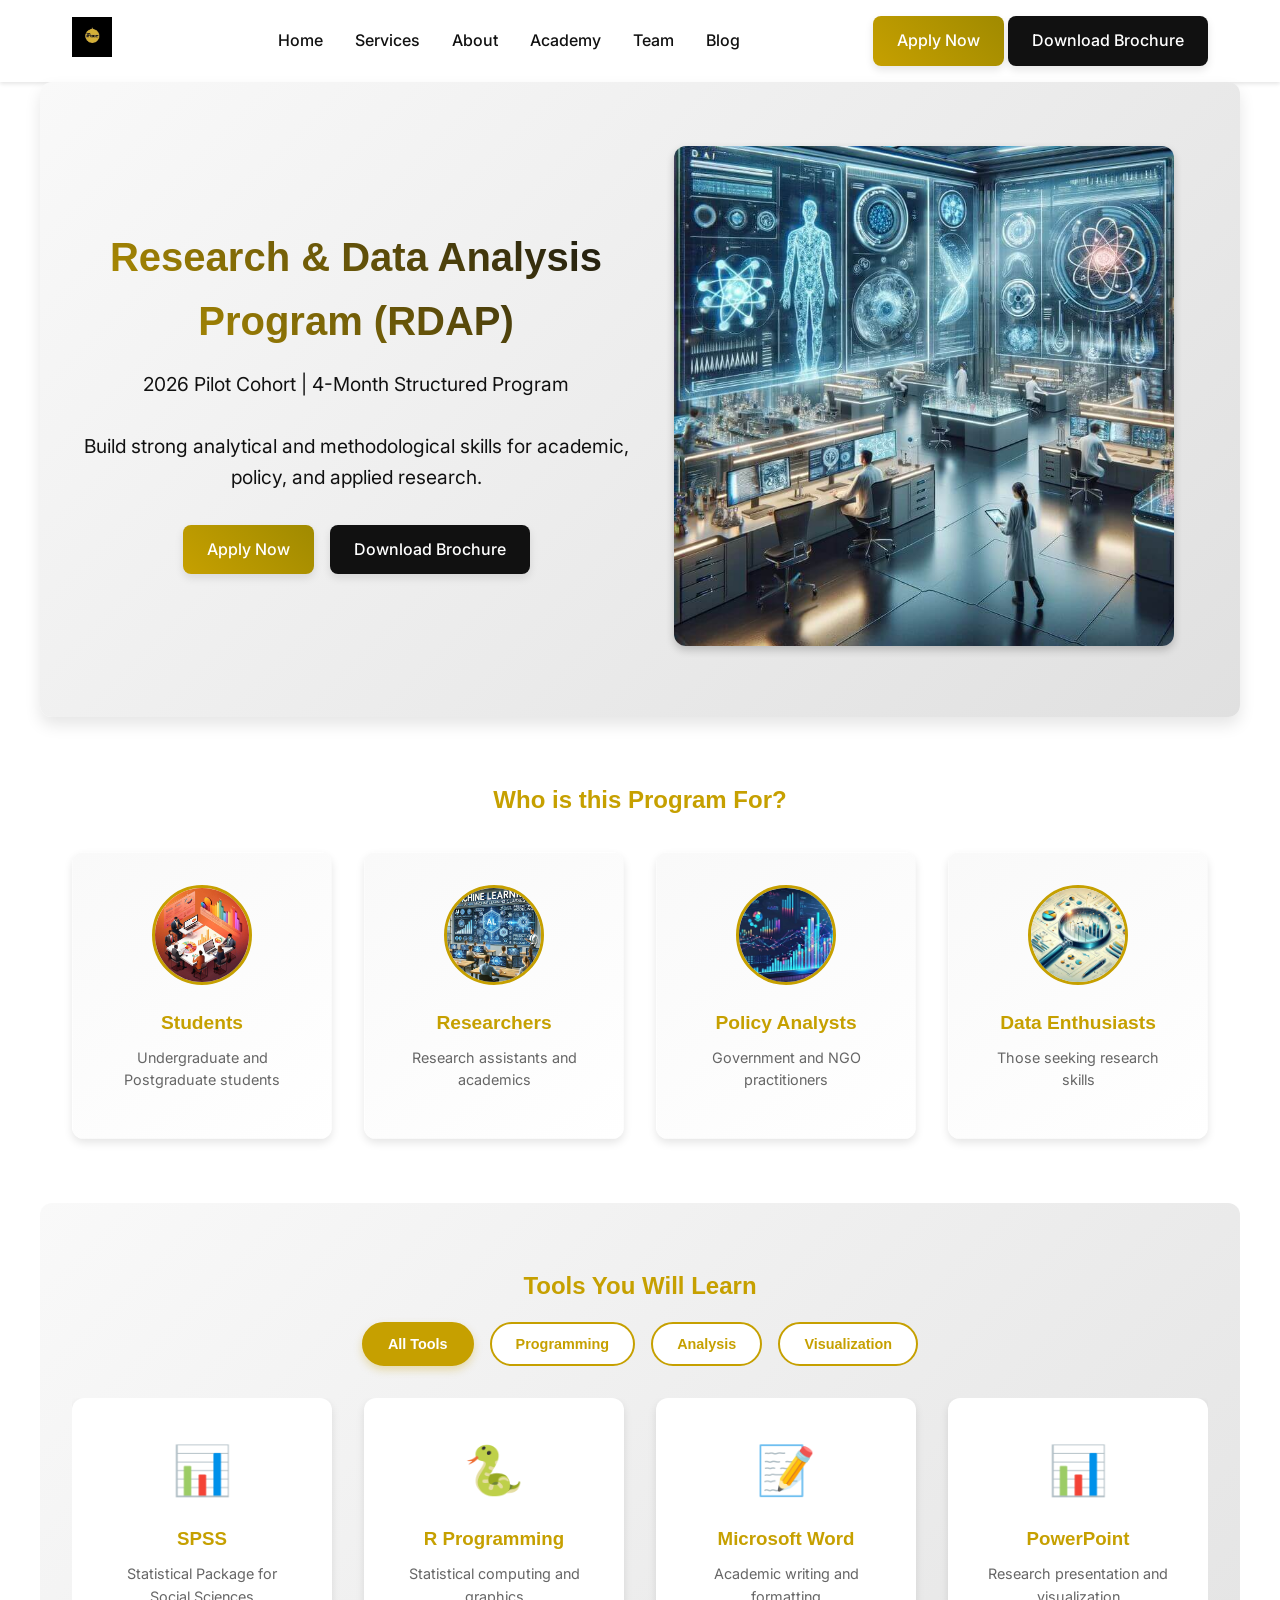
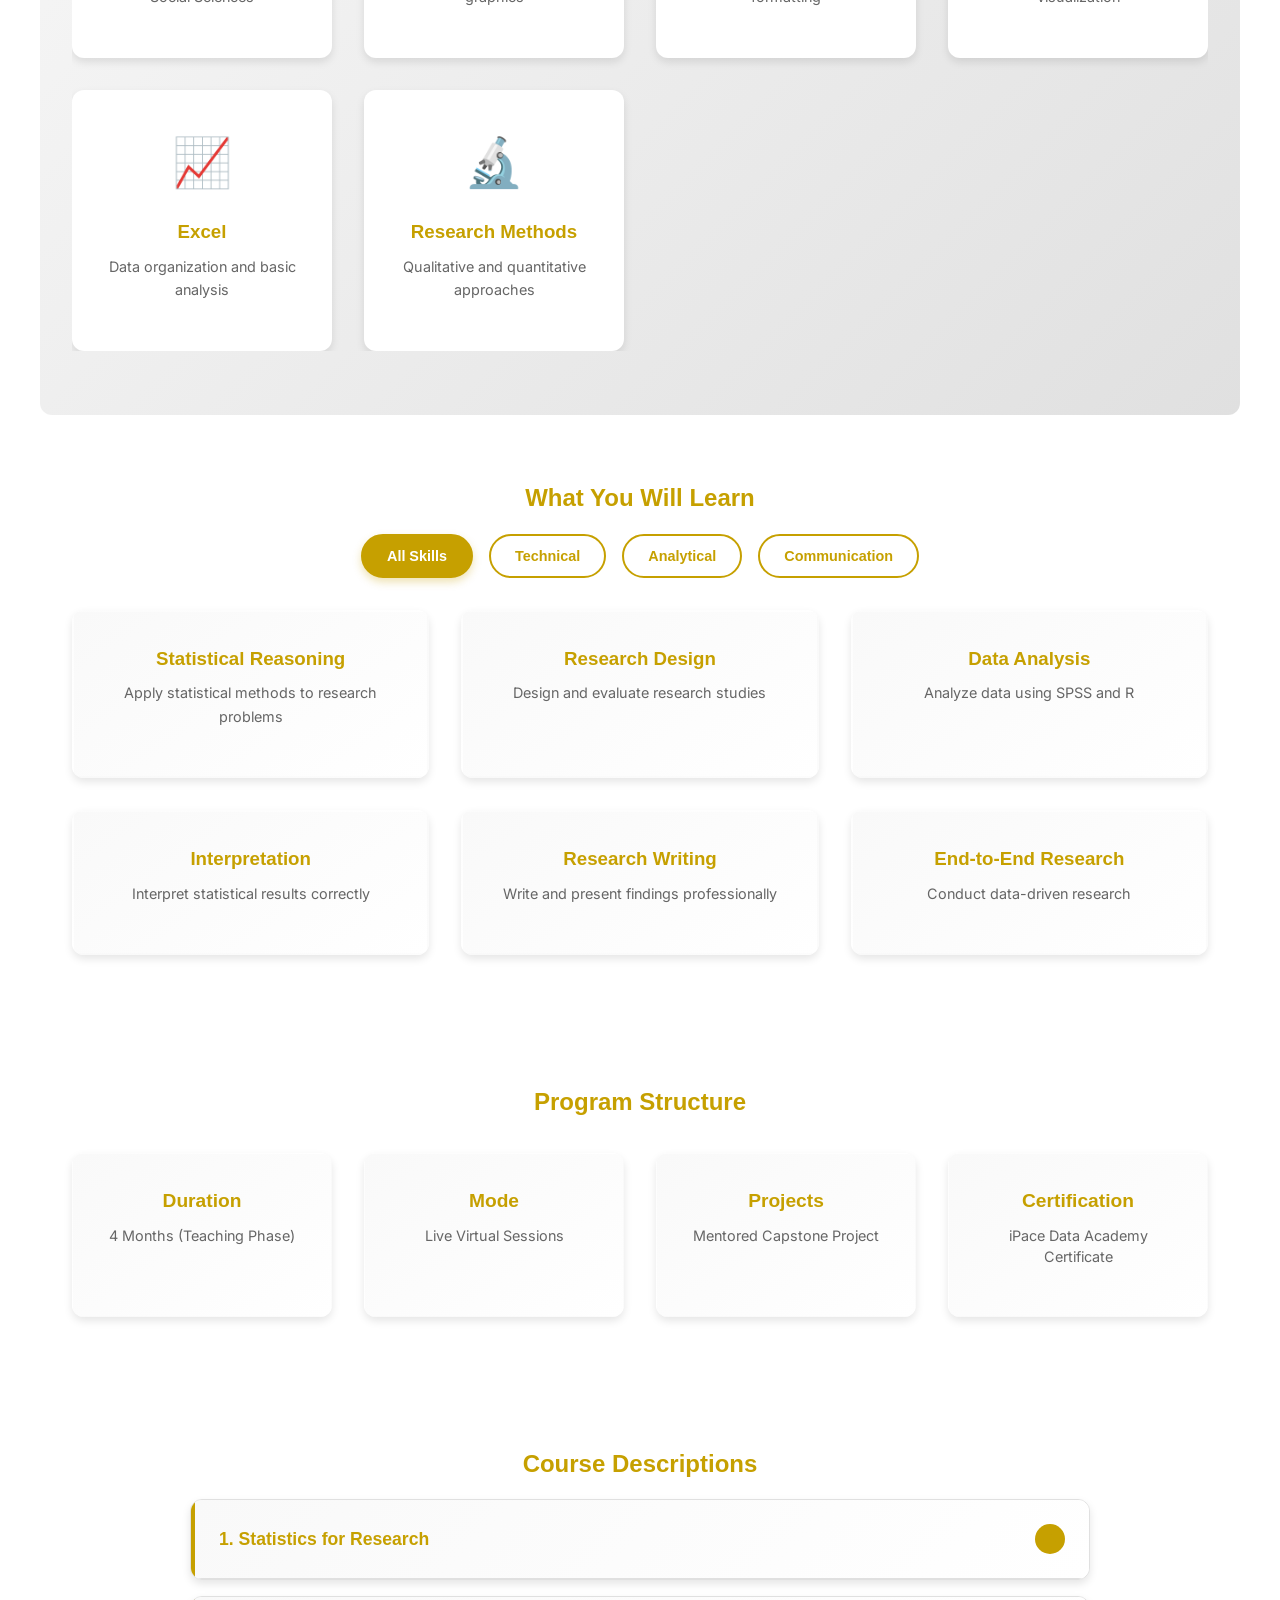
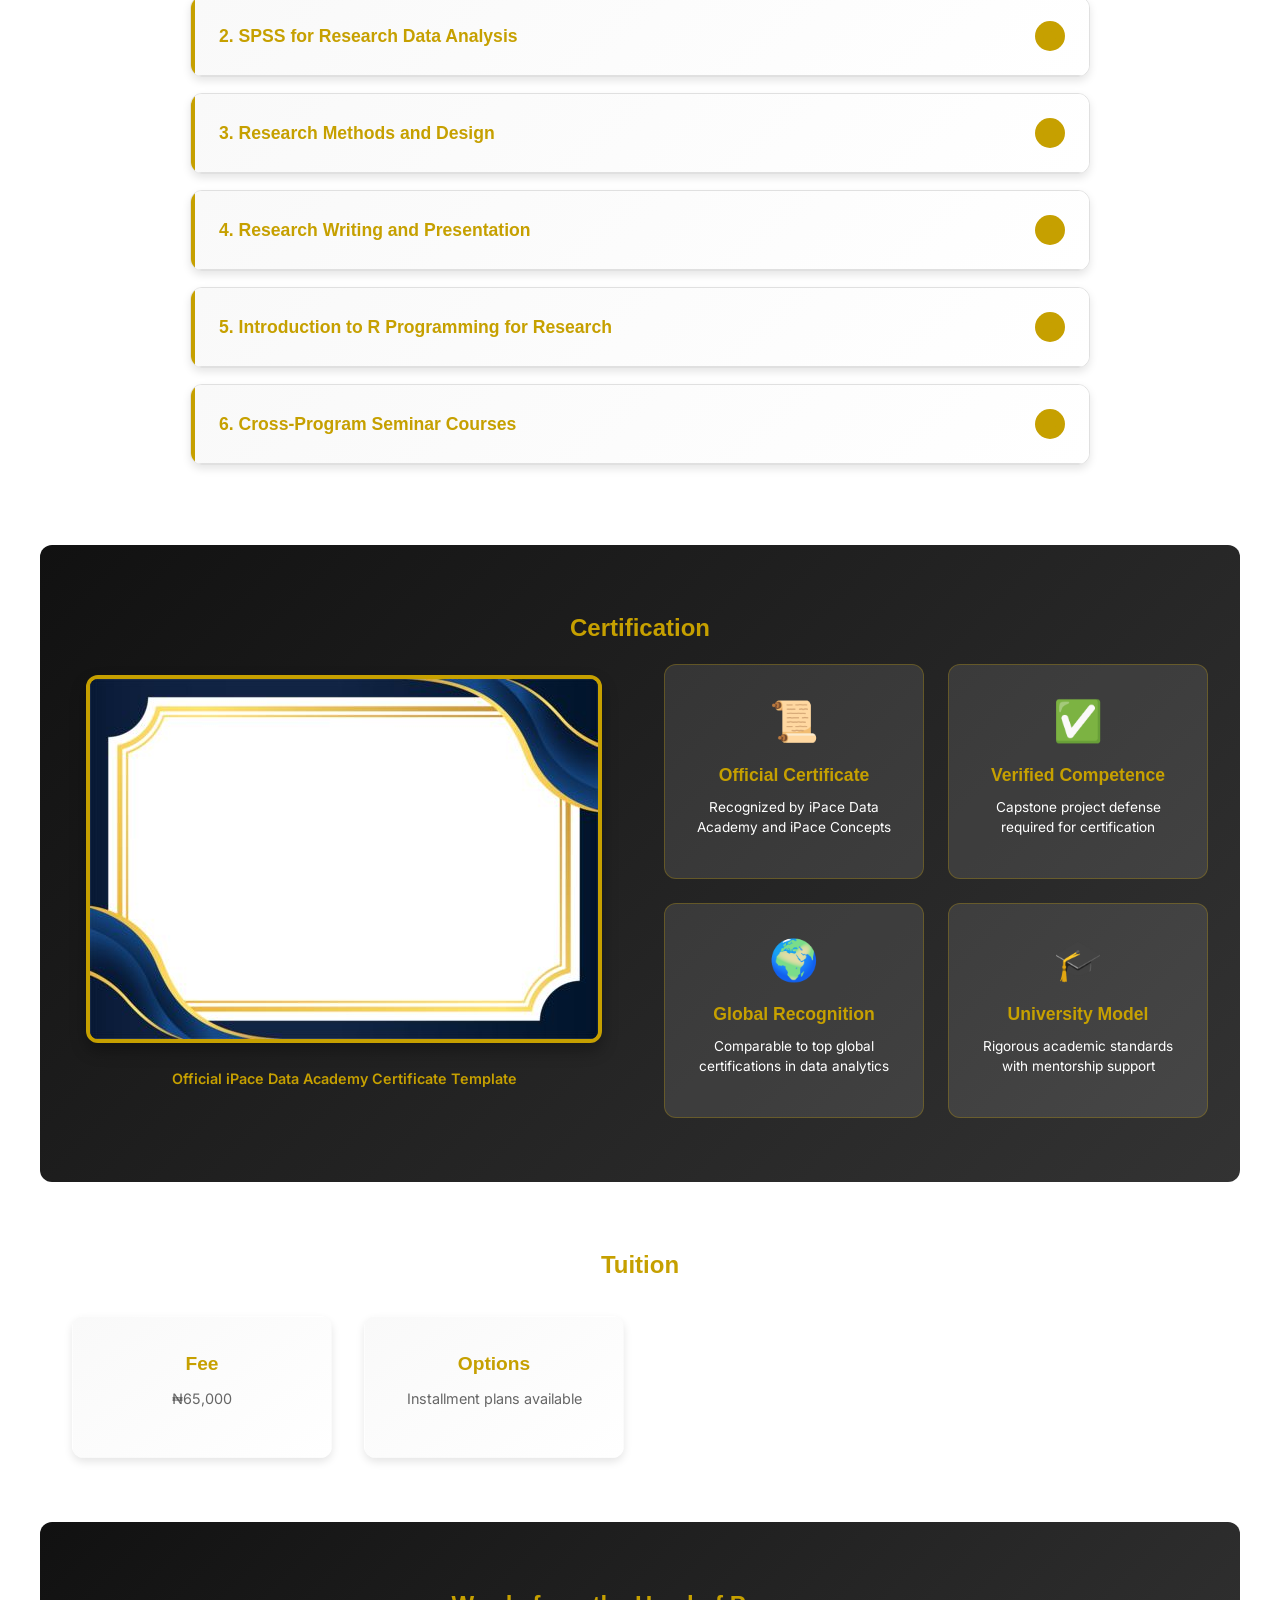
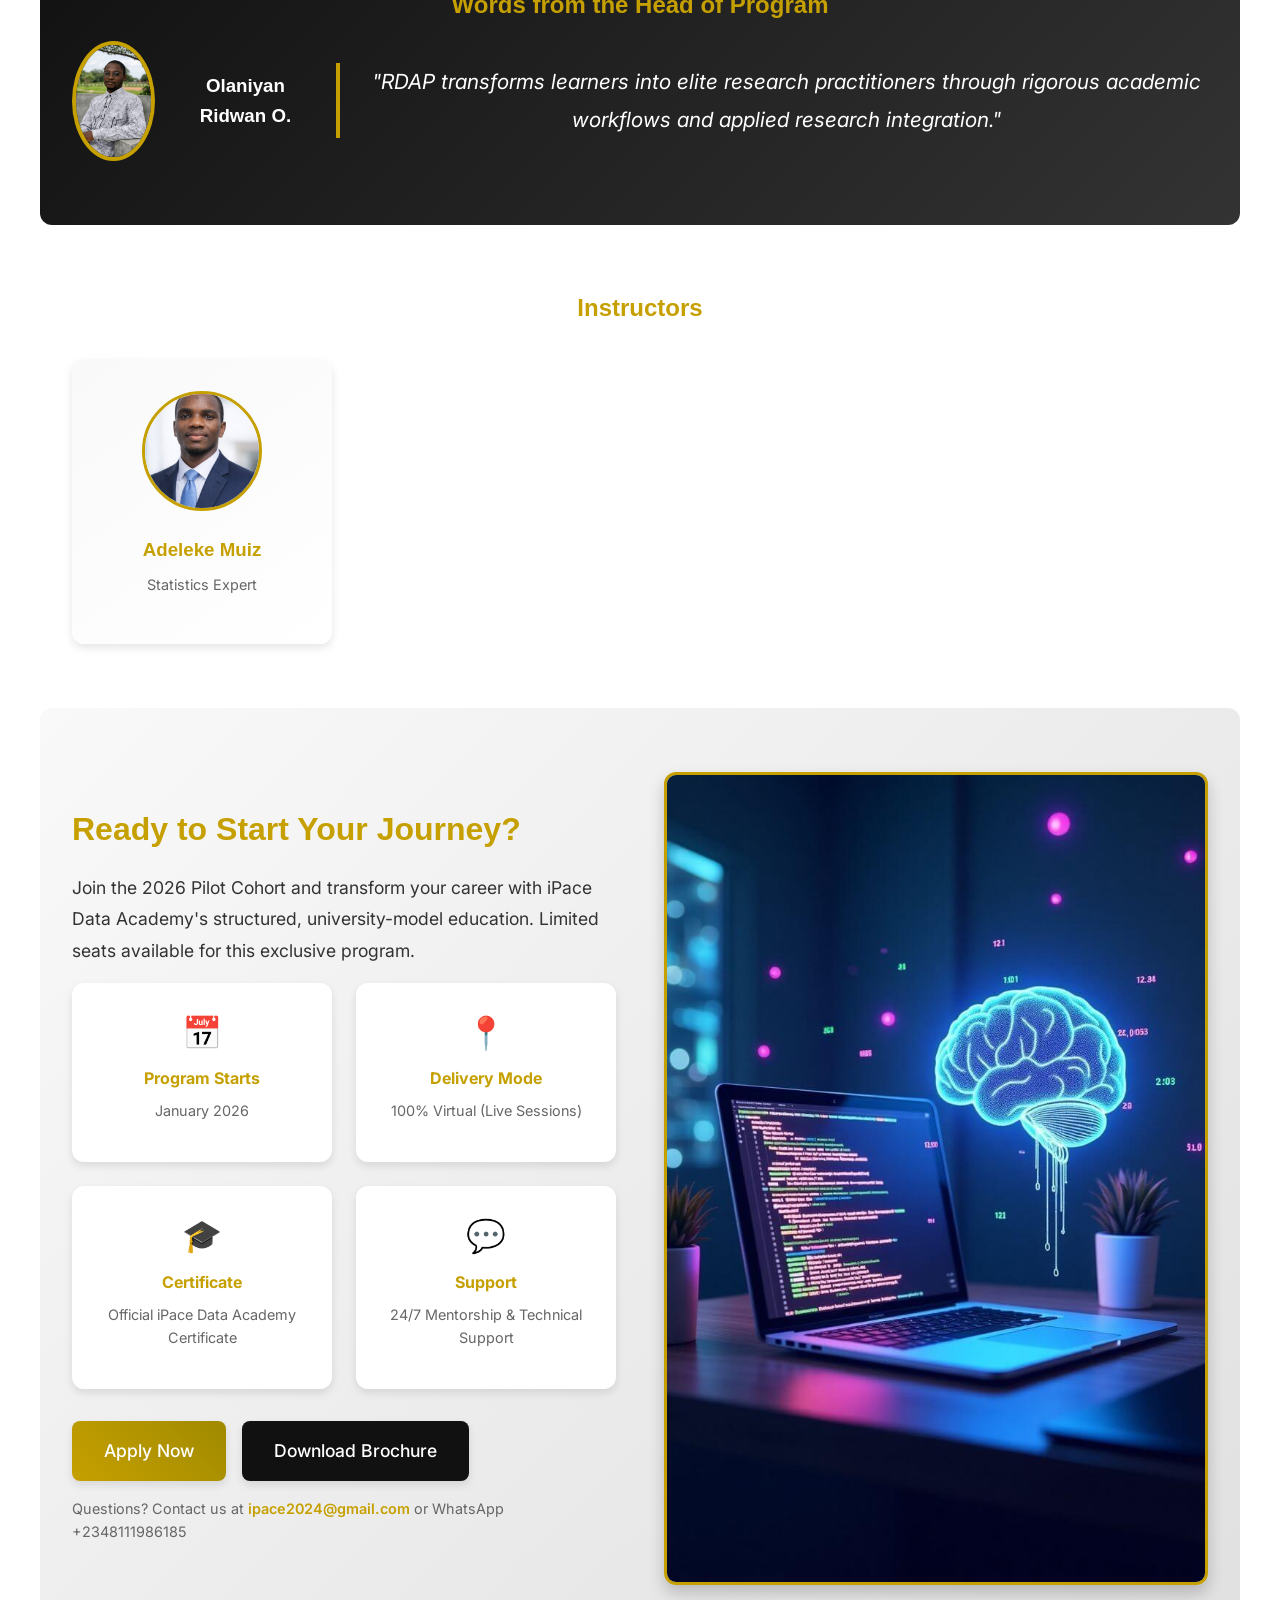
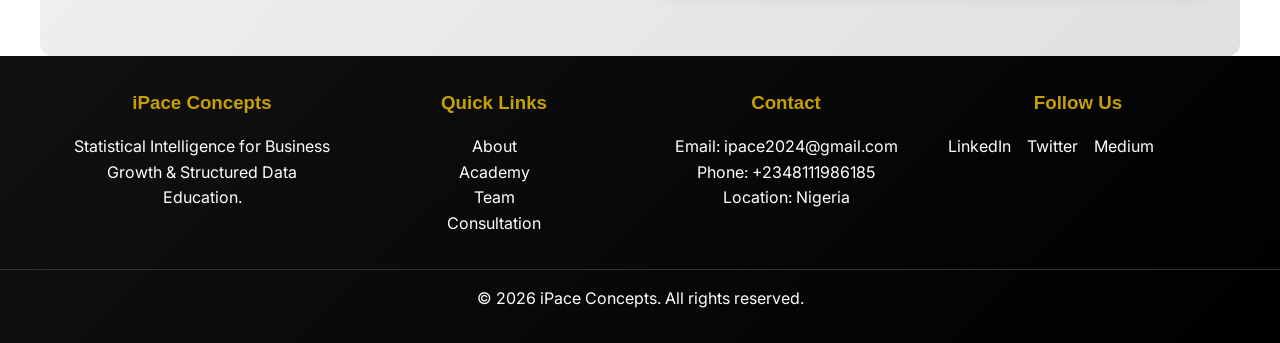
<file: programs/rdap.html>
<!DOCTYPE html>
<html lang="en">
<head>
    <meta charset="UTF-8">
    <meta name="viewport" content="width=device-width, initial-scale=1.0, maximum-scale=1.0, user-scalable=no">
    <title>RDAP – Research & Data Analysis Program | iPace Data Academy</title>
    <meta name="description" content="RDAP is a 4-month structured Research & Data Analysis Program by iPace Data Academy designed for students and professionals in Nigeria.">
    <link rel="stylesheet" href="../assets/css/style.css">
    <!-- Logo for Search Results -->
    <!-- FAVICONS - ALL SIZES (CRITICAL FOR GOOGLE) -->
    <link rel="icon" type="image/x-icon" href="../assets/images/favicon.ico">
    <link rel="icon" type="image/png" sizes="32x32" href="../assets/images/favicon-32x32.png">
    <link rel="icon" type="image/png" sizes="16x16" href="../assets/images/favicon-16x16.png">
    <link rel="apple-touch-icon" sizes="180x180" href="../assets/images/apple-touch-icon.png">
    
    <!-- OPEN GRAPH (Facebook/LinkedIn/Twitter) -->
    <meta property="og:title" content="ADAP – Applied Data Analysis Program | iPace Data Academy">
    <meta property="og:description" content="4-month structured program. Master Excel, Python, Power BI. Transform data into business decisions. Apply Now!">
    <meta property="og:image" content="https://ipaceconcepts.com.ng/assets/images/adap-og-image.jpg">
    <meta property="og:url" content="https://ipaceconcepts.com.ng/academy/adap">
    <meta property="og:type" content="website">
    
    <!-- TWITTER CARD -->
    <meta name="twitter:card" content="summary_large_image">
    <meta name="twitter:title" content="ADAP – Applied Data Analysis Program">
    <meta name="twitter:description" content="Master data analysis with Excel, Python, Power BI. 4-month program. Apply Now!">
    <meta name="twitter:image" content="https://ipaceconcepts.com.ng/assets/images/adap-twitter.jpg">
    
    <!-- FONTS -->
    <link href="https://fonts.googleapis.com/css2?family=Inter:wght@400;600;700;800;900&display=swap" rel="stylesheet">

    <!-- Google tag (gtag.js) -->
    <script async src="https://www.googletagmanager.com/gtag/js?id=G-ZPH3Y8C8YK"></script>
    <script>
    window.dataLayer = window.dataLayer || [];
    function gtag(){dataLayer.push(arguments);}
    gtag('js', new Date());

    gtag('config', 'G-ZPH3Y8C8YK');
    </script>
</head>
<body>
    <header class="header">
        <nav class="nav">
            <div class="nav-logo">
                <a href="../"><img src="../assets/images/logo.jpg" alt="iPace Concepts Logo" class="logo"></a>
            </div>
            <ul class="nav-menu">
                <li><a href="../">Home</a></li>
                <li><a href="../services">Services</a></li>
                <li><a href="../about">About</a></li>
                <li class="dropdown">
                    <a href="../academy">Academy</a>
                    <ul class="dropdown-menu">
                        <li><a href="/rdap">RDAP</a></li>
                        <li><a href="/adap">ADAP</a></li>
                        <li><a href="/mldip">MLDIP</a></li>
                    </ul>
                </li>
                <li><a href="../team">Team</a></li>
                <li><a href="#" onclick="window.open('https://medium.com/@ipace2024', '_blank')">Blog</a></li>
            </ul>

            <div class="hamburger">☰</div>
            <div class="mobile-menu">
                <ul>
                    <li><a href="/">Home</a></li>
                    <li><a href="/services">Services</a></li>
                    <li><a href="/about">About</a></li>
                    <li><a href="/academy">Academy</a></li>
                    <li><a href="/team">Team</a></li>
                    <li><a href="#" onclick="window.open('www.medium.com/@ipace2024', '_blank')">Blog</a></li>
                    <li><a href="/consultation">Consultation</a></li>
                </ul>
            </div>
            <div class="nav-cta">
                <a href="https://docs.google.com/forms/d/e/1FAIpQLSeRmwGr8bwD1uKpdexrLr5AoOZWzB4sRZLyf7e7OcVv6pCF0A/viewform?usp=sharing&ouid=111703942489237670761" class="btn btn-primary">Apply Now</a>
                <a href="../assets/brochure/rdap.pdf" class="btn btn-secondary" target="_blank">Download Brochure</a>
            </div>
        </nav>
    </header>
    <main>
        <!-- Hero Section -->
        <section class="hero">
            <div class="hero-content">
                <h1>Research & Data Analysis Program (RDAP)</h1>
                <p>2026 Pilot Cohort | 4-Month Structured Program</p>
                <p>Build strong analytical and methodological skills for academic, policy, and applied research.</p>
                <div class="hero-buttons">
                    <a href="https://docs.google.com/forms/d/e/1FAIpQLSeRmwGr8bwD1uKpdexrLr5AoOZWzB4sRZLyf7e7OcVv6pCF0A/viewform?usp=sharing&ouid=111703942489237670761" class="btn btn-primary">Apply Now</a>
                    <a href="../assets/brochure/rdap.pdf" class="btn btn-secondary" target="_blank">Download Brochure</a>
                </div>
            </div>
            <div class="hero-image">
                <img src="../assets/images/research.jpg" alt="RDAP Program" class="hero-img">
            </div>
        </section>

        <!-- Who is this Program For? -->
        <section class="program-section">
            <div class="container">
                <h2>Who is this Program For?</h2>
                <div class="program-tiles">
                    <div class="program-tile">
                        <img src="../assets/images/data_academy1.jpg" alt="Students" class="tile-icon">
                        <h3>Students</h3>
                        <p>Undergraduate and Postgraduate students</p>
                    </div>
                    <div class="program-tile">
                        <img src="../assets/images/researchers.jpg" alt="Researchers" class="tile-icon">
                        <h3>Researchers</h3>
                        <p>Research assistants and academics</p>
                    </div>
                    <div class="program-tile">
                        <img src="../assets/images/Everything you need to know about Data Analytics.jpg" alt="Policy Analysts" class="tile-icon">
                        <h3>Policy Analysts</h3>
                        <p>Government and NGO practitioners</p>
                    </div>
                    <div class="program-tile">
                        <img src="../assets/images/data_audit_service.jpg" alt="Data Enthusiasts" class="tile-icon">
                        <h3>Data Enthusiasts</h3>
                        <p>Those seeking research skills</p>
                    </div>
                </div>
            </div>
        </section>

        <!-- Tools You Will Learn -->
        <section class="program-section tools-learn">
            <div class="container">
                <h2>Tools You Will Learn</h2>
                <div class="tools-tabs">
                    <button class="tab-btn active" onclick="showToolsTab('all')">All Tools</button>
                    <button class="tab-btn" onclick="showToolsTab('programming')">Programming</button>
                    <button class="tab-btn" onclick="showToolsTab('analysis')">Analysis</button>
                    <button class="tab-btn" onclick="showToolsTab('visualization')">Visualization</button>
                </div>
                <div class="tools-grid">
                    <div class="tool-card" data-category="analysis">
                        <div class="tool-icon">📊</div>
                        <h3>SPSS</h3>
                        <p>Statistical Package for Social Sciences</p>
                    </div>
                    <div class="tool-card" data-category="programming">
                        <div class="tool-icon">🐍</div>
                        <h3>R Programming</h3>
                        <p>Statistical computing and graphics</p>
                    </div>
                    <div class="tool-card" data-category="analysis">
                        <div class="tool-icon">📝</div>
                        <h3>Microsoft Word</h3>
                        <p>Academic writing and formatting</p>
                    </div>
                    <div class="tool-card" data-category="visualization">
                        <div class="tool-icon">📊</div>
                        <h3>PowerPoint</h3>
                        <p>Research presentation and visualization</p>
                    </div>
                    <div class="tool-card" data-category="analysis">
                        <div class="tool-icon">📈</div>
                        <h3>Excel</h3>
                        <p>Data organization and basic analysis</p>
                    </div>
                    <div class="tool-card" data-category="analysis">
                        <div class="tool-icon">🔬</div>
                        <h3>Research Methods</h3>
                        <p>Qualitative and quantitative approaches</p>
                    </div>
                </div>
            </div>
        </section>

        <!-- What You Will Learn -->
        <section class="program-section">
            <div class="container">
                <h2>What You Will Learn</h2>
                <div class="skills-tabs">
                    <button class="tab-btn active" onclick="showSkillsTab('all')">All Skills</button>
                    <button class="tab-btn" onclick="showSkillsTab('technical')">Technical</button>
                    <button class="tab-btn" onclick="showSkillsTab('analytical')">Analytical</button>
                    <button class="tab-btn" onclick="showSkillsTab('communication')">Communication</button>
                </div>
                <div class="skills-grid">
                    <div class="skill-tile" data-category="technical">
                        <h3>Statistical Reasoning</h3>
                        <p>Apply statistical methods to research problems</p>
                    </div>
                    <div class="skill-tile" data-category="technical">
                        <h3>Research Design</h3>
                        <p>Design and evaluate research studies</p>
                    </div>
                    <div class="skill-tile" data-category="analytical">
                        <h3>Data Analysis</h3>
                        <p>Analyze data using SPSS and R</p>
                    </div>
                    <div class="skill-tile" data-category="analytical">
                        <h3>Interpretation</h3>
                        <p>Interpret statistical results correctly</p>
                    </div>
                    <div class="skill-tile" data-category="communication">
                        <h3>Research Writing</h3>
                        <p>Write and present findings professionally</p>
                    </div>
                    <div class="skill-tile" data-category="communication">
                        <h3>End-to-End Research</h3>
                        <p>Conduct data-driven research</p>
                    </div>
                </div>
            </div>
        </section>

        <!-- Program Structure -->
        <section class="program-section">
            <div class="container">
                <h2>Program Structure</h2>
                <div class="program-tiles">
                    <div class="program-tile">
                        <h3>Duration</h3>
                        <p>4 Months (Teaching Phase)</p>
                    </div>
                    <div class="program-tile">
                        <h3>Mode</h3>
                        <p>Live Virtual Sessions</p>
                    </div>
                    <div class="program-tile">
                        <h3>Projects</h3>
                        <p>Mentored Capstone Project</p>
                    </div>
                    <div class="program-tile">
                        <h3>Certification</h3>
                        <p>iPace Data Academy Certificate</p>
                    </div>
                </div>
            </div>
        </section>

        <!-- Course Descriptions (Accordion) -->
        <section class="program-section">
            <div class="container">
                <h2>Course Descriptions</h2>
                <div class="accordion">
                    <div class="accordion-item">
                        <div class="accordion-header">
                            <h3>1. Statistics for Research</h3>
                            <span class="accordion-icon">+</span>
                        </div>
                        <div class="accordion-content">
                            <span class="category-badge">Core Theory</span>
                            <span class="duration-badge">3 Weeks (Month 1)</span>
                            <p><strong>Topics Covered:</strong></p>
                            <ul>
                                <li>Descriptive statistics and data visualization</li>
                                <li>Probability theory and distributions</li>
                                <li>Hypothesis testing and confidence intervals</li>
                                <li>Statistical inference and interpretation</li>
                            </ul>
                        </div>
                    </div>
                    <div class="accordion-item">
                        <div class="accordion-header">
                            <h3>2. SPSS for Research Data Analysis</h3>
                            <span class="accordion-icon">+</span>
                        </div>
                        <div class="accordion-content">
                            <span class="category-badge">Core Skill</span>
                            <span class="duration-badge">Across 4 Months</span>
                            <p><strong>Topics Covered:</strong></p>
                            <ul>
                                <li>Data entry and variable management</li>
                                <li>Data cleaning and transformation</li>
                                <li>Statistical analysis procedures</li>
                                <li>Output interpretation and reporting</li>
                            </ul>
                        </div>
                    </div>
                    <div class="accordion-item">
                        <div class="accordion-header">
                            <h3>3. Research Methods and Design</h3>
                            <span class="accordion-icon">+</span>
                        </div>
                        <div class="accordion-content">
                            <span class="category-badge">Short Modular</span>
                            <span class="duration-badge">2 Weeks (Month 2)</span>
                            <p><strong>Topics Covered:</strong></p>
                            <ul>
                                <li>Research design types and selection</li>
                                <li>Sampling methods and techniques</li>
                                <li>Measurement and validity</li>
                                <li>Research ethics and integrity</li>
                            </ul>
                        </div>
                    </div>
                    <div class="accordion-item">
                        <div class="accordion-header">
                            <h3>4. Research Writing and Presentation</h3>
                            <span class="accordion-icon">+</span>
                        </div>
                        <div class="accordion-content">
                            <span class="category-badge">Short Modular</span>
                            <span class="duration-badge">1 Week (Month 2)</span>
                            <p><strong>Topics Covered:</strong></p>
                            <ul>
                                <li>Academic writing structure and style</li>
                                <li>Results reporting and interpretation</li>
                                <li>MS Word formatting for research</li>
                                <li>PowerPoint presentation skills</li>
                            </ul>
                        </div>
                    </div>
                    <div class="accordion-item">
                        <div class="accordion-header">
                            <h3>5. Introduction to R Programming for Research</h3>
                            <span class="accordion-icon">+</span>
                        </div>
                        <div class="accordion-content">
                            <span class="category-badge">Advanced Tool</span>
                            <span class="duration-badge">2 Weeks (Month 4)</span>
                            <p><strong>Topics Covered:</strong></p>
                            <ul>
                                <li>R fundamentals and syntax</li>
                                <li>Data handling and manipulation</li>
                                <li>Basic statistical analysis in R</li>
                                <li>Visualization with ggplot2</li>
                            </ul>
                        </div>
                    </div>
                    <div class="accordion-item">
                        <div class="accordion-header">
                            <h3>6. Cross-Program Seminar Courses</h3>
                            <span class="accordion-icon">+</span>
                        </div>
                        <div class="accordion-content">
                            <span class="category-badge">Seminars</span>
                            <span class="duration-badge">Invited Professionals</span>
                            <p><strong>Topics Covered:</strong></p>
                            <ul>
                                <li>Responsible Use of AI in Research</li>
                                <li>Digital & Data Thinking</li>
                                <li>Data Visualization & Interpretation</li>
                            </ul>
                        </div>
                    </div>
                </div>
            </div>
        </section>

        <!-- Certification Section (2 Columns) -->
        <section class="program-section certification">
            <div class="container">
                <h2>Certification</h2>
                <div class="certification-layout">
                    <div class="certification-image">
                        <img src="../assets/images/certificate_temp.jpg" alt="iPace Certificate Template" class="certificate-img">
                        <p class="cert-caption">Official iPace Data Academy Certificate Template</p>
                    </div>
                    <div class="certification-info">
                        <div class="cert-item">
                            <div class="cert-icon">📜</div>
                            <h3>Official Certificate</h3>
                            <p>Recognized by iPace Data Academy and iPace Concepts</p>
                        </div>
                        <div class="cert-item">
                            <div class="cert-icon">✅</div>
                            <h3>Verified Competence</h3>
                            <p>Capstone project defense required for certification</p>
                        </div>
                        <div class="cert-item">
                            <div class="cert-icon">🌍</div>
                            <h3>Global Recognition</h3>
                            <p>Comparable to top global certifications in data analytics</p>
                        </div>
                        <div class="cert-item">
                            <div class="cert-icon">🎓</div>
                            <h3>University Model</h3>
                            <p>Rigorous academic standards with mentorship support</p>
                        </div>
                    </div>
                </div>
            </div>
        </section>

        <!-- Tuition Section -->
        <section class="program-section">
            <div class="container">
                <h2>Tuition</h2>
                <div class="program-tiles">
                    <div class="program-tile">
                        <h3>Fee</h3>
                        <p>₦65,000</p>
                    </div>
                    <div class="program-tile">
                        <h3>Options</h3>
                        <p>Installment plans available</p>
                    </div>
                </div>
            </div>
        </section>

        <!-- Head of Program Quote -->
        <section class="program-section head-quote">
            <div class="container">
                <h2>Words from the Head of Program</h2>
                <div class="quote-content">
                    <img src="../assets/images/Ridwan'.png" alt="Head of Program" class="head-img">
                    <h3>Olaniyan Ridwan O.</h3>
                    <blockquote>"RDAP transforms learners into elite research practitioners through rigorous academic workflows and applied research integration."</blockquote>
                </div>
            </div>
        </section>

        <!-- Head of Program & Instructors -->
        <section class="program-section">
            <div class="container">
                <h2>Instructors</h2>
                <div class="instructors-grid">
                    <div class="instructor-card">
                        <img src="../assets/images/Muiz.jpg" alt="Statistics Expert" class="instructor-img">
                        <h3>Adeleke Muiz</h3>
                        <p>Statistics Expert</p>
                    </div>
                </div>
            </div>
        </section>

        <!-- Register Now Section -->
        <section class="program-section register-now">
            <div class="container">
                <div class="register-layout">
                    <div class="register-content">
                        <h2>Ready to Start Your Journey?</h2>
                        <p class="register-intro">
                            Join the 2026 Pilot Cohort and transform your career with iPace Data Academy's structured, university-model education. 
                            Limited seats available for this exclusive program.
                        </p>
                        <div class="register-features">
                            <div class="register-feature">
                                <div class="feature-icon">📅</div>
                                <h4>Program Starts</h4>
                                <p>January 2026</p>
                            </div>
                            <div class="register-feature">
                                <div class="feature-icon">📍</div>
                                <h4>Delivery Mode</h4>
                                <p>100% Virtual (Live Sessions)</p>
                            </div>
                            <div class="register-feature">
                                <div class="feature-icon">🎓</div>
                                <h4>Certificate</h4>
                                <p>Official iPace Data Academy Certificate</p>
                            </div>
                            <div class="register-feature">
                                <div class="feature-icon">💬</div>
                                <h4>Support</h4>
                                <p>24/7 Mentorship & Technical Support</p>
                            </div>
                        </div>
                        <div class="register-cta">
                            <a href="https://docs.google.com/forms/d/e/1FAIpQLSeRmwGr8bwD1uKpdexrLr5AoOZWzB4sRZLyf7e7OcVv6pCF0A/viewform?usp=sharing&ouid=111703942489237670761" class="btn btn-primary btn-large">Apply Now</a>
                            <a href="../assets/brochure/rdap.pdf" class="btn btn-secondary btn-large" target="_blank">Download Brochure</a>
                        </div>
                        <p class="register-note">Questions? Contact us at <a href="mailto:ipace2024@gmail.com">ipace2024@gmail.com</a> or WhatsApp +2348111986185</p>
                    </div>
                    <div class="register-image">
                        <img src="../assets/images/experienced_learners.jpg" alt="Student Success" class="register-img">
                    </div>
                </div>
            </div>
        </section>
    </main>
    <footer class="footer">
        <div class="container">
            <div class="footer-grid">
                <div class="footer-section">
                    <h3>iPace Concepts</h3>
                    <p>Statistical Intelligence for Business Growth & Structured Data Education.</p>
                </div>
                <div class="footer-section">
                    <h3>Quick Links</h3>
                    <ul>
                        <li><a href="../about">About</a></li>
                        <li><a href="../academy">Academy</a></li>
                        <li><a href="../team">Team</a></li>
                        <li><a href="../consultation">Consultation</a></li>
                    </ul>
                </div>
                <div class="footer-section">
                    <h3>Contact</h3>
                    <p>Email: ipace2024@gmail.com</p>
                    <p>Phone: +2348111986185</p>
                    <p>Location: Nigeria</p>
                </div>
                <div class="footer-section">
                    <h3>Follow Us</h3>
                    <ul class="social-links">
                        <li><a href="https://www.linkedin.com/company/ipace24">LinkedIn</a></li>
                        <li><a href="https://x.com/ipace2024">Twitter</a></li>
                        <li><a href="https://medium.com/@ipace2024">Medium</a></li>
                    </ul>
                </div>
            </div>
            <div class="footer-bottom">
                <p>&copy; 2026 iPace Concepts. All rights reserved.</p>
            </div>
        </div>
    </footer>
    <script src="../assets/js/script.js"></script>
</body>
</html>
</file>
<file: assets/css/style.css>
/* Reset and Base Styles */
* {
    margin: 0;
    padding: 0;
    box-sizing: border-box;
}

body {
    font-family: 'Inter', sans-serif;
    line-height: 1.6;
    color: #111111;
    background-color: #FFFFFF;
    animation: fadeIn 1s ease-in;
}

@keyframes fadeIn {
    from { opacity: 0; }
    to { opacity: 1; }
}

h1, h2, h3 {
    font-family: 'Poppins', sans-serif;
    font-weight: 600;
}

a {
    text-decoration: none;
    color: inherit;
    transition: color 0.3s ease;
}

a:hover {
    color: #C6A000;
}

.btn {
    display: inline-block;
    padding: 12px 24px;
    border-radius: 8px;
    font-weight: 500;
    transition: all 0.3s ease;
    box-shadow: 0 4px 8px rgba(0,0,0,0.1);
}

.btn-primary {
    background: linear-gradient(45deg, #C6A000, #A08A00);
    color: #FFFFFF;
}

.btn-primary:hover {
    transform: translateY(-2px);
    box-shadow: 0 6px 12px rgba(0,0,0,0.2);
}

.btn-secondary {
    background-color: #111111;
    color: #FFFFFF;
}

.btn-secondary:hover {
    background-color: #333333;
    transform: translateY(-2px);
}

/* Navigation (Scrollable, Not Fixed) */
.header {
    background-color: #FFFFFF;
    box-shadow: 0 2px 4px rgba(0,0,0,0.1);
    z-index: 100;
}

.nav {
    display: flex;
    justify-content: space-between;
    align-items: center;
    padding: 1rem 2rem;
    max-width: 1200px;
    margin: 0 auto;
}

.nav-logo .logo {
    height: 40px;
}

.nav-menu {
    display: flex;
    list-style: none;
}

.nav-menu li {
    margin-left: 2rem;
}

.nav-menu a {
    font-weight: 500;
}

.dropdown {
    position: relative;
}

.dropdown-menu {
    display: none;
    position: absolute;
    top: 100%;
    background-color: #FFFFFF;
    box-shadow: 0 2px 4px rgba(0,0,0,0.1);
    list-style: none;
    padding: 0.5rem 0;
    border-radius: 8px;
}

.dropdown:hover .dropdown-menu {
    display: block;
}

.dropdown-menu li {
    margin: 0;
}

.dropdown-menu a {
    padding: 0.5rem 1rem;
    display: block;
}

/* Mobile Menu Enhancements */
.hamburger {
    display: none;
    font-size: 1.5rem;
    cursor: pointer;
    color: #111111;
}

.mobile-menu {
    position: fixed;
    top: 0;
    left: -100%;
    width: 250px;
    height: 100%;
    background: #FFFFFF;
    box-shadow: 2px 0 5px rgba(0,0,0,0.2);
    transition: left 0.3s ease;
    z-index: 1000;
    padding: 2rem;
}

.mobile-menu.open {
    left: 0;
}

.mobile-menu ul {
    list-style: none;
    padding: 0;
}

.mobile-menu li {
    margin: 1rem 0;
}

.mobile-menu a {
    font-size: 1.2rem;
}
/* Timer Ribbon for Academy Page */
.timer-ribbon {
    background: linear-gradient(45deg, #C6A000, #A08A00);
    color: #FFFFFF;
    overflow: hidden;
    position: relative;
    height: 40px; /* Very small height */
    width: 100%;
    display: flex;
    align-items: center;
}

.timer-content {
    display: flex;
    white-space: nowrap;
    animation: scrollTimer 10s linear infinite; /* Scrolls every 10 seconds */
}

.timer-content p {
    font-size: 1rem;
    font-weight: 500;
    margin: 0;
    padding: 0 2rem;
}

@keyframes scrollTimer {
    0% { transform: translateX(100%); }
    100% { transform: translateX(-100%); }
}
/* Hero Section (Two-Sided, Controlled Image Size) */
.hero {
    display: flex;
    align-items: center;
    padding: 4rem 2rem;
    background: linear-gradient(135deg, #F9F9F9 0%, #E0E0E0 100%);
    max-width: 1200px;
    margin: 0 auto;
    border-radius: 12px;
    box-shadow: 0 8px 16px rgba(0,0,0,0.1);
}

.hero-content {
    flex: 1;
    text-align: center;
}

.hero-content h1 {
    font-size: 2.5rem;
    margin-bottom: 1rem;
    background: linear-gradient(45deg, #C6A000, #111111);
    -webkit-background-clip: text;
    -webkit-text-fill-color: transparent;
}

.hero-content p {
    font-size: 1.2rem;
    margin-bottom: 2rem;
}

.hero-buttons {
    display: flex;
    justify-content: center;
    gap: 1rem;
}

.hero-image {
    flex: 1;
    text-align: center;
}

.hero-img {
    max-width: 500px;
    height: auto;
    border-radius: 12px;
    box-shadow: 0 4px 8px rgba(0,0,0,0.2);
}

/* Sections */
.section {
    padding: 4rem 2rem;
    max-width: 1200px;
    margin: 0 auto;
}

.container {
    text-align: center;
}

/* What Do We Do Tabs */
.tabs {
    display: flex;
    justify-content: center;
    margin-bottom: 2rem;
}

.tab-btn {
    background: #F9F9F9;
    border: none;
    padding: 10px 20px;
    cursor: pointer;
    font-weight: 500;
    transition: background 0.3s;
}

.tab-btn.active {
    background: #C6A000;
    color: #FFFFFF;
}

.tab-content {
    display: none;
}

.tab-content.active {
    display: block;
}

.solutions-grid {
    display: grid;
    gap: 2rem;
    margin-top: 2rem;
}

.products-grid {
    grid-template-columns: 1fr;
}

.services-grid {
    grid-template-columns: repeat(4, 1fr);
}

.solution-card {
    padding: 2rem;
    background: linear-gradient(145deg, #F9F9F9, #FFFFFF);
    border-radius: 12px;
    box-shadow: 0 4px 8px rgba(0,0,0,0.1);
    transition: transform 0.3s ease, box-shadow 0.3s ease;
    text-align: left;
}

.solution-card:hover {
    transform: translateY(-5px);
    box-shadow: 0 8px 16px rgba(0,0,0,0.2);
}

.solution-card h3 {
    color: #C6A000;
    margin-bottom: 1rem;
}

.card-img {
    width: 100%;
    height: 200px;
    object-fit: cover;
    border-radius: 8px;
    margin-bottom: 1rem;
}

.expanded-card {
    grid-column: span 4;
    padding: 3rem;
}

.badge {
    background: #FF5722;
    color: #FFFFFF;
    padding: 5px 10px;
    border-radius: 4px;
    font-size: 0.8rem;
}

/* Why Choose Us Tile (Text Left, Checkmarks Left, Image Right) */
.why-choose-tile {
    background: linear-gradient(135deg, #111111, #333333);
    color: #FFFFFF;
    border-radius: 12px;
    padding: 4rem 2rem;
}

.why-tile {
    display: flex;
    align-items: center;
    gap: 2rem;
}

.tile-content {
    flex: 1;
    text-align: left;
}

.tile-content ul {
    list-style: none;
    padding: 0;
}

.tile-content li {
    margin-bottom: 0.5rem;
    position: relative;
    padding-left: 1.5rem;
}

.tile-content li::before {
    content: "✓";
    color: #C6A000;
    position: absolute;
    left: 0;
}

.tile-img {
    width: 400px;
    height: 300px;
    object-fit: cover;
    border-radius: 12px;
}

/* Testimonials Slider (Sliding Tiles, 4 per Row) */
.testimonials-slider {
    overflow: hidden;
    width: 100%;
}

.testimonials-track {
    display: flex;
    animation: slideTestimonials 30s linear infinite;
}

.testimonial-tile {
    min-width: 25%;
    padding: 2rem;
    background: #F9F9F9;
    border-radius: 8px;
    box-shadow: 0 2px 4px rgba(0,0,0,0.1);
    margin: 0 0.5rem;
    text-align: center;
}

@keyframes slideTestimonials {
    0% { transform: translateX(0); }
    100% { transform: translateX(-100%); }
}

/* Latest Insights */
.insights-grid {
    grid-template-columns: repeat(3, 1fr);
}

/* Partners Carousel */
.partners-carousel {
    overflow: hidden;
    width: 100%;
}

.partners-track {
    display: flex;
    animation: scroll 20s linear infinite;
}

.partners-track img {
    width: 150px;
    height: auto;
    margin: 0 1rem;
    border-radius: 8px;
    box-shadow: 0 2px 4px rgba(0,0,0,0.1);
}

@keyframes scroll {
    0% { transform: translateX(0); }
    100% { transform: translateX(-100%); }
}

/* Learn with iPace Section (Left Text, Right Image) */
.learn-section {
    background: linear-gradient(135deg, #F9F9F9, #E0E0E0);
    border-radius: 12px;
}

.learn-tile {
    display: flex;
    align-items: center;
    gap: 2rem;
}

.learn-content {
    flex: 1;
    text-align: left;
}

.learn-img {
    width: 400px;
    height: 300px;
    object-fit: cover;
    border-radius: 12px;
}

/* Build Your Portfolio Section (Right Banner, Left Image) */
.portfolio-section {
    background: linear-gradient(135deg, #C6A000, #A08A00);
    color: #FFFFFF;
    border-radius: 12px;
    padding: 4rem 2rem;
}

.portfolio-tile {
    display: flex;
    align-items: center;
    gap: 2rem;
}

.portfolio-img {
    width: 400px;
    height: 300px;
    object-fit: cover;
    border-radius: 12px;
}

.portfolio-content {
    flex: 1;
    text-align: left;
}

/* About Page */
.mission-vision {
    display: grid;
    grid-template-columns: repeat(auto-fit, minmax(300px, 1fr));
    gap: 2rem;
}

.mission-tile, .vision-tile, .approach-tile {
    padding: 2rem;
    background: #F9F9F9;
    border-radius: 12px;
    text-align: left;
}

.icons-circle {
    display: flex;
    justify-content: center;
    gap: 2rem;
    margin-top: 2rem;
}

.icon {
    font-size: 3rem;
}

.expertise-tiles {
    display: grid;
    grid-template-columns: repeat(auto-fit, minmax(200px, 1fr));
    gap: 1rem;
}

.expertise-tile {
    background: #F9F9F9;
    border-radius: 8px;
    overflow: hidden;
    box-shadow: 0 2px 4px rgba(0,0,0,0.1);
}

.expertise-tile img {
    width: 100%;
    height: 150px;
    object-fit: cover;
}

.expertise-tile h3 {
    padding: 1rem;
    color: #C6A000;
}

.faq-table {
    width: 100%;
    border-collapse: collapse;
    margin-top: 2rem;
    background: #F9F9F9;
    border-radius: 8px;
    overflow: hidden;
    box-shadow: 0 4px 8px rgba(0,0,0,0.1);
}

.faq-table th, .faq-table td {
    padding: 1rem;
    text-align: left;
    border-bottom: 1px solid #E0E0E0;
}

.faq-table th {
    background: #C6A000;
    color: #FFFFFF;
}

.faq-table tr:hover {
    background: #F0F0F0;
}

.contact-grid {
    display: grid;
    grid-template-columns: repeat(auto-fit, minmax(250px, 1fr));
    gap: 2rem;
}

.contact-item {
    padding: 2rem;
    background: #F9F9F9;
    border-radius: 12px;
    text-align: center;
}

/* Academy Page */
/* Academy Page */
.academy-hero {
    background: linear-gradient(135deg, #F9F9F9 0%, #E0E0E0 100%);
}

.model-box {
    background: linear-gradient(145deg, #F9F9F9, #FFFFFF); /* Adds a boxed background */
    border-radius: 12px;
    padding: 2rem;
    box-shadow: 0 4px 8px rgba(0,0,0,0.1);
}

.model-grid {
    display: grid;
    grid-template-columns: repeat(auto-fit, minmax(250px, 1fr));
    gap: 2rem;
}

.model-item {
    padding: 2rem;
    background: #FFFFFF;
    border-radius: 12px;
    text-align: center; /* Center for image and title */
    position: relative;
    box-shadow: 0 2px 4px rgba(0,0,0,0.1);
    transition: transform 0.3s ease;
}

.model-item:hover {
    transform: translateY(-5px);
}

.model-img {
    width: 80px; /* Minimized size */
    height: 80px; /* Circular */
    border-radius: 50%;
    object-fit: cover;
    position: absolute;
    top: -40px; /* Intersects the tile at the top center */
    left: 50%;
    transform: translateX(-50%);
    border: 3px solid #FFFFFF; /* White border for intersection effect */
    box-shadow: 0 2px 4px rgba(0,0,0,0.1);
}

.model-item h3 {
    margin-top: 50px; /* Space below the intersecting image */
    margin-bottom: 1rem;
    color: #C6A000;
}

.model-item p {
    text-align: left; /* Align description to the left */
    margin: 0;
}

/* Rest of academy styles remain the same */
.programs-grid {
    grid-template-columns: repeat(3, 1fr);
}

.competitions-banner {
    background: linear-gradient(135deg, #C6A000, #A08A00);
    color: #FFFFFF;
    text-align: center;
    padding: 4rem 2rem;
    border-radius: 12px;
}

/* Academy Page Additions */
.tools-learn {
    background: linear-gradient(135deg, #F9F9F9, #E0E0E0);
    border-radius: 12px;
}

.tools-grid {
    display: grid;
    grid-template-columns: repeat(4, 1fr);
    gap: 1rem;
}

.tool-tile {
    padding: 1rem;
    background: #FFFFFF;
    border-radius: 8px;
    box-shadow: 0 2px 4px rgba(0,0,0,0.1);
    text-align: center;
    font-weight: 500;
    transition: transform 0.3s ease;
}

.tool-tile:hover {
    transform: translateY(-2px);
}

.the-numbers {
    background: linear-gradient(135deg, #C6A000, #A08A00);
    color: #FFFFFF;
    border-radius: 12px;
    padding: 4rem 2rem;
}

.numbers-grid {
    display: grid;
    grid-template-columns: repeat(auto-fit, minmax(150px, 1fr));
    gap: 2rem;
}

.number-box {
    text-align: center;
    padding: 1rem;
    background: rgba(255, 255, 255, 0.2);
    border-radius: 8px;
}

.certified-box {
    text-align: center;
    padding: 1rem;
    background: rgba(255, 255, 255, 0.2);
    border-radius: 8px;
    grid-column: span 2;
}

.what-you-gain .gain-tiles {
    display: grid;
    grid-template-columns: repeat(auto-fit, minmax(250px, 1fr));
    gap: 2rem;
}

.gain-tile {
    padding: 2rem;
    background: linear-gradient(145deg, #F9F9F9, #FFFFFF);
    border-radius: 12px;
    box-shadow: 0 4px 8px rgba(0,0,0,0.1);
    text-align: left;
    transition: transform 0.3s ease;
}

.gain-tile:hover {
    transform: translateY(-5px);
}

/* Mobile Adjustments for Academy */
/* Mobile Adjustments for Academy */
.tools-grid {
    display: flex;
    overflow: hidden;
    width: 100%;
}
.tools-grid .tool-tile:nth-child(odd) {
    animation: slideRight 15s linear infinite;
}
.tools-grid .tool-tile:nth-child(even) {
    animation: slideLeft 15s linear infinite;
}
@keyframes slideRight {
    0% { transform: translateX(0); }
    100% { transform: translateX(100%); }
}
@keyframes slideLeft {
    0% { transform: translateX(0); }
    100% { transform: translateX(-100%); }
}
.model-grid {
    display: grid;
    grid-template-columns: repeat(auto-fit, minmax(250px, 1fr)); /* Same as desktop, allows 2 per row */
    gap: 3rem; /* Increased gap for spaces between tiles due to images */
    margin-top: 2rem; /* Extra top margin for image intersection */
}
.model-item {
    padding: 2rem 1rem; /* Reduced padding for mobile, but keep space */
    background: #FFFFFF;
    border-radius: 12px;
    text-align: center; /* Center for image and title */
    position: relative;
    box-shadow: 0 2px 4px rgba(0,0,0,0.1);
    transition: transform 0.3s ease;
    margin-bottom: 2rem; /* Space between rows */
}
.model-item:hover {
    transform: translateY(-5px);
}
.model-img {
    width: 80px;
    height: 80px;
    border-radius: 50%;
    object-fit: cover;
    position: absolute;
    top: -40px;
    left: 50%;
    transform: translateX(-50%);
    border: 3px solid #FFFFFF;
    box-shadow: 0 2px 4px rgba(0,0,0,0.1);
}
.model-item h3 {
    margin-top: 50px;
    margin-bottom: 1rem;
    color: #C6A000;
    text-align: center; /* Keep title centered */
}
.model-item p {
    text-align: left; /* Descriptions left-aligned */
    margin: 0;
    padding-left: 0.5rem; /* Slight indent for readability */
}
.numbers-grid {
    grid-template-columns: repeat(2, 1fr);
}
.certified-box {
    grid-column: span 1;
}
.gain-tiles {
    grid-template-columns: 1fr;
}

/* Team Page */
.team-grid {
    display: grid;
    grid-template-columns: repeat(auto-fit, minmax(250px, 1fr));
    gap: 2rem;
}

.team-member {
    text-align: center;
    padding: 2rem;
    background: #F9F9F9;
    border-radius: 12px;
    box-shadow: 0 4px 8px rgba(0,0,0,0.1);
}

.team-img {
    width: 100px;
    height: 100px;
    border-radius: 50%;
    object-fit: cover;
    margin-bottom: 1rem;
}

.stars {
    color: #FFD700;
    font-size: 1.2rem;
    margin-bottom: 1rem;
}

/* Program Pages */
.program-section {
    padding: 4rem 2rem;
    max-width: 1200px;
    margin: 0 auto;
    text-align: left;
}

.program-section h2 {
    color: #C6A000;
    margin-bottom: 1rem;
}

.program-section ul {
    list-style: disc;
    padding-left: 2rem;
    margin-bottom: 2rem;
}

.program-section p {
    margin-bottom: 1rem;
}

.program-cta {
    display: flex;
    gap: 1rem;
    justify-content: center;
    margin-top: 2rem;
}

.program-tiles {
    display: grid;
    grid-template-columns: repeat(4, 1fr);
    gap: 2rem;
    margin-top: 2rem;
}

.program-tile {
    padding: 2rem;
    background: linear-gradient(145deg, #F9F9F9, #FFFFFF);
    border-radius: 12px;
    box-shadow: 0 4px 8px rgba(0,0,0,0.1);
    text-align: center;
    transition: transform 0.3s ease;
}

.program-tile:hover {
    transform: translateY(-5px);
}

.tile-icon {
    width: 100px;
    height: 100px;
    object-fit: cover;
    border-radius: 50%;
    margin-bottom: 1rem;
}

.certificate {
    text-align: center;
}

.certificate-img {
    max-width: 100%;
    height: auto;
    border-radius: 12px;
    box-shadow: 0 4px 8px rgba(0,0,0,0.1);
}

.head-quote {
    background: linear-gradient(135deg, #F9F9F9, #E0E0E0);
    border-radius: 12px;
    padding: 4rem 2rem;
}

.quote-content {
    display: flex;
    align-items: center;
    gap: 2rem;
}

.head-img {
    width: 100px;
    height: 100px;
    border-radius: 50%;
    object-fit: cover;
}

blockquote {
    font-style: italic;
    font-size: 1.2rem;
    color: #333;
}

/* Consultation Page */
.consultation-form {
    background: linear-gradient(135deg, #F9F9F9, #E0E0E0);
    border-radius: 12px;
}

.form-container {
    max-width: 800px;
    margin: 0 auto;
}

.form-container iframe {
    width: 100%;
    border: none;
    border-radius: 8px;
}

.our-solutions .solutions-grid {
    grid-template-columns: repeat(auto-fit, minmax(350px, 1fr));
    gap: 2rem;
}

.solution-card {
    padding: 2rem;
    background: linear-gradient(145deg, #F9F9F9, #FFFFFF);
    border-radius: 12px;
    box-shadow: 0 4px 8px rgba(0,0,0,0.1);
    transition: transform 0.3s ease, box-shadow 0.3s ease;
    text-align: left;
}

.solution-card:hover {
    transform: translateY(-5px);
    box-shadow: 0 8px 16px rgba(0,0,0,0.2);
}

.solution-card h3 {
    color: #C6A000;
    margin-bottom: 1rem;
}

.solution-card p {
    margin-bottom: 0.5rem;
}

.rating {
    color: #FFD700;
    font-size: 1.5rem;
    margin-bottom: 1rem;
}

/* Footer */
.footer {
    background: linear-gradient(135deg, #111111, #000000);
    color: #FFFFFF;
    padding: 2rem 0;
}

.footer-grid {
    display: grid;
    grid-template-columns: repeat(auto-fit, minmax(200px, 1fr));
    gap: 2rem;
    max-width: 1200px;
    margin: 0 auto;
    padding: 0 2rem;
}

.footer-section h3 {
    margin-bottom: 1rem;
    color: #C6A000;
}

.footer-section ul {
    list-style: none;
}

.social-links {
    display: flex;
    gap: 1rem;
}

.footer-bottom {
    text-align: center;
    margin-top: 2rem;
    border-top: 1px solid #333;
    padding-top: 1rem;
}


@media (max-width: 768px) {
    body {
        overflow-x: hidden; /* Prevent horizontal scrolling */
    }
    .nav {
        flex-direction: row; /* Change to row for horizontal layout */
        justify-content: space-between; /* Logo left, hamburger right */
        padding: 1rem;
    }
    .nav-menu {
        display: none; /* Hide desktop menu on mobile */
    }
    .hamburger {
        display: block;
        align-self: center; /* Center hamburger vertically if needed */
    }
    /* Rest of the existing mobile styles remain the same... */
    .hero, .why-tile, .learn-tile, .portfolio-tile {
        flex-direction: column;
        text-align: center;
    }
    .hero-content h1 {
        font-size: 2rem; /* Smaller for mobile */
    }
    .hero-content p {
        font-size: 1rem;
    }
    .solutions-grid {
        grid-template-columns: 1fr;
    }
    .services-grid {
        grid-template-columns: repeat(2, 1fr);
    }
    .insights-grid {
        grid-template-columns: 1fr;
    }
    .expanded-card {
        grid-column: span 1;
    }
    .testimonials-track {
        animation: slideTestimonials 30s linear infinite; /* Keep sliding on mobile */
    }
    .testimonial-tile {
        min-width: 100%; /* Full width on mobile */
    }
    .tile-content li::before {
        display: none;
    }
    .partners-track img {
        width: 100px;
    }
    .mission-vision {
        grid-template-columns: 1fr;
    }
    .expertise-tiles {
        grid-template-columns: repeat(2, 1fr);
    }
    .contact-grid {
        grid-template-columns: 1fr;
    }
    .model-grid {
        grid-template-columns: 1fr;
    }
    .team-grid {
        grid-template-columns: repeat(2, 1fr);
    }
    .program-section {
        text-align: center;
    }
    .program-cta {
        flex-direction: column;
    }
    .program-tiles {
        grid-template-columns: repeat(2, 1fr);
    }
    .our-solutions .solutions-grid {
        grid-template-columns: 1fr;
    }
    .nav-cta {
        display: none;
    }
    /* Reduce header sizes on mobile */
    h1 {
        font-size: 1.8rem; /* Smaller than default 2.5rem */
    }
    h2 {
        font-size: 1.5rem; /* Smaller than default */
    }
    h3 {
        font-size: 1.2rem; /* Smaller than default */
    }
}

/* Sectors We Serve */
.sectors-we-serve {
    background: linear-gradient(135deg, #F9F9F9, #E0E0E0);
    border-radius: 12px;
}

.sectors-grid {
    display: grid;
    grid-template-columns: repeat(3, 1fr);
    gap: 2rem;
    margin-top: 2rem;
}

.sector-tile {
    padding: 2rem;
    background: #FFFFFF;
    border-radius: 12px;
    text-align: center;
    box-shadow: 0 4px 8px rgba(0,0,0,0.1);
    transition: transform 0.3s ease;
}

.sector-tile:hover {
    transform: translateY(-5px);
}

.sector-icon {
    font-size: 3rem;
    margin-bottom: 1rem;
}

.sector-tile h3 {
    color: #C6A000;
    margin-bottom: 0.5rem;
}

/* ========================================
   CASE STUDIES SECTION
   ======================================== */

/* Case Studies Section */
.case-studies-section {
    background: linear-gradient(135deg, #F9F9F9, #E0E0E0);
    border-radius: 12px;
    padding: 4rem 2rem;
    margin-top: 2rem;
}

/* Case Studies Tabs */
.case-studies-tabs {
    display: flex;
    gap: 2rem;
    margin-bottom: 3rem;
    justify-content: center;
    flex-wrap: wrap;
}

/* Case Studies Grid */
.case-studies-grid {
    display: grid;
    gap: 2rem;
    margin-top: 2rem;
}

/* Hidden State - Ensure proper hiding */
.case-studies-grid.hidden {
    display: none !important;
    opacity: 0 !important;
    visibility: hidden !important;
}

/* Ensure grids are visible by default */
.case-studies-grid:not(.hidden) {
    display: grid !important;
    opacity: 1 !important;
    visibility: visible !important;
}

/* Data Intelligence Grid (3 in a row) */
.case-studies-grid#data-intelligence {
    grid-template-columns: repeat(3, 1fr);
}

/* Research Grid (2x2) */
.case-studies-grid#research {
    grid-template-columns: repeat(2, 1fr);
}

/* Case Study Card */
.case-study-card {
    background: #FFFFFF;
    border-radius: 12px;
    overflow: hidden;
    box-shadow: 0 4px 8px rgba(0,0,0,0.1);
    transition: all 0.3s ease;
    border: 2px solid transparent;
}

.case-study-card:hover {
    transform: translateY(-8px);
    box-shadow: 0 12px 24px rgba(198, 160, 0, 0.2);
    border-color: #C6A000;
}

.case-study-card.hidden {
    display: none;
}

/* Case Study Image */
.case-study-image {
    position: relative;
    overflow: hidden;
    height: 200px;
}

.case-study-img {
    width: 100%;
    height: 100%;
    object-fit: cover;
    transition: transform 0.3s ease;
}

.case-study-card:hover .case-study-img {
    transform: scale(1.1);
}

/* Case Study Content */
.case-study-content {
    padding: 1.5rem;
}

.case-study-content h3 {
    color: #111111;
    margin-bottom: 0.75rem;
    font-size: 1.3rem;
    font-weight: 700;
}

.case-study-desc {
    color: #666;
    font-size: 0.9rem;
    line-height: 1.6;
    margin-bottom: 1rem;
}

/* Read Report Button */
.read-report-btn {
    display: inline-block;
    background: linear-gradient(135deg, #C6A000, #A08A00);
    color: #FFFFFF;
    padding: 0.6rem 1.2rem;
    border-radius: 25px;
    font-size: 0.85rem;
    font-weight: 600;
    text-decoration: none;
    transition: all 0.3s ease;
}

.read-report-btn:hover {
    transform: scale(1.05);
    box-shadow: 0 4px 12px rgba(198, 160, 0, 0.4);
}

/* Case Study Methodology Badges */
.case-study-methodology {
    display: flex;
    flex-wrap: wrap;
    gap: 0.5rem;
    margin-top: 1rem;
}

.methodology-badge {
    background: linear-gradient(135deg, #C6A000, #A08A00);
    color: #FFFFFF;
    padding: 0.4rem 0.8rem;
    border-radius: 20px;
    font-size: 0.75rem;
    font-weight: 600;
    display: inline-flex;
    align-items: center;
    gap: 0.3rem;
    transition: all 0.3s ease;
}

.methodology-badge:hover {
    transform: scale(1.05);
    box-shadow: 0 4px 8px rgba(198, 160, 0, 0.3);
}

/* Mobile Responsiveness */
@media (max-width: 768px) {
    .case-studies-section {
        padding: 3rem 1rem;
    }
    
    .case-studies-tabs {
        flex-direction: column;
        align-items: center;
        gap: 1rem;
    }
    
    .tab-btn {
        width: 100%;
        max-width: 300px;
    }
    
    /* Data Intelligence Grid (1 column on mobile) */
    .case-studies-grid#data-intelligence {
        grid-template-columns: 1fr;
    }
    
    /* Research Grid (1 column on mobile) */
    .case-studies-grid#research {
        grid-template-columns: 1fr;
    }
    
    .case-study-image {
        height: 180px;
    }
    
    .case-study-content h3 {
        font-size: 1.1rem;
    }
    
    .case-study-desc {
        font-size: 0.85rem;
    }
    
    .methodology-badge {
        font-size: 0.7rem;
        padding: 0.3rem 0.6rem;
    }
    
    .read-report-btn {
        font-size: 0.8rem;
        padding: 0.5rem 1rem;
    }
}

@media (max-width: 480px) {
    .case-studies-section {
        padding: 2.5rem 1rem;
    }
    
    .case-study-image {
        height: 160px;
    }
    
    .case-study-content h3 {
        font-size: 1rem;
    }
}

/* Our Method */
.our-method {
    background: linear-gradient(135deg, #F9F9F9, #E0E0E0);
    border-radius: 12px;
}

.method-intro {
    text-align: center;
    font-size: 1.1rem;
    margin-bottom: 2rem;
    color: #333;
}

.method-grid {
    display: grid;
    grid-template-columns: repeat(3, 1fr);
    gap: 2rem;
    margin-top: 2rem;
}

.method-tile {
    padding: 2rem;
    background: #FFFFFF;
    border-radius: 12px;
    text-align: center;
    box-shadow: 0 4px 8px rgba(0,0,0,0.1);
    transition: transform 0.3s ease;
}

.method-tile:hover {
    transform: translateY(-5px);
}

.method-icon {
    font-size: 3rem;
    margin-bottom: 1rem;
}

.method-tile h3 {
    color: #C6A000;
    margin-bottom: 0.5rem;
}

/* Why Work With Us */
.why-work-with-us {
    background: linear-gradient(135deg, #C6A000, #A08A00);
    color: #FFFFFF;
    border-radius: 12px;
}

.work-tiles-grid {
    display: grid;
    grid-template-columns: repeat(2, 1fr);
    gap: 2rem;
    margin-top: 2rem;
}

.work-tile {
    padding: 2rem;
    background: rgba(255, 255, 255, 0.2);
    border-radius: 12px;
    text-align: center;
    transition: transform 0.3s ease;
}

.work-tile:hover {
    transform: translateY(-5px);
}

.work-icon {
    font-size: 2.5rem;
    margin-bottom: 1rem;
}

.work-tile h3 {
    margin-bottom: 0.5rem;
}

/* Mobile Responsiveness for New Sections */
@media (max-width: 768px) {
    .method-grid, .work-tiles-grid {
        grid-template-columns: 1fr;
    }
}

/* Mobile Responsiveness for New Sections */
@media (max-width: 768px) {
    .sectors-grid, .case-studies-grid, .method-grid {
        grid-template-columns: 1fr;
    }
    .work-tiles-grid {
        grid-template-columns: 1fr;
    }
    .work-tile.main-tile {
        grid-column: span 1;
    }
    .why-tile {
        flex-direction: column;
    }
    .tile-img {
        width: 100%;
    }
}

/* Our Core Values */
.our-core-values {
    background: linear-gradient(135deg, #111111, #333333);
    color: #FFFFFF;
    border-radius: 12px;
}

.values-grid {
    display: grid;
    grid-template-columns: repeat(2, 1fr);
    gap: 2rem;
    margin-top: 2rem;
    max-width: 800px;
    margin-left: auto;
    margin-right: auto;
}

.value-tile {
    padding: 2rem;
    background: rgba(255, 255, 255, 0.1);
    border-radius: 12px;
    text-align: center;
    transition: transform 0.3s ease, background 0.3s ease;
}

.value-tile:hover {
    transform: translateY(-5px);
    background: rgba(255, 255, 255, 0.2);
}

.value-icon {
    font-size: 3rem;
    margin-bottom: 1rem;
}

.value-tile h3 {
    color: #C6A000;
    margin-bottom: 0.5rem;
}

.value-tile p {
    font-size: 0.9rem;
    line-height: 1.5;
}

/* Mobile Responsiveness */
@media (max-width: 768px) {
    .values-grid {
        grid-template-columns: 1fr;
        max-width: 100%;
    }
}

/* Talk to Us About Section */
.talk-to-us {
    background: linear-gradient(135deg, #F9F9F9, #E0E0E0);
    border-radius: 12px;
}

.services-grid {
    display: grid;
    grid-template-columns: repeat(4, 1fr);
    gap: 2rem;
    margin-top: 2rem;
}

.service-tile {
    padding: 2rem;
    background: #FFFFFF;
    border-radius: 12px;
    text-align: center;
    box-shadow: 0 4px 8px rgba(0,0,0,0.1);
    transition: transform 0.3s ease;
}

.service-tile:hover {
    transform: translateY(-5px);
}

.service-icon {
    font-size: 3rem;
    margin-bottom: 1rem;
}

.service-tile h3 {
    color: #C6A000;
    margin-bottom: 0.5rem;
}

/* Copywriting Section */
.copywriting-section {
    background: #FFFFFF;
}

.copy-text {
    max-width: 800px;
    margin: 0 auto;
    font-size: 1.1rem;
    line-height: 1.8;
    color: #333;
    text-align: center;
}

/* Why Choose Us (Consulting) */
.why-choose-consulting {
    background: linear-gradient(135deg, #111111, #333333);
    color: #FFFFFF;
    border-radius: 12px;
}

.why-grid {
    display: grid;
    grid-template-columns: repeat(4, 1fr);
    gap: 2rem;
    margin-top: 2rem;
}

.why-tile {
    padding: 2rem;
    background: rgba(255, 255, 255, 0.1);
    border-radius: 12px;
    text-align: center;
    transition: transform 0.3s ease;
}

.why-tile:hover {
    transform: translateY(-5px);
    background: rgba(255, 255, 255, 0.2);
}

.why-tile h3 {
    color: #C6A000;
    margin-bottom: 0.5rem;
}

/* FAQ Section */
.faq-section {
    background: linear-gradient(135deg, #F9F9F9, #E0E0E0);
    border-radius: 12px;
}

.faq-grid {
    display: grid;
    grid-template-columns: repeat(2, 1fr);
    gap: 2rem;
    margin-top: 2rem;
}

.faq-item {
    background: #FFFFFF;
    border-radius: 12px;
    overflow: hidden;
    box-shadow: 0 4px 8px rgba(0,0,0,0.1);
    transition: transform 0.3s ease;
}

.faq-item:hover {
    transform: translateY(-5px);
}

.faq-question {
    padding: 1.5rem;
    cursor: pointer;
    font-weight: 600;
    color: #111111;
    display: flex;
    justify-content: space-between;
    align-items: center;
    background: #FFFFFF;
}

.faq-question::after {
    content: "+";
    font-size: 1.5rem;
    color: #C6A000;
    transition: transform 0.3s ease;
}

.faq-item.active .faq-question::after {
    content: "−";
    transform: rotate(180deg);
}

.faq-answer {
    max-height: 0;
    overflow: hidden;
    transition: max-height 0.3s ease;
    padding: 0 1.5rem;
    background: #F9F9F9;
}

.faq-answer p {
    padding: 1.5rem 0;
    color: #333;
    line-height: 1.6;
}

/* Proven Expertise Section */
.expertise-section {
    background: #FFFFFF;
}

.expertise-content {
    display: flex;
    align-items: center;
    gap: 3rem;
    margin-top: 2rem;
}

.expertise-text {
    flex: 1;
    text-align: left;
}

.expertise-text h2 {
    color: #C6A000;
    margin-bottom: 1rem;
}

.expertise-text h3 {
    color: #111111;
    margin-bottom: 1rem;
}

.expertise-text p {
    margin-bottom: 1.5rem;
    line-height: 1.6;
}

.expertise-image {
    flex: 1;
}

.expertise-img {
    width: 100%;
    height: auto;
    border-radius: 12px;
    box-shadow: 0 4px 8px rgba(0,0,0,0.1);
}

/* Mobile Responsiveness for Consultation Page */
@media (max-width: 768px) {
    .services-grid, .why-grid {
        grid-template-columns: repeat(2, 1fr);
    }
    
    .faq-grid {
        grid-template-columns: 1fr;
    }
    
    .expertise-content {
        flex-direction: column;
        text-align: center;
    }
    
    .expertise-text {
        text-align: center;
    }
    
    .service-tile, .why-tile {
        padding: 1.5rem;
    }
    
    .service-icon, .why-tile h3 {
        font-size: 2rem;
    }
}

/* Sectors We Serve Section */
.sectors-we-serve {
    background: linear-gradient(135deg, #F9F9F9, #E0E0E0);
    border-radius: 12px;
}

.sectors-grid {
    display: grid;
    grid-template-columns: repeat(3, 1fr);
    gap: 2rem;
    margin-top: 2rem;
}

.sector-tile {
    padding: 2rem;
    background: #FFFFFF;
    border-radius: 12px;
    text-align: center;
    box-shadow: 0 4px 8px rgba(0,0,0,0.1);
    transition: transform 0.3s ease;
}

.sector-tile:hover {
    transform: translateY(-5px);
}

.sector-icon {
    font-size: 3rem;
    margin-bottom: 1rem;
}

.sector-tile h3 {
    color: #C6A000;
    margin-bottom: 0.5rem;
}

.sector-tile p {
    font-size: 0.9rem;
    color: #666;
}

/* Case Studies Section */
.case-studies {
    background: #FFFFFF;
}

.case-studies-grid {
    display: grid;
    grid-template-columns: repeat(3, 1fr);
    gap: 2rem;
    margin-top: 2rem;
}

.case-study-tile {
    padding: 1.5rem;
    background: #FFFFFF;
    border-radius: 12px;
    box-shadow: 0 4px 8px rgba(0,0,0,0.1);
    text-align: left;
    transition: transform 0.3s ease;
}

.case-study-tile:hover {
    transform: translateY(-5px);
}

.case-img {
    width: 100%;
    height: 150px;
    object-fit: cover;
    border-radius: 8px;
    margin-bottom: 0.5rem;
}

.case-date {
    font-size: 0.8rem;
    color: #666;
    margin-bottom: 0.5rem;
}

.case-study-tile h3 {
    color: #C6A000;
    margin-bottom: 0.5rem;
    font-weight: 600;
}

.case-study-tile p {
    margin-bottom: 1rem;
    font-size: 0.9rem;
}

/* Mobile Responsiveness */
@media (max-width: 768px) {
    .sectors-grid, .case-studies-grid {
        grid-template-columns: 1fr;
    }
}

/* Services Page Styles */
.services-overview {
    background: linear-gradient(135deg, #F9F9F9, #E0E0E0);
    border-radius: 12px;
}

.overview-text {
    max-width: 800px;
    margin: 0 auto;
    font-size: 1.1rem;
    line-height: 1.8;
    color: #333;
    text-align: center;
}

/* Service Detail Section */
.service-detail {
    background: #FFFFFF;
}

.service-content {
    display: flex;
    align-items: center;
    gap: 3rem;
    margin-top: 2rem;
}

.service-content.reverse {
    flex-direction: row-reverse;
}

.service-text {
    flex: 1;
    text-align: left;
}

.service-text h2 {
    color: #C6A000;
    margin-bottom: 1rem;
}

.service-desc {
    margin-bottom: 1.5rem;
    line-height: 1.6;
    color: #333;
}

.service-features {
    list-style: none;
    padding: 0;
    margin-bottom: 2rem;
}

.service-features li {
    padding: 0.5rem 0;
    padding-left: 1.5rem;
    position: relative;
}

.service-features li::before {
    content: "✓";
    color: #C6A000;
    position: absolute;
    left: 0;
    font-weight: bold;
}

.service-image {
    flex: 1;
}

.service-img {
    width: 100%;
    height: auto;
    border-radius: 12px;
    box-shadow: 0 4px 8px rgba(0,0,0,0.1);
}

/* Why Choose Services */
.why-choose-services {
    background: linear-gradient(135deg, #111111, #333333);
    color: #FFFFFF;
    border-radius: 12px;
    padding: 4rem 2rem;
}

.why-grid {
    display: grid;
    grid-template-columns: repeat(2, 1fr);
    gap: 2rem;
    margin-top: 2rem;
    max-width: 1000px;
    margin-left: auto;
    margin-right: auto;
}

.why-tile {
    padding: 2rem;
    background: rgba(255, 255, 255, 0.1);
    border-radius: 12px;
    text-align: center;
    transition: transform 0.3s ease;
}

.why-tile:hover {
    transform: translateY(-5px);
    background: rgba(255, 255, 255, 0.2);
}

.why-icon {
    font-size: 3rem;
    margin-bottom: 1rem;
}

.why-tile h3 {
    color: #C6A000;
    margin-bottom: 0.5rem;
    font-size: 1.2rem;
}

.why-tile p {
    font-size: 0.9rem;
    line-height: 1.5;
    color: #FFFFFF;
}

/* Mobile Responsiveness */
@media (max-width: 768px) {
    .why-grid {
        grid-template-columns: 1fr;
    }
    
    .why-choose-services {
        padding: 3rem 1rem;
    }
}

/* CTA Section */
.cta-section {
    background: linear-gradient(135deg, #C6A000, #A08A00);
    color: #FFFFFF;
    border-radius: 12px;
    padding: 4rem 2rem;
}

.cta-section h2 {
    margin-bottom: 1rem;
}

.cta-section p {
    margin-bottom: 2rem;
    font-size: 1.1rem;
}

.cta-buttons {
    display: flex;
    justify-content: center;
    gap: 1rem;
}

/* Mobile Responsiveness */
@media (max-width: 768px) {
    .service-content, .service-content.reverse {
        flex-direction: column;
        text-align: center;
    }
    
    .service-text {
        text-align: center;
    }
    
    .service-features li {
        padding-left: 0;
    }
    
    .service-features li::before {
        display: none;
    }
    
    .why-grid {
        grid-template-columns: repeat(2, 1fr);
    }
    
    .cta-buttons {
        flex-direction: column;
    }
    
    .service-img {
        height: 250px;
    }
}

@media (max-width: 480px) {
    .why-grid {
        grid-template-columns: 1fr;
    }
    
    .service-content, .service-content.reverse {
        gap: 1.5rem;
    }
    
    .cta-section {
        padding: 3rem 1rem;
    }
}

/* Case Studies Section - Ongoing Badge */
.case-study-tile {
    padding: 1.5rem;
    background: #FFFFFF;
    border-radius: 12px;
    box-shadow: 0 4px 8px rgba(0,0,0,0.1);
    text-align: left;
    transition: transform 0.3s ease;
}

.case-study-tile:hover {
    transform: translateY(-5px);
}

.case-img {
    width: 100%;
    height: 150px;
    object-fit: cover;
    border-radius: 8px;
    margin-bottom: 0.5rem;
}

.case-date {
    font-size: 0.8rem;
    color: #666;
    margin-bottom: 0.5rem;
}

.case-study-tile h3 {
    color: #C6A000;
    margin-bottom: 0.5rem;
    font-weight: 600;
}

.case-study-tile p {
    margin-bottom: 1rem;
    font-size: 0.9rem;
}

/* Case Actions Container */
.case-actions {
    display: flex;
    align-items: center;
    gap: 1rem;
    margin-top: 1rem;
}

/* Ongoing Badge */
.ongoing-badge {
    background: #28a745;
    color: #FFFFFF;
    padding: 0.5rem 1rem;
    border-radius: 20px;
    font-size: 0.8rem;
    font-weight: 600;
    white-space: nowrap;
}

/* Mobile Responsiveness */
@media (max-width: 768px) {
    .case-actions {
        flex-direction: column;
        align-items: flex-start;
    }
    
    .ongoing-badge {
        width: fit-content;
    }
}

/* Our Story Section */
.our-story {
    background: linear-gradient(135deg, #F9F9F9, #E0E0E0);
    border-radius: 12px;
    padding: 4rem 2rem;
}

.story-intro {
    text-align: center;
    font-size: 1.1rem;
    max-width: 800px;
    margin: 0 auto 3rem auto;
    color: #333;
    line-height: 1.8;
}

/* Timeline Styles */
.story-timeline {
    position: relative;
    max-width: 900px;
    margin: 0 auto;
}

.story-timeline::before {
    content: '';
    position: absolute;
    left: 50%;
    top: 0;
    bottom: 0;
    width: 4px;
    background: linear-gradient(180deg, #C6A000, #A08A00);
    transform: translateX(-50%);
}

.timeline-item {
    display: flex;
    align-items: center;
    margin-bottom: 3rem;
    position: relative;
}

.timeline-item:nth-child(odd) {
    flex-direction: row;
}

.timeline-item:nth-child(even) {
    flex-direction: row-reverse;
}

.timeline-year {
    flex: 0 0 120px;
    text-align: center;
    background: linear-gradient(135deg, #C6A000, #A08A00);
    color: #FFFFFF;
    padding: 1rem;
    border-radius: 50%;
    font-weight: 600;
    font-size: 1.2rem;
    position: relative;
    z-index: 2;
}

.timeline-year::after {
    content: '';
    position: absolute;
    width: 16px;
    height: 16px;
    background: #FFFFFF;
    border-radius: 50%;
    top: 50%;
    transform: translateY(-50%);
}

.timeline-item:nth-child(odd) .timeline-year::after {
    right: -8px;
}

.timeline-item:nth-child(even) .timeline-year::after {
    left: -8px;
}

.timeline-content {
    flex: 1;
    padding: 2rem;
    background: #FFFFFF;
    border-radius: 12px;
    box-shadow: 0 4px 8px rgba(0,0,0,0.1);
    margin: 0 2rem;
}

.timeline-content h3 {
    color: #C6A000;
    margin-bottom: 0.5rem;
}

.timeline-content p {
    color: #333;
    line-height: 1.6;
}

/* Mobile Responsiveness */
@media (max-width: 768px) {
    .story-timeline::before {
        left: 20px;
    }
    
    .timeline-item {
        flex-direction: column !important;
        align-items: flex-start;
        margin-left: 40px;
    }
    
    .timeline-year {
        position: absolute;
        left: 0;
        top: 0;
        transform: translateX(-50%);
    }
    
    .timeline-year::after {
        display: none;
    }
    
    .timeline-content {
        margin: 0;
        padding: 1.5rem;
    }
    
    .story-intro {
        padding: 0 1rem;
    }
}

/* Program Page Styles */
.about-ida {
    background: linear-gradient(135deg, #F9F9F9, #E0E0E0);
    border-radius: 12px;
}

.about-text {
    max-width: 800px;
    margin: 0 auto 2rem auto;
    font-size: 1.1rem;
    line-height: 1.8;
    color: #333;
    text-align: center;
}

.ida-vision-mission {
    display: grid;
    grid-template-columns: repeat(2, 1fr);
    gap: 2rem;
    margin-top: 2rem;
}

.vision-box, .mission-box {
    padding: 2rem;
    background: #FFFFFF;
    border-radius: 12px;
    box-shadow: 0 4px 8px rgba(0,0,0,0.1);
    text-align: center;
}

.vision-box h3, .mission-box h3 {
    color: #C6A000;
    margin-bottom: 1rem;
}

.vision-box p, .mission-box p {
    line-height: 1.6;
    color: #333;
}

/* Core Objectives */
.core-objectives {
    background: #FFFFFF;
}

.objectives-grid {
    display: grid;
    grid-template-columns: repeat(3, 1fr);
    gap: 2rem;
    margin-top: 2rem;
}

.objective-tile {
    padding: 2rem;
    background: linear-gradient(145deg, #F9F9F9, #FFFFFF);
    border-radius: 12px;
    text-align: center;
    box-shadow: 0 4px 8px rgba(0,0,0,0.1);
    transition: transform 0.3s ease;
}

.objective-tile:hover {
    transform: translateY(-5px);
}

.objective-icon {
    font-size: 3rem;
    margin-bottom: 1rem;
}

.objective-tile h3 {
    color: #C6A000;
    margin-bottom: 0.5rem;
}

.objective-tile p {
    font-size: 0.9rem;
    color: #666;
}

/* Unique Model */
.unique-model {
    background: linear-gradient(135deg, #111111, #333333);
    color: #FFFFFF;
    border-radius: 12px;
}

.unique-text {
    max-width: 800px;
    margin: 0 auto;
    font-size: 1.1rem;
    line-height: 1.8;
    text-align: center;
}

/* About RDAP */
.about-rdap {
    background: linear-gradient(135deg, #F9F9F9, #E0E0E0);
    border-radius: 12px;
}

.rdap-desc {
    max-width: 800px;
    margin: 0 auto 2rem auto;
    font-size: 1.1rem;
    line-height: 1.8;
    text-align: center;
}

.rdap-emphasis, .rdap-ideal {
    max-width: 800px;
    margin: 0 auto 2rem auto;
    text-align: left;
}

.rdap-emphasis h3, .rdap-ideal h3 {
    color: #C6A000;
    margin-bottom: 1rem;
}

.rdap-emphasis ul, .rdap-ideal ul {
    list-style: none;
    padding: 0;
}

.rdap-emphasis li, .rdap-ideal li {
    padding: 0.5rem 0;
    padding-left: 1.5rem;
    position: relative;
}

.rdap-emphasis li::before, .rdap-ideal li::before {
    content: "✓";
    color: #C6A000;
    position: absolute;
    left: 0;
    font-weight: bold;
}

/* Philosophy */
.philosophy {
    background: #FFFFFF;
}

.philosophy-quote {
    font-size: 1.5rem;
    font-style: italic;
    color: #C6A000;
    text-align: center;
    margin: 2rem 0;
    padding: 2rem;
    background: linear-gradient(135deg, #F9F9F9, #E0E0E0);
    border-radius: 12px;
}

.philosophy-points {
    display: grid;
    grid-template-columns: repeat(2, 1fr);
    gap: 2rem;
    margin-top: 2rem;
}

.philosophy-point {
    padding: 2rem;
    background: linear-gradient(145deg, #F9F9F9, #FFFFFF);
    border-radius: 12px;
    box-shadow: 0 4px 8px rgba(0,0,0,0.1);
}

.philosophy-point h3 {
    color: #C6A000;
    margin-bottom: 0.5rem;
}

.philosophy-point p {
    font-size: 0.9rem;
    color: #666;
}

/* Aims and Objectives */
.aims-objectives {
    background: linear-gradient(135deg, #F9F9F9, #E0E0E0);
    border-radius: 12px;
}

.aims-intro {
    text-align: center;
    margin-bottom: 2rem;
}

.aims-grid {
    display: grid;
    grid-template-columns: repeat(3, 1fr);
    gap: 2rem;
    margin-top: 2rem;
}

.aim-tile {
    padding: 2rem;
    background: #FFFFFF;
    border-radius: 12px;
    box-shadow: 0 4px 8px rgba(0,0,0,0.1);
    text-align: center;
    transition: transform 0.3s ease;
}

.aim-tile:hover {
    transform: translateY(-5px);
}

.aim-tile h3 {
    color: #C6A000;
    margin-bottom: 0.5rem;
}

.aim-tile p {
    font-size: 0.9rem;
    color: #666;
}

/* Entry Requirements */
.entry-requirements {
    background: #FFFFFF;
}

.requirements-intro {
    text-align: center;
    margin-bottom: 2rem;
}

.requirements-list {
    display: grid;
    grid-template-columns: repeat(2, 1fr);
    gap: 1.5rem;
    margin-top: 2rem;
}

.requirement-item {
    display: flex;
    align-items: center;
    gap: 1rem;
    padding: 1rem;
    background: linear-gradient(145deg, #F9F9F9, #FFFFFF);
    border-radius: 8px;
}

.check-icon {
    color: #C6A000;
    font-weight: bold;
    font-size: 1.2rem;
}

.requirements-note {
    text-align: center;
    margin-top: 1.5rem;
    font-style: italic;
    color: #666;
}

/* Graduation Requirements */
.graduation-requirements {
    background: linear-gradient(135deg, #F9F9F9, #E0E0E0);
    border-radius: 12px;
}

.grad-intro {
    text-align: center;
    margin-bottom: 2rem;
}

.grad-list {
    display: grid;
    grid-template-columns: repeat(2, 1fr);
    gap: 1.5rem;
    margin-top: 2rem;
}

.grad-item {
    display: flex;
    align-items: center;
    gap: 1rem;
    padding: 1rem;
    background: #FFFFFF;
    border-radius: 8px;
    box-shadow: 0 2px 4px rgba(0,0,0,0.1);
}

/* Program Overview */
.program-overview {
    background: #FFFFFF;
}

.overview-grid {
    display: grid;
    grid-template-columns: repeat(3, 1fr);
    gap: 2rem;
    margin-top: 2rem;
}

.overview-item {
    padding: 2rem;
    background: linear-gradient(145deg, #F9F9F9, #FFFFFF);
    border-radius: 12px;
    box-shadow: 0 4px 8px rgba(0,0,0,0.1);
}

.overview-item h3 {
    color: #C6A000;
    margin-bottom: 1rem;
}

.overview-item p {
    margin-bottom: 0.5rem;
    color: #333;
}

/* Course Descriptions */
.course-descriptions {
    background: linear-gradient(135deg, #F9F9F9, #E0E0E0);
    border-radius: 12px;
}

.courses-grid {
    display: grid;
    grid-template-columns: repeat(3, 1fr);
    gap: 2rem;
    margin-top: 2rem;
}

.course-card {
    padding: 2rem;
    background: #FFFFFF;
    border-radius: 12px;
    box-shadow: 0 4px 8px rgba(0,0,0,0.1);
    transition: transform 0.3s ease;
}

.course-card:hover {
    transform: translateY(-5px);
}

.course-category {
    display: inline-block;
    background: #C6A000;
    color: #FFFFFF;
    padding: 0.5rem 1rem;
    border-radius: 20px;
    font-size: 0.8rem;
    margin-bottom: 1rem;
}

.course-card h3 {
    color: #111111;
    margin-bottom: 0.5rem;
}

.course-duration {
    font-size: 0.9rem;
    color: #666;
    margin-bottom: 1rem;
}

.course-card p {
    font-size: 0.9rem;
    color: #333;
}

/* Instructors */
.instructors {
    background: #FFFFFF;
}

.instructors-grid {
    display: grid;
    grid-template-columns: repeat(4, 1fr);
    gap: 2rem;
    margin-top: 2rem;
}

.instructor-card {
    padding: 2rem;
    background: linear-gradient(145deg, #F9F9F9, #FFFFFF);
    border-radius: 12px;
    text-align: center;
    box-shadow: 0 4px 8px rgba(0,0,0,0.1);
}

.instructor-icon {
    font-size: 3rem;
    margin-bottom: 1rem;
}

.instructor-card h3 {
    color: #C6A000;
    margin-bottom: 0.5rem;
}

.instructor-card p {
    font-size: 0.9rem;
    color: #666;
}

.instructors-note {
    text-align: center;
    margin-top: 2rem;
    font-style: italic;
    color: #666;
}

/* Mobile Responsiveness for Program Pages */
@media (max-width: 768px) {
    .ida-vision-mission {
        grid-template-columns: 1fr;
    }
    
    .objectives-grid, .aims-grid, .courses-grid {
        grid-template-columns: 1fr;
    }
    
    .philosophy-points, .requirements-list, .grad-list {
        grid-template-columns: 1fr;
    }
    
    .overview-grid, .instructors-grid {
        grid-template-columns: 1fr;
    }
    
    .hero-content h1 {
        font-size: 2rem;
    }
    
    .hero-buttons {
        flex-direction: column;
    }
    
    .cta-buttons {
        flex-direction: column;
    }
}

/* ========================================
   PROGRAM PAGE ACCORDION - ENHANCED
   ======================================== */

/* Accordion (Course Descriptions) */
.accordion {
    max-width: 900px;
    margin: 0 auto;
}

.accordion-item {
    background: #FFFFFF;
    border-radius: 12px;
    margin-bottom: 1.5rem;
    box-shadow: 0 4px 8px rgba(0,0,0,0.1);
    overflow: hidden;
    border: 1px solid #E0E0E0;
    transition: all 0.3s ease;
}

.accordion-item:hover {
    box-shadow: 0 6px 12px rgba(198, 160, 0, 0.15);
}

.accordion-header {
    padding: 1.5rem;
    cursor: pointer;
    display: flex;
    justify-content: space-between;
    align-items: center;
    background: linear-gradient(135deg, #F9F9F9, #FFFFFF);
    transition: all 0.3s ease;
    border-left: 4px solid #C6A000;
}

.accordion-header:hover {
    background: linear-gradient(135deg, #E0E0E0, #F9F9F9);
}

.accordion-header h3 {
    color: #C6A000;
    margin: 0;
    font-size: 1.1rem;
    font-weight: 600;
}

.accordion-icon {
    font-size: 1.5rem;
    color: #C6A000;
    transition: transform 0.3s ease;
    font-weight: bold;
    background: #C6A000;
    color: #FFFFFF;
    width: 30px;
    height: 30px;
    display: flex;
    align-items: center;
    justify-content: center;
    border-radius: 50%;
}

.accordion-item.active .accordion-icon {
    transform: rotate(45deg);
    background: #111111;
}

.accordion-content {
    max-height: 0;
    overflow: hidden;
    transition: max-height 0.4s ease;
    padding: 0 1.5rem;
    background: linear-gradient(135deg, #F9F9F9, #FFFFFF);
    border-top: 1px solid #E0E0E0;
}

.accordion-item.active .accordion-content {
    padding: 2rem 1.5rem;
    background: linear-gradient(135deg, #FFFFFF, #F5F5F5);
}

.accordion-content p {
    margin: 0.5rem 0;
    color: #333;
    line-height: 1.6;
    font-size: 0.95rem;
}

.accordion-content strong {
    color: #C6A000;
    font-weight: 600;
}

/* Enhanced List Styling - No Bullets */
.accordion-content ul {
    margin: 1rem 0;
    padding: 0;
    list-style: none;
}

.accordion-content li {
    margin-bottom: 0.75rem;
    color: #555;
    padding-left: 1.5rem;
    position: relative;
    line-height: 1.6;
}

.accordion-content li::before {
    content: "✓";
    color: #C6A000;
    position: absolute;
    left: 0;
    font-weight: bold;
    font-size: 1.1rem;
}

/* Category Badge Styling */
.category-badge {
    display: inline-block;
    background: linear-gradient(135deg, #C6A000, #A08A00);
    color: #FFFFFF;
    padding: 0.5rem 1rem;
    border-radius: 20px;
    font-size: 0.8rem;
    font-weight: 600;
    margin-bottom: 1rem;
}

/* Duration Badge Styling */
.duration-badge {
    display: inline-block;
    background: linear-gradient(135deg, #111111, #333333);
    color: #FFFFFF;
    padding: 0.5rem 1rem;
    border-radius: 20px;
    font-size: 0.8rem;
    font-weight: 600;
    margin-bottom: 1rem;
}

/* Focus Section Styling */
.focus-section {
    background: linear-gradient(135deg, #F9F9F9, #FFFFFF);
    padding: 1.5rem;
    border-radius: 8px;
    margin-top: 1rem;
    border-left: 3px solid #C6A000;
}

.focus-section h4 {
    color: #C6A000;
    margin-bottom: 1rem;
    font-size: 1rem;
}

/* Mobile Responsiveness */
@media (max-width: 768px) {
    .accordion {
        max-width: 100%;
    }
    
    .accordion-header {
        padding: 1.2rem;
    }
    
    .accordion-header h3 {
        font-size: 1rem;
    }
    
    .accordion-content {
        padding: 0 1rem;
    }
    
    .accordion-item.active .accordion-content {
        padding: 1.5rem 1rem;
    }
    
    .accordion-content li {
        font-size: 0.9rem;
    }
}

/* Program Page Specific Styles */
.program-section {
    padding: 4rem 2rem;
    max-width: 1200px;
    margin: 0 auto;
}

.program-tiles {
    display: grid;
    grid-template-columns: repeat(4, 1fr);
    gap: 2rem;
    margin-top: 2rem;
}

.program-tile {
    padding: 2rem;
    background: linear-gradient(145deg, #F9F9F9, #FFFFFF);
    border-radius: 12px;
    box-shadow: 0 4px 8px rgba(0,0,0,0.1);
    text-align: center;
    transition: transform 0.3s ease;
}

.program-tile:hover {
    transform: translateY(-5px);
}

.tile-icon {
    width: 100px;
    height: 100px;
    object-fit: cover;
    border-radius: 50%;
    margin-bottom: 1rem;
}

.program-tile h3 {
    color: #C6A000;
    margin-bottom: 0.5rem;
}

.program-tile p {
    font-size: 0.9rem;
    color: #666;
}

/* Certificate Section */
.certificate {
    background: linear-gradient(135deg, #F9F9F9, #E0E0E0);
    border-radius: 12px;
}

.certificate-img {
    max-width: 100%;
    height: auto;
    border-radius: 12px;
    box-shadow: 0 4px 8px rgba(0,0,0,0.1);
}

/* Head Quote Section */
.head-quote {
    background: linear-gradient(135deg, #F9F9F9, #E0E0E0);
    border-radius: 12px;
}

.quote-content {
    display: flex;
    align-items: center;
    gap: 2rem;
}

.head-img {
    width: 100px;
    height: 100px;
    border-radius: 50%;
    object-fit: cover;
}

blockquote {
    font-style: italic;
    font-size: 1.2rem;
    color: #333;
    line-height: 1.6;
}

/* Instructors Grid */
.instructors-grid {
    display: grid;
    grid-template-columns: repeat(4, 1fr);
    gap: 2rem;
    margin-top: 2rem;
}

.instructor-card {
    text-align: center;
    padding: 2rem;
    background: linear-gradient(145deg, #F9F9F9, #FFFFFF);
    border-radius: 12px;
    box-shadow: 0 4px 8px rgba(0,0,0,0.1);
    transition: transform 0.3s ease;
}

.instructor-card:hover {
    transform: translateY(-5px);
}

.instructor-img {
    width: 100px;
    height: 100px;
    border-radius: 50%;
    object-fit: cover;
    margin-bottom: 1rem;
}

.instructor-card h3 {
    color: #C6A000;
    margin-bottom: 0.5rem;
}

.instructor-card p {
    font-size: 0.9rem;
    color: #666;
}

/* Certification Section */
.certification {
    background: linear-gradient(135deg, #111111, #333333);
    color: #FFFFFF;
    border-radius: 12px;
}

.certification-grid {
    display: grid;
    grid-template-columns: repeat(4, 1fr);
    gap: 2rem;
    margin-top: 2rem;
}

.cert-item {
    padding: 2rem;
    background: rgba(255, 255, 255, 0.1);
    border-radius: 12px;
    text-align: center;
    transition: transform 0.3s ease;
}

.cert-item:hover {
    transform: translateY(-5px);
    background: rgba(255, 255, 255, 0.2);
}

.cert-icon {
    font-size: 3rem;
    margin-bottom: 1rem;
}

.cert-item h3 {
    color: #C6A000;
    margin-bottom: 0.5rem;
}

.cert-item p {
    font-size: 0.9rem;
}

/* Program CTA */
.program-cta {
    display: flex;
    gap: 1rem;
    justify-content: center;
    margin-top: 2rem;
}

/* Mobile Responsiveness for Program Pages */
@media (max-width: 768px) {
    .program-tiles, .instructors-grid, .certification-grid {
        grid-template-columns: repeat(2, 1fr);
    }
    
    .accordion {
        max-width: 100%;
    }
    
    .quote-content {
        flex-direction: column;
        text-align: center;
    }
    
    .hero-content h1 {
        font-size: 2rem;
    }
    
    .hero-buttons {
        flex-direction: column;
    }
    
    .program-cta {
        flex-direction: column;
    }
    
    .tile-icon, .head-img, .instructor-img {
        width: 80px;
        height: 80px;
    }
}

@media (max-width: 480px) {
    .program-tiles, .instructors-grid, .certification-grid {
        grid-template-columns: 1fr;
    }
    
    .program-section {
        padding: 3rem 1rem;
    }
}

/* ========================================
   PROGRAM PAGE STYLES - RDAP & Others
   ======================================== */

/* Program Section Base */
.program-section {
    padding: 4rem 2rem;
    max-width: 1200px;
    margin: 0 auto;
}

/* Program Tiles */
.program-tiles {
    display: grid;
    grid-template-columns: repeat(4, 1fr);
    gap: 2rem;
    margin-top: 2rem;
}

.program-tile {
    padding: 2rem;
    background: linear-gradient(145deg, #F9F9F9, #FFFFFF);
    border-radius: 12px;
    box-shadow: 0 4px 8px rgba(0,0,0,0.1);
    text-align: center;
    transition: all 0.3s ease;
    border: 1px solid transparent;
}

.program-tile:hover {
    transform: translateY(-8px);
    box-shadow: 0 8px 16px rgba(198, 160, 0, 0.2);
    border-color: #C6A000;
}

.tile-icon {
    width: 100px;
    height: 100px;
    object-fit: cover;
    border-radius: 50%;
    margin-bottom: 1rem;
    border: 3px solid #C6A000;
}

.program-tile h3 {
    color: #C6A000;
    margin-bottom: 0.5rem;
    font-size: 1.2rem;
}

.program-tile p {
    font-size: 0.9rem;
    color: #666;
    line-height: 1.5;
}

/* Tools You Will Learn Section */
.tools-learn {
    background: linear-gradient(135deg, #F9F9F9, #E0E0E0);
    border-radius: 12px;
}

.tools-grid {
    display: grid;
    grid-template-columns: repeat(3, 1fr);
    gap: 2rem;
    margin-top: 2rem;
}

.tool-card {
    padding: 2rem;
    background: #FFFFFF;
    border-radius: 12px;
    text-align: center;
    box-shadow: 0 4px 8px rgba(0,0,0,0.1);
    transition: all 0.3s ease;
    border: 2px solid transparent;
}

.tool-card:hover {
    transform: translateY(-5px);
    box-shadow: 0 8px 16px rgba(198, 160, 0, 0.2);
    border-color: #C6A000;
}

.tool-icon {
    font-size: 3rem;
    margin-bottom: 1rem;
}

.tool-card h3 {
    color: #C6A000;
    margin-bottom: 0.5rem;
}

.tool-card p {
    font-size: 0.9rem;
    color: #666;
}

/* Certificate Section */
.certificate {
    background: linear-gradient(135deg, #F9F9F9, #E0E0E0);
    border-radius: 12px;
}

.certificate-img {
    max-width: 100%;
    height: auto;
    border-radius: 12px;
    box-shadow: 0 4px 8px rgba(0,0,0,0.1);
    border: 4px solid #C6A000;
}

/* Head Quote Section */
.head-quote {
    background: linear-gradient(135deg, #111111, #333333);
    color: #FFFFFF;
    border-radius: 12px;
}

.quote-content {
    display: flex;
    align-items: center;
    gap: 2rem;
}

.head-img {
    width: 120px;
    height: 120px;
    border-radius: 50%;
    object-fit: cover;
    border: 4px solid #C6A000;
}

blockquote {
    font-style: italic;
    font-size: 1.3rem;
    color: #FFFFFF;
    line-height: 1.8;
    border-left: 4px solid #C6A000;
    padding-left: 1.5rem;
}

/* Accordion (Course Descriptions) */
.accordion {
    max-width: 900px;
    margin: 0 auto;
}

.accordion-item {
    background: #FFFFFF;
    border-radius: 12px;
    margin-bottom: 1rem;
    box-shadow: 0 4px 8px rgba(0,0,0,0.1);
    overflow: hidden;
    border: 1px solid #E0E0E0;
}

.accordion-header {
    padding: 1.5rem;
    cursor: pointer;
    display: flex;
    justify-content: space-between;
    align-items: center;
    background: linear-gradient(135deg, #F9F9F9, #FFFFFF);
    transition: all 0.3s ease;
}

.accordion-header:hover {
    background: linear-gradient(135deg, #E0E0E0, #F9F9F9);
}

.accordion-header h3 {
    color: #C6A000;
    margin: 0;
    font-size: 1.1rem;
}

.accordion-icon {
    font-size: 1.5rem;
    color: #C6A000;
    transition: transform 0.3s ease;
    font-weight: bold;
}

.accordion-item.active .accordion-icon {
    transform: rotate(45deg);
}

.accordion-content {
    max-height: 0;
    overflow: hidden;
    transition: max-height 0.4s ease;
    padding: 0 1.5rem;
    background: #FFFFFF;
}

.accordion-item.active .accordion-content {
    padding: 1.5rem;
}

.accordion-content p {
    margin: 0.5rem 0;
    color: #333;
    line-height: 1.6;
}

.accordion-content ul {
    margin: 1rem 0;
    padding-left: 1.5rem;
}

.accordion-content li {
    margin-bottom: 0.5rem;
    color: #555;
}

/* Instructors Grid */
.instructors-grid {
    display: grid;
    grid-template-columns: repeat(4, 1fr);
    gap: 2rem;
    margin-top: 2rem;
}

.instructor-card {
    text-align: center;
    padding: 2rem;
    background: linear-gradient(145deg, #F9F9F9, #FFFFFF);
    border-radius: 12px;
    box-shadow: 0 4px 8px rgba(0,0,0,0.1);
    transition: all 0.3s ease;
}

.instructor-card:hover {
    transform: translateY(-8px);
    box-shadow: 0 8px 16px rgba(198, 160, 0, 0.2);
}

.instructor-img {
    width: 120px;
    height: 120px;
    border-radius: 50%;
    object-fit: cover;
    margin-bottom: 1rem;
    border: 3px solid #C6A000;
}

.instructor-card h3 {
    color: #C6A000;
    margin-bottom: 0.5rem;
}

.instructor-card p {
    font-size: 0.9rem;
    color: #666;
}

/* Certification Section */
.certification {
    background: linear-gradient(135deg, #111111, #333333);
    color: #FFFFFF;
    border-radius: 12px;
}

.certification-grid {
    display: grid;
    grid-template-columns: repeat(4, 1fr);
    gap: 2rem;
    margin-top: 2rem;
}

.cert-item {
    padding: 2rem;
    background: rgba(255, 255, 255, 0.1);
    border-radius: 12px;
    text-align: center;
    transition: all 0.3s ease;
    border: 1px solid rgba(198, 160, 0, 0.3);
}

.cert-item:hover {
    transform: translateY(-5px);
    background: rgba(198, 160, 0, 0.2);
    border-color: #C6A000;
}

.cert-icon {
    font-size: 3rem;
    margin-bottom: 1rem;
}

.cert-item h3 {
    color: #C6A000;
    margin-bottom: 0.5rem;
}

.cert-item p {
    font-size: 0.9rem;
}

/* Program CTA */
.program-cta {
    display: flex;
    gap: 1rem;
    justify-content: center;
    margin-top: 2rem;
}

/* Mobile Responsiveness for Program Pages */
@media (max-width: 768px) {
    .program-tiles, .instructors-grid, .certification-grid {
        grid-template-columns: repeat(2, 1fr);
    }
    
    .tools-grid {
        grid-template-columns: repeat(2, 1fr);
    }
    
    .accordion {
        max-width: 100%;
    }
    
    .quote-content {
        flex-direction: column;
        text-align: center;
    }
    
    .head-img {
        width: 100px;
        height: 100px;
    }
    
    blockquote {
        font-size: 1.1rem;
        border-left: none;
        padding-left: 0;
    }
    
    .hero-content h1 {
        font-size: 2rem;
    }
    
    .hero-buttons {
        flex-direction: column;
    }
    
    .program-cta {
        flex-direction: column;
    }
    
    .tile-icon, .head-img, .instructor-img {
        width: 80px;
        height: 80px;
    }
    
    .program-section {
        padding: 3rem 1rem;
    }
}

@media (max-width: 480px) {
    .program-tiles, .instructors-grid, .certification-grid, .tools-grid {
        grid-template-columns: 1fr;
    }
    
    .accordion-header h3 {
        font-size: 1rem;
    }
}

/* ========================================
   CERTIFICATION & REGISTRATION STYLES
   ======================================== */

/* Certification Section (2 Columns) */
.certification {
    background: linear-gradient(135deg, #111111, #333333);
    color: #FFFFFF;
    border-radius: 12px;
    padding: 4rem 2rem;
}

.certification-layout {
    display: grid;
    grid-template-columns: 1fr 1fr;
    gap: 3rem;
    align-items: center;
}

.certification-image {
    text-align: center;
}

.certificate-img {
    max-width: 100%;
    height: auto;
    border-radius: 12px;
    box-shadow: 0 8px 16px rgba(0,0,0,0.3);
    border: 4px solid #C6A000;
}

.cert-caption {
    margin-top: 1rem;
    font-size: 0.9rem;
    color: #C6A000;
    font-weight: 600;
}

.certification-info {
    display: grid;
    grid-template-columns: repeat(2, 1fr);
    gap: 1.5rem;
}

.cert-item {
    padding: 1.5rem;
    background: rgba(255, 255, 255, 0.1);
    border-radius: 12px;
    text-align: center;
    transition: all 0.3s ease;
    border: 1px solid rgba(198, 160, 0, 0.3);
}

.cert-item:hover {
    transform: translateY(-5px);
    background: rgba(198, 160, 0, 0.2);
    border-color: #C6A000;
}

.cert-icon {
    font-size: 2.5rem;
    margin-bottom: 0.5rem;
}

.cert-item h3 {
    color: #C6A000;
    margin-bottom: 0.5rem;
    font-size: 1.1rem;
}

.cert-item p {
    font-size: 0.85rem;
    line-height: 1.5;
}

/* Register Now Section */
.register-now {
    background: linear-gradient(135deg, #F9F9F9, #E0E0E0);
    border-radius: 12px;
    padding: 4rem 2rem;
}

.register-layout {
    display: grid;
    grid-template-columns: 1fr 1fr;
    gap: 3rem;
    align-items: center;
}

.register-content {
    text-align: left;
}

.register-content h2 {
    color: #C6A000;
    margin-bottom: 1rem;
    font-size: 2rem;
}

.register-intro {
    font-size: 1.1rem;
    line-height: 1.8;
    color: #333;
    margin-bottom: 2rem;
}

.register-features {
    display: grid;
    grid-template-columns: repeat(2, 1fr);
    gap: 1.5rem;
    margin-bottom: 2rem;
}

.register-feature {
    padding: 1.5rem;
    background: #FFFFFF;
    border-radius: 12px;
    box-shadow: 0 4px 8px rgba(0,0,0,0.1);
    text-align: center;
    transition: all 0.3s ease;
}

.register-feature:hover {
    transform: translateY(-5px);
    box-shadow: 0 8px 16px rgba(198, 160, 0, 0.2);
}

.feature-icon {
    font-size: 2rem;
    margin-bottom: 0.5rem;
}

.register-feature h4 {
    color: #C6A000;
    margin-bottom: 0.5rem;
    font-size: 1rem;
}

.register-feature p {
    font-size: 0.9rem;
    color: #666;
}

.register-cta {
    display: flex;
    gap: 1rem;
    margin-bottom: 1rem;
}

.btn-large {
    padding: 1rem 2rem;
    font-size: 1.1rem;
}

.register-note {
    font-size: 0.9rem;
    color: #666;
}

.register-note a {
    color: #C6A000;
    text-decoration: none;
    font-weight: 600;
}

.register-image {
    text-align: center;
}

.register-img {
    max-width: 100%;
    height: auto;
    border-radius: 12px;
    box-shadow: 0 8px 16px rgba(0,0,0,0.2);
    border: 3px solid #C6A000;
}

/* Mobile Responsiveness */
@media (max-width: 768px) {
    .certification-layout, .register-layout {
        grid-template-columns: 1fr;
    }
    
    .certification-info {
        grid-template-columns: 1fr;
    }
    
    .register-features {
        grid-template-columns: 1fr;
    }
    
    .register-cta {
        flex-direction: column;
    }
    
    .certification {
        padding: 3rem 1rem;
    }
    
    .register-now {
        padding: 3rem 1rem;
    }
    
    .register-content h2 {
        font-size: 1.5rem;
    }
}

/* ========================================
   TOOLS & SKILLS TABS STYLES
   ======================================== */

/* Tools Tabs */
.tools-tabs {
    display: flex;
    gap: 1rem;
    margin-bottom: 2rem;
    flex-wrap: wrap;
    justify-content: center;
}

.tab-btn {
    padding: 0.75rem 1.5rem;
    background: #FFFFFF;
    border: 2px solid #C6A000;
    border-radius: 25px;
    color: #C6A000;
    font-weight: 600;
    cursor: pointer;
    transition: all 0.3s ease;
    font-size: 0.9rem;
}

.tab-btn:hover {
    background: #C6A000;
    color: #FFFFFF;
}

.tab-btn.active {
    background: #C6A000;
    color: #FFFFFF;
    box-shadow: 0 4px 8px rgba(198, 160, 0, 0.3);
}

/* Tools Grid */
.tools-grid {
    display: grid;
    grid-template-columns: repeat(4, 1fr);
    gap: 2rem;
    margin-top: 2rem;
}

.tool-card {
    padding: 2rem;
    background: #FFFFFF;
    border-radius: 12px;
    text-align: center;
    box-shadow: 0 4px 8px rgba(0,0,0,0.1);
    transition: all 0.3s ease;
    border: 2px solid transparent;
}

.tool-card:hover {
    transform: translateY(-5px);
    box-shadow: 0 8px 16px rgba(198, 160, 0, 0.2);
    border-color: #C6A000;
}

.tool-card.hidden {
    display: none;
}

.tool-icon {
    font-size: 3rem;
    margin-bottom: 1rem;
}

.tool-card h3 {
    color: #C6A000;
    margin-bottom: 0.5rem;
}

.tool-card p {
    font-size: 0.9rem;
    color: #666;
}

/* Skills Tabs */
.skills-tabs {
    display: flex;
    gap: 1rem;
    margin-bottom: 2rem;
    flex-wrap: wrap;
    justify-content: center;
}

/* Skills Grid */
.skills-grid {
    display: grid;
    grid-template-columns: repeat(3, 1fr);
    gap: 2rem;
    margin-top: 2rem;
}

.skill-tile {
    padding: 2rem;
    background: linear-gradient(145deg, #F9F9F9, #FFFFFF);
    border-radius: 12px;
    box-shadow: 0 4px 8px rgba(0,0,0,0.1);
    text-align: center;
    transition: all 0.3s ease;
    border: 2px solid transparent;
}

.skill-tile:hover {
    transform: translateY(-5px);
    box-shadow: 0 8px 16px rgba(198, 160, 0, 0.2);
    border-color: #C6A000;
}

.skill-tile.hidden {
    display: none;
}

.skill-tile h3 {
    color: #C6A000;
    margin-bottom: 0.5rem;
}

.skill-tile p {
    font-size: 0.9rem;
    color: #666;
}

/* Mobile Responsiveness */
@media (max-width: 768px) {
    .tools-tabs, .skills-tabs {
        flex-direction: column;
        align-items: center;
    }
    
    .tab-btn {
        width: 100%;
        max-width: 300px;
    }
    
    .tools-grid {
        grid-template-columns: repeat(2, 1fr);
    }
    
    .skills-grid {
        grid-template-columns: 1fr;
    }
}

@media (max-width: 480px) {
    .tools-grid {
        grid-template-columns: 1fr;
    }
}


/* ========================================
   TEAM PAGE STYLES - CIRCULAR IMAGES
   ======================================== */

/* Team Section */
.team-section {
    background: linear-gradient(135deg, #F9F9F9, #E0E0E0);
    border-radius: 12px;
    padding: 4rem 2rem;
    overflow: hidden;
}

.team-intro {
    text-align: center;
    max-width: 800px;
    margin: 0 auto 3rem auto;
    font-size: 1.1rem;
    line-height: 1.8;
    color: #333;
}

/* Team Grid */
.team-grid {
    display: grid;
    grid-template-columns: repeat(3, 1fr);
    gap: 2.5rem;
    margin-top: 2rem;
}

/* Team Card - Creative Design */
.team-card {
    background: #FFFFFF;
    border-radius: 16px;
    overflow: hidden;
    box-shadow: 0 8px 16px rgba(0,0,0,0.1);
    transition: all 0.4s ease;
    position: relative;
    border: 2px solid transparent;
    display: flex;
    flex-direction: column;
    height: 100%;
}

.team-card:hover {
    transform: translateY(-10px);
    box-shadow: 0 20px 40px rgba(198, 160, 0, 0.25);
    border-color: #C6A000;
}

/* Team Image - CIRCULAR (No Cutting) */
.team-image {
    position: relative;
    overflow: hidden;
    width: 100%;
    height: 340px;
    background: linear-gradient(135deg, #C6A000, #A08A00);
    flex-shrink: 0;
    display: flex;
    align-items: center;
    justify-content: center;
    border-radius: 50%;
    margin: 0 auto;
    max-width: 340px;
}

.team-img {
    width: 100%;
    height: 100%;
    object-fit: cover;
    object-position: center top;
    border-radius: 50%;
    transition: all 0.4s ease;
}

.team-card:hover .team-img {
    transform: scale(1.1);
}

/* Team Info */
.team-info {
    padding: 1.5rem;
    text-align: center;
    background: linear-gradient(145deg, #FFFFFF, #F9F9F9);
    border-radius: 0 0 16px 16px;
    position: relative;
    flex-grow: 1;
    display: flex;
    flex-direction: column;
    justify-content: flex-start;
}

.team-info h3 {
    color: #111111;
    margin-bottom: 0.5rem;
    font-size: 1.4rem;
    font-weight: 700;
}

.team-role {
    color: #C6A000;
    font-weight: 600;
    margin-bottom: 1rem;
    font-size: 0.95rem;
    text-transform: uppercase;
    letter-spacing: 0.5px;
}

.team-bio {
    color: #666;
    font-size: 0.9rem;
    line-height: 1.7;
    margin-bottom: 0;
    flex-grow: 1;
}

/* Team Social Links - Fixed Below Card */
.team-social {
    position: relative;
    background: linear-gradient(135deg, #C6A000, #A08A00);
    padding: 0.75rem 1rem;
    display: flex;
    justify-content: center;
    gap: 0.75rem;
    border-radius: 0 0 16px 16px;
    margin-top: -16px;
    z-index: 10;
}

.social-link {
    color: #FFFFFF;
    font-size: 1.1rem;
    text-decoration: none;
    transition: all 0.3s ease;
    padding: 0.4rem;
    border-radius: 50%;
    background: rgba(255, 255, 255, 0.2);
    width: 35px;
    height: 35px;
    display: flex;
    align-items: center;
    justify-content: center;
}

.social-link:hover {
    transform: scale(1.15);
    background: #FFFFFF;
    color: #C6A000;
}

/* Decorative Elements */
.team-card::before {
    content: '';
    position: absolute;
    top: 0;
    left: 0;
    right: 0;
    height: 4px;
    background: linear-gradient(90deg, #C6A000, #A08A00);
    border-radius: 16px 16px 0 0;
    opacity: 0;
    transition: opacity 0.4s ease;
}

.team-card:hover::before {
    opacity: 1;
}

/* Join Team Section */
.join-team {
    background: linear-gradient(135deg, #111111, #333333);
    color: #FFFFFF;
    border-radius: 12px;
    padding: 4rem 2rem;
    text-align: center;
    margin-top: 4rem;
}

.join-intro {
    max-width: 700px;
    margin: 0 auto 2rem auto;
    font-size: 1.1rem;
    line-height: 1.8;
}

.join-cta {
    display: flex;
    gap: 1rem;
    justify-content: center;
}

/* ========================================
   MOBILE RESPONSIVENESS - CIRCULAR IMAGES
   ======================================== */

@media (max-width: 768px) {
    .team-grid {
        grid-template-columns: repeat(2, 1fr);
        gap: 2rem;
    }
    
    .team-image {
        height: 300px;
        max-width: 300px;
    }
    
    .team-info {
        padding: 1.5rem;
    }
    
    .team-info h3 {
        font-size: 1.3rem;
    }
    
    .team-role {
        font-size: 0.9rem;
    }
    
    .team-bio {
        font-size: 0.85rem;
    }
    
    .team-social {
        padding: 0.75rem;
    }
    
    .social-link {
        font-size: 1rem;
        width: 32px;
        height: 32px;
    }
    
    .join-cta {
        flex-direction: column;
    }
    
    .team-section {
        padding: 3rem 1rem;
    }
    
    .join-team {
        padding: 3rem 1rem;
        margin-top: 3rem;
    }
}

@media (max-width: 480px) {
    .team-grid {
        grid-template-columns: 1fr;
        gap: 2rem;
    }
    
    .team-image {
        height: 280px;
        max-width: 280px;
    }
    
    .team-info {
        padding: 1.5rem;
    }
    
    .team-info h3 {
        font-size: 1.2rem;
    }
    
    .team-role {
        font-size: 0.85rem;
    }
    
    .team-bio {
        font-size: 0.85rem;
    }
    
    .team-social {
        padding: 0.75rem;
    }
    
    .social-link {
        font-size: 0.95rem;
        width: 30px;
        height: 30px;
    }
    
    .team-section {
        padding: 2.5rem 1rem;
    }
    
    .join-team {
        padding: 2.5rem 1rem;
        margin-top: 2.5rem;
    }
}
</file>
